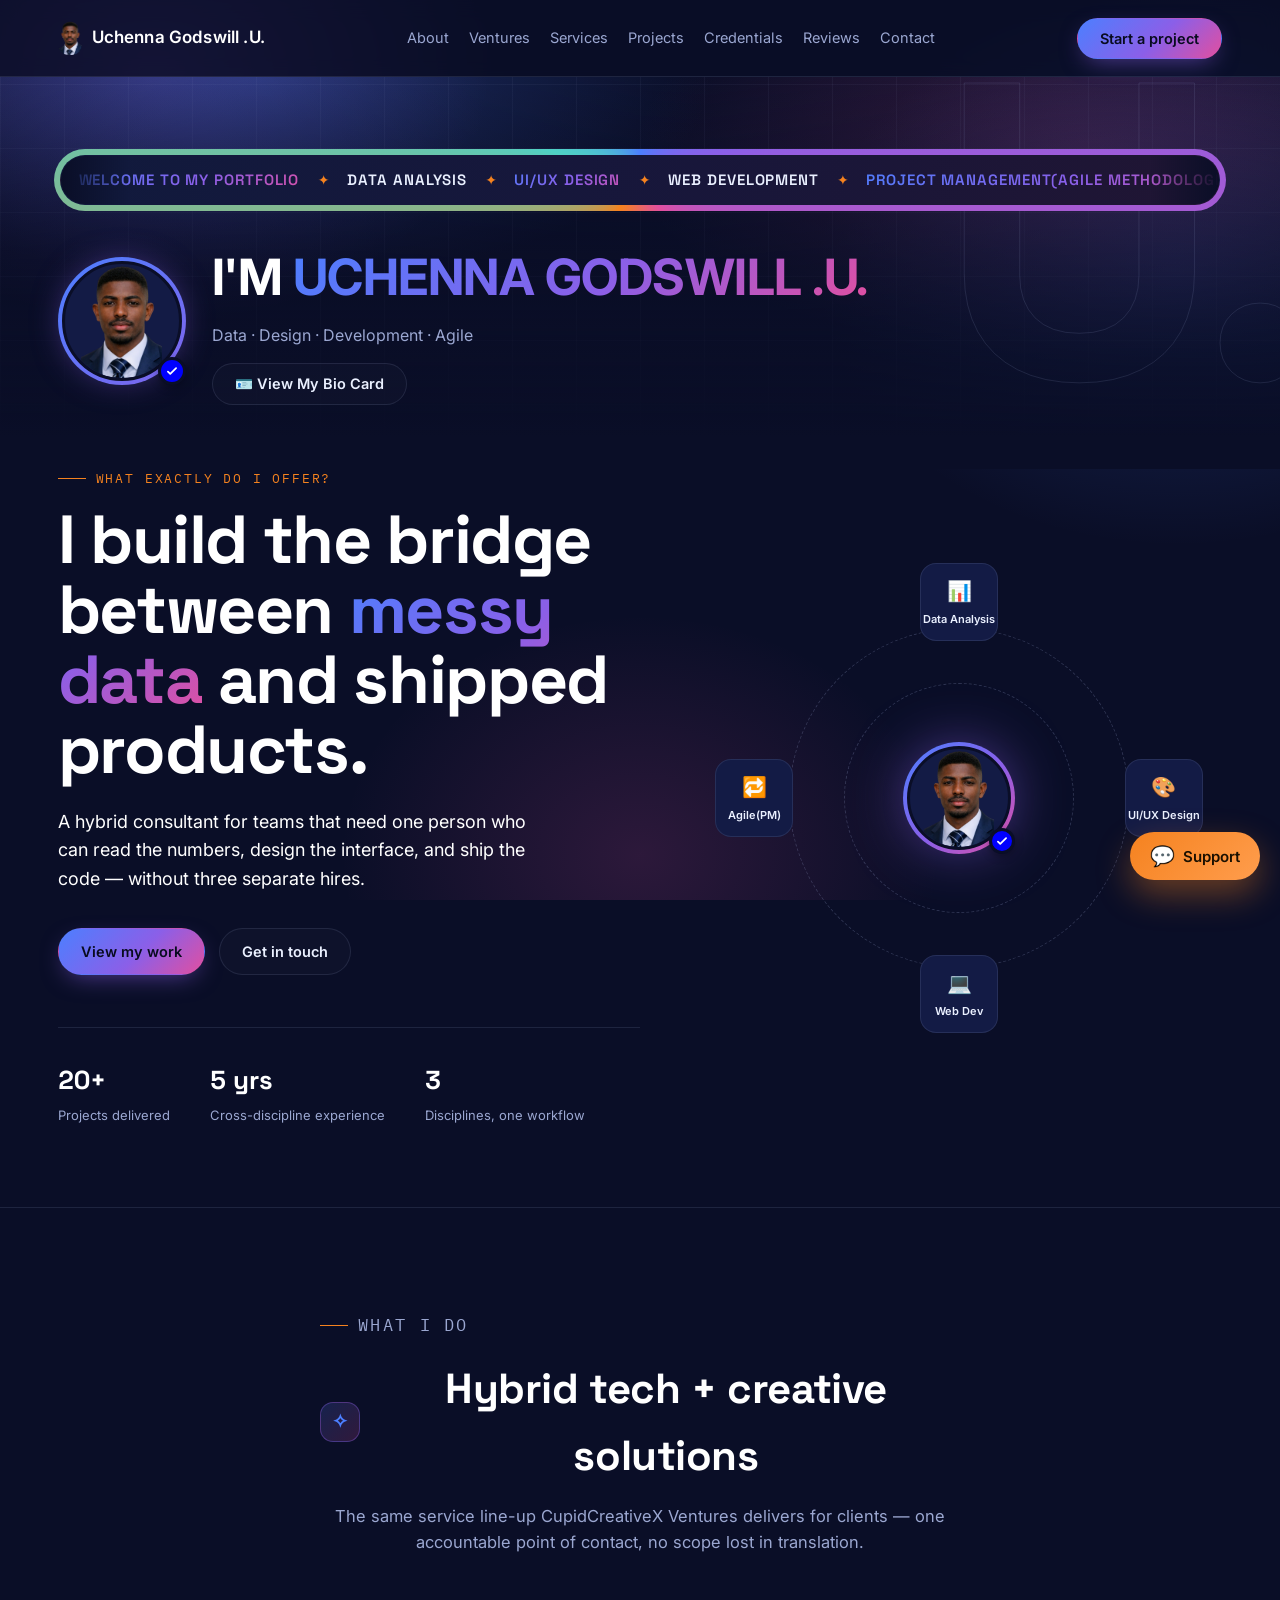
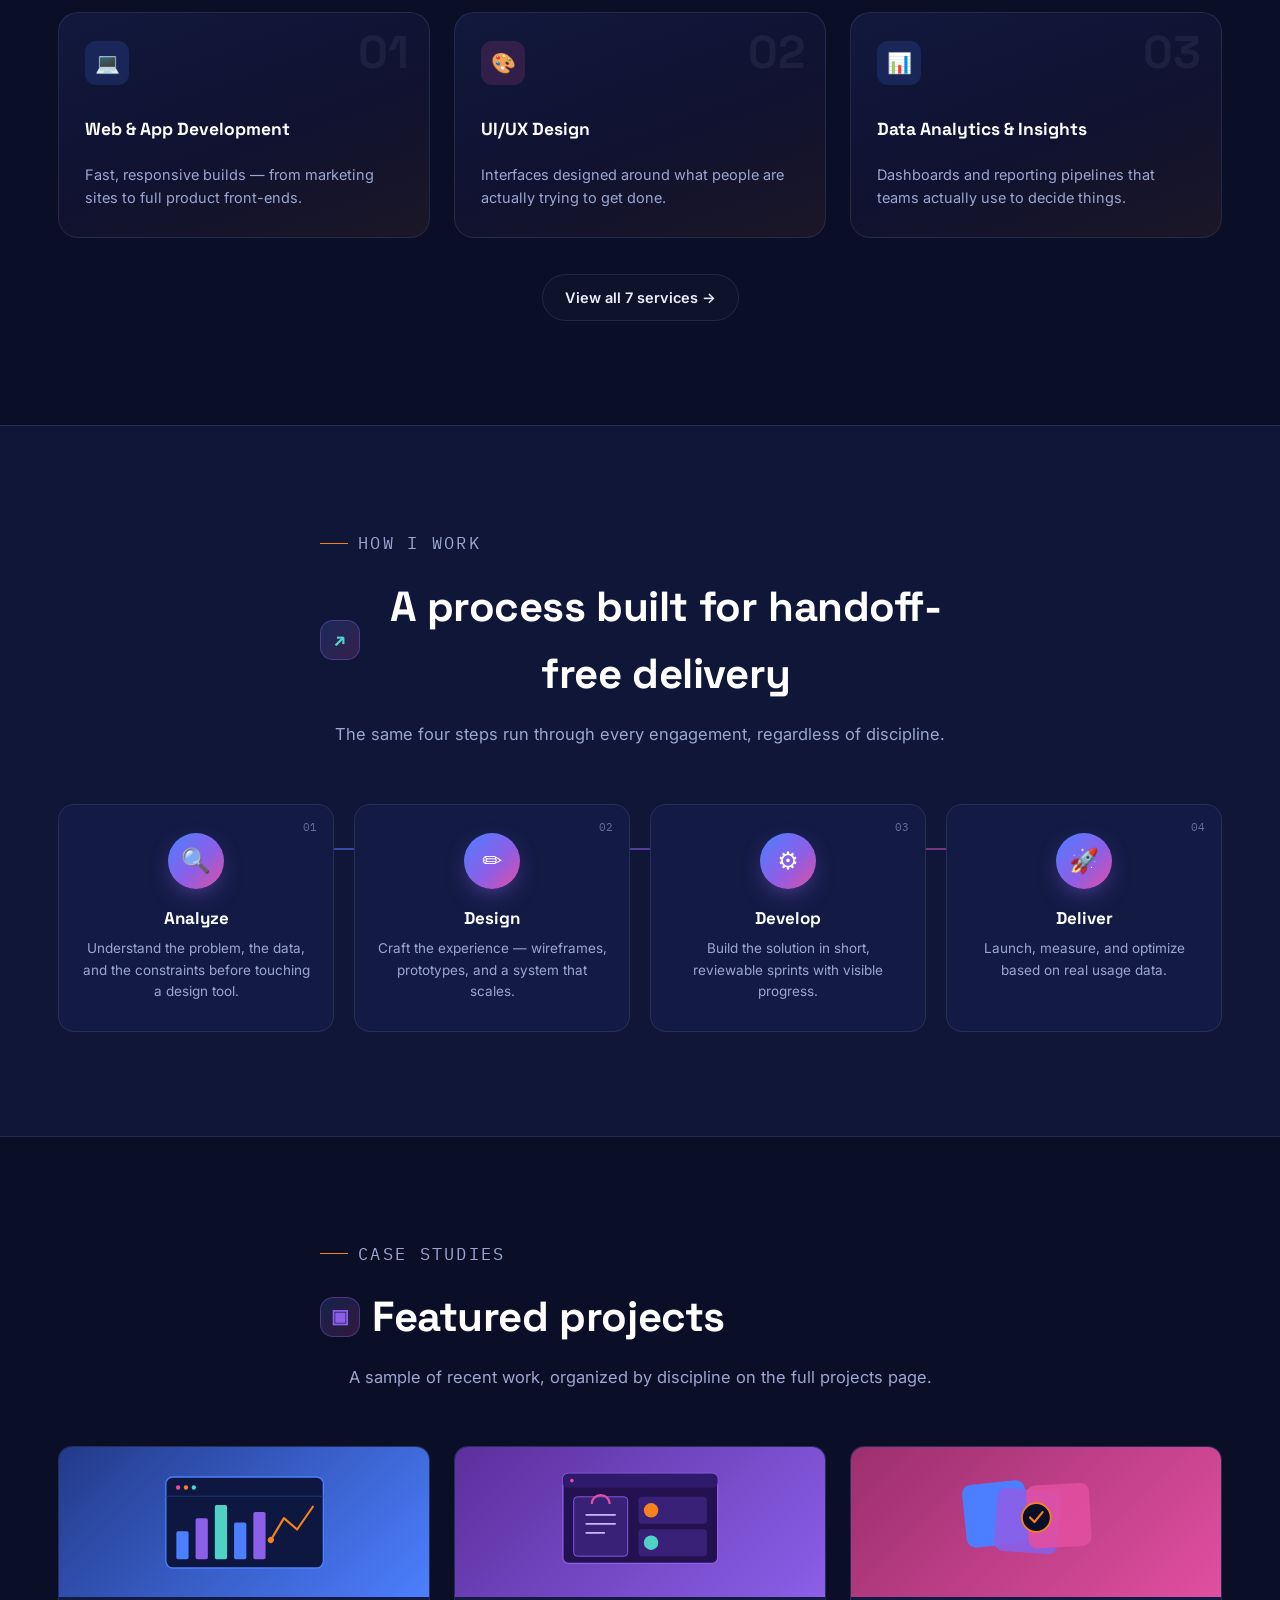
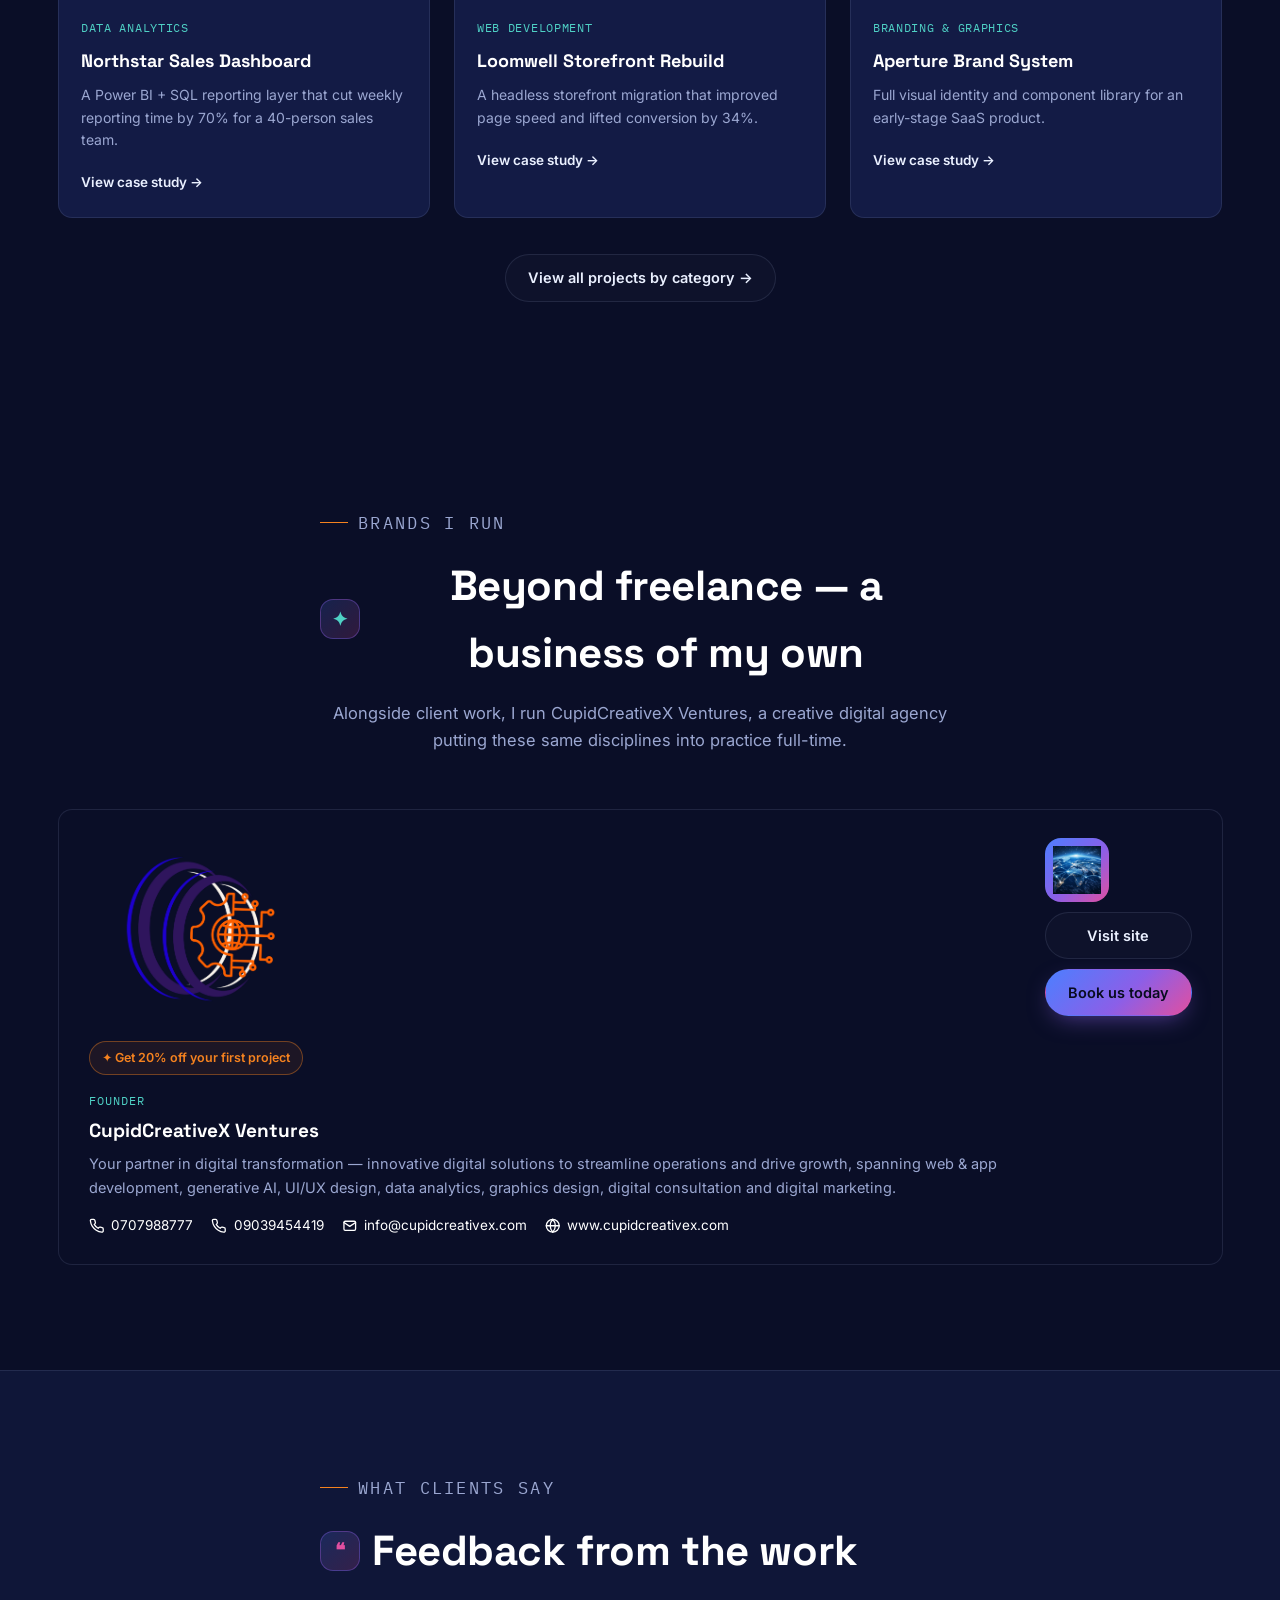
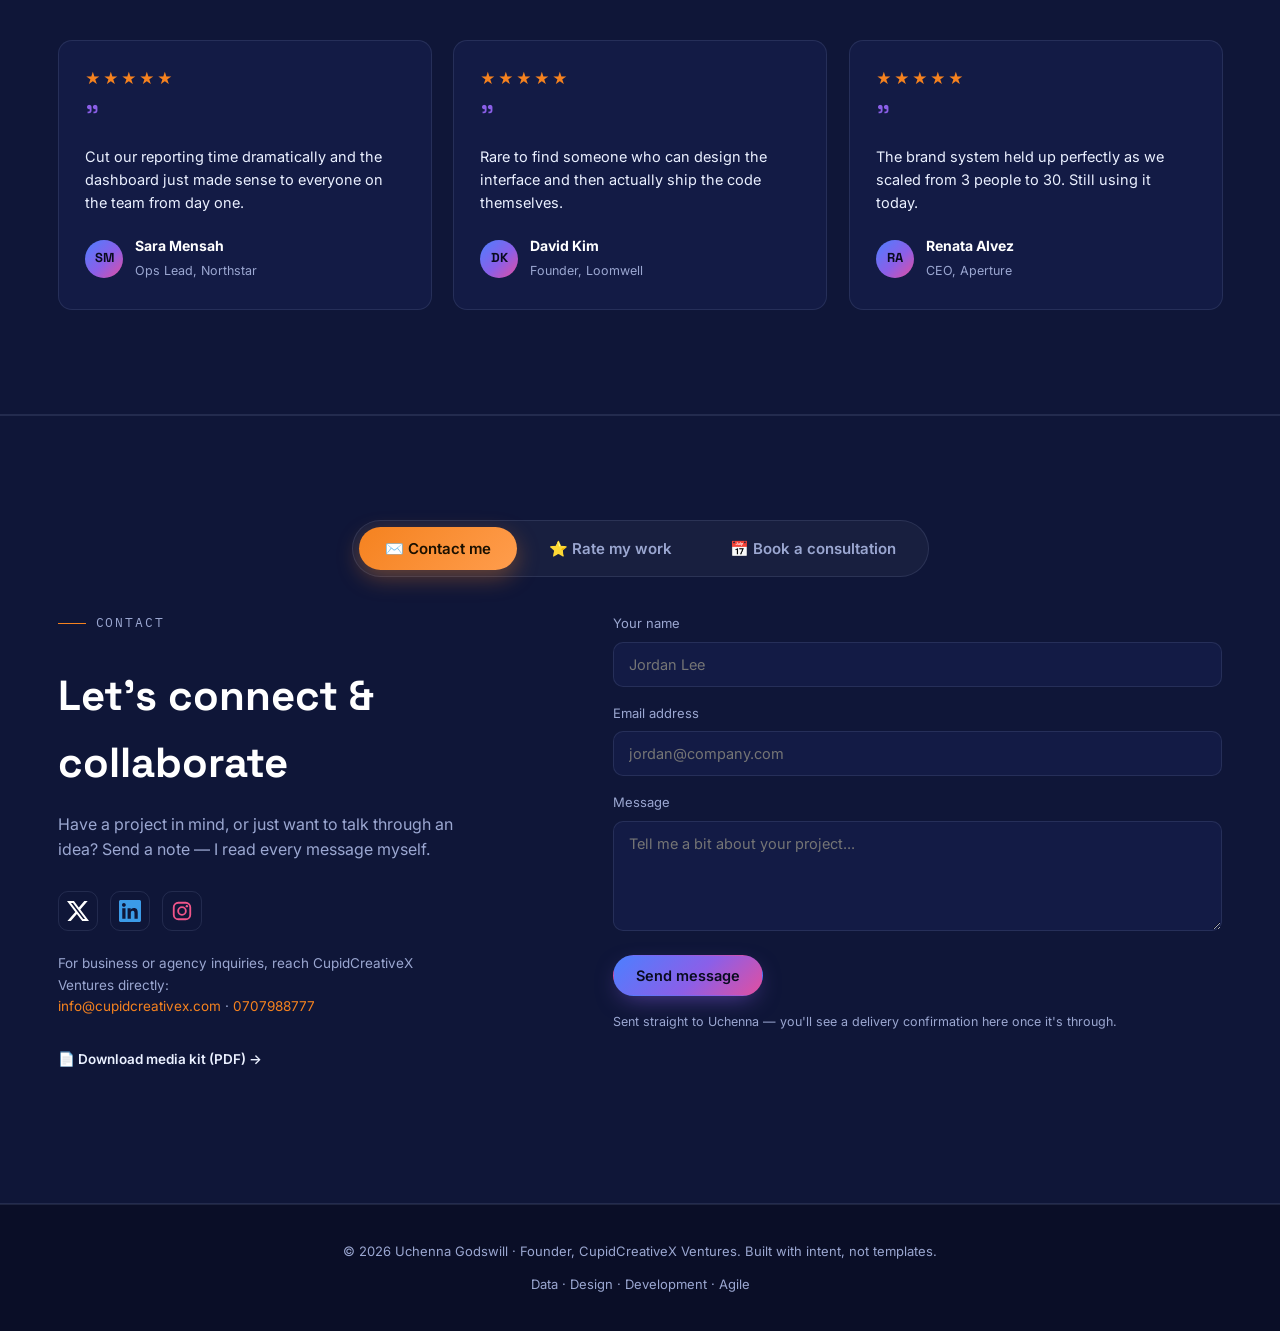
<file: index.html>
<!DOCTYPE html>

<html lang="en">
<head>
<meta charset="utf-8"/>
<meta content="width=device-width, initial-scale=1.0" name="viewport"/>
<title>Uchenna Godswill — Data · Design · Development · Agile</title>
<meta content="Uchenna Godswill — data analytics, design, development and agile delivery. Founder of CupidCreativeX." name="description"/>
<link href="assets/cupidcreativex-mark.png" rel="icon" type="image/png"/>
<link href="https://fonts.googleapis.com" rel="preconnect"/>
<link crossorigin="" href="https://fonts.gstatic.com" rel="preconnect"/>
<link href="https://fonts.googleapis.com/css2?family=Space+Grotesk:wght@400;500;600;700&amp;family=Inter:wght@400;500;600&amp;family=IBM+Plex+Mono:wght@400;500&amp;display=swap" rel="stylesheet"/>
<link href="styles.css?v=1793900002" rel="stylesheet"/>
</head>
<body data-pg="home">
<div class="bg-glow"></div>
<header>
<nav class="wrap">
<a aria-label="Go to homepage" class="logo" href="index.html"><img alt="" id="siteLogo" src="assets/cupidcreativex-mark.png"/><span id="siteName">Uchenna Godswill .U.</span></a>
<ul class="nav-links" id="navLinks">
<li><a data-edit="nav.1" href="about.html">About</a></li>
<li><a data-edit="nav.2" href="ventures.html">Ventures</a></li>
<li><a data-edit="nav.3" href="services.html">Services</a></li>
<li><a data-edit="nav.4" href="projects.html">Projects</a></li>
<li><a data-edit="nav.5" href="credentials.html">Credentials</a></li>
<li><a data-edit="nav.6" href="reviews.html">Reviews</a></li>
<li><a data-edit="nav.7" href="contact.html">Contact</a></li>
<li class="admin-only" hidden=""><a href="admin/dashboard.html">Dashboard</a></li>
</ul>
<div class="nav-cta">
<button aria-controls="navLinks" aria-label="Toggle menu" class="nav-toggle" id="navToggle">☰</button>
<button class="btn btn-primary" data-open-quiz="" type="button">Start a project</button>
</div>
</nav>
</header>
<section class="hero" data-sec="home.1">
<div class="hero-banner">
<div class="wrap">
<p class="sr-only" data-edit="home.1">Welcome to my portfolio</p>
<div class="marquee-fx"><div aria-hidden="true" class="marquee">
<div class="marquee-track">
<div class="marquee-group">
<span class="txt grad">Welcome to my portfolio</span><span class="dot">✦</span>
<span class="txt">Data Analysis</span><span class="dot">✦</span>
<span class="txt grad">UI/UX Design</span><span class="dot">✦</span>
<span class="txt">Web Development</span><span class="dot">✦</span>
<span class="txt grad">Project Management(Agile methodologies)</span><span class="dot">✦</span>
</div>
<div class="marquee-group">
<span class="txt">Welcome to my portfolio</span><span class="dot">✦</span>
<span class="txt grad">Data Analysis</span><span class="dot">✦</span>
<span class="txt">UI/UX Design</span><span class="dot">✦</span>
<span class="txt grad">Web Development</span><span class="dot">✦</span>
<span class="txt">Project Management(Agile methodologies)</span><span class="dot">✦</span>
</div>
</div>
</div></div>
<div class="hero-top">
<div class="avatar-frame">
<div class="avatar-inner">
<!-- EDIT ME: swap this for your real photo -> <img src="assets/your-photo.jpg" alt="Uchenna Godswill"> -->
<img alt="Uchenna Godswill" src="assets/cupidcreativex-mark.png"/>
</div>
<span aria-label="Verified profile" class="verify-badge" title="Verified">
<svg fill="none" viewbox="0 0 24 24"><path d="M5 13l4 4L19 7" stroke="#fff" stroke-linecap="round" stroke-linejoin="round" stroke-width="3"></path></svg>
</span>
</div>
<div>
<div class="hero-name">
<span>I'M <span class="name-full">UCHENNA GODSWILL .U.</span></span>
</div>
<p class="hero-role" data-edit="home.2">Data · Design · Development · Agile</p>
<button class="btn btn-ghost" data-edit="home.3" data-open-bio="" id="bioCardBtn" style="margin-top:14px;" type="button">🪪 View My Bio Card</button>
</div>
</div>
</div>
</div>
<div class="wrap hero-grid">
<div>
<p class="eyebrow" data-edit="home.4">What exactly do I offer?</p>
<h1 data-edit="home.5">I build the bridge between <span class="accent">messy data</span> and shipped products.</h1>
<p class="lead" data-edit="home.6">
<!-- EDIT ME: your real positioning statement -->
        A hybrid consultant for teams that need one person who can read the numbers,
        design the interface, and ship the code — without three separate hires.
      </p>
<div class="hero-actions">
<a class="btn btn-primary" data-edit="home.7" href="projects.html">View my work</a>
<a class="btn btn-ghost" data-edit="home.8" href="contact.html">Get in touch</a>
</div>
<div class="stat-row">
<div class="stat"><b>20+</b><span>Projects delivered</span></div>
<div class="stat"><b>5 yrs</b><span>Cross-discipline experience</span></div>
<div class="stat"><b>3</b><span>Disciplines, one workflow</span></div>
</div>
</div>
<div aria-hidden="true" class="orbit-wrap">
<div class="orbit-ring ring-2"></div>
<div class="orbit-ring ring-1"></div>
<svg class="orbit-bolt-svg" preserveaspectratio="none" viewbox="0 0 100 100">
<path class="orbit-bolt bolt-1" d="M60.6,60.6 L62.7,67.0 L69.8,69.8" fill="none" stroke="#4fd1c5" stroke-linecap="round" stroke-linejoin="round" stroke-width="1.4"></path>
<circle class="orbit-spark spark-1" cx="69.8" cy="69.8" fill="#4fd1c5" r="1.4"></circle>
<path class="orbit-bolt bolt-2" d="M39.4,60.6 L37.3,62.7 L30.2,69.8" fill="none" stroke="#8b5fe8" stroke-linecap="round" stroke-linejoin="round" stroke-width="1.4"></path>
<circle class="orbit-spark spark-2" cx="30.2" cy="69.8" fill="#8b5fe8" r="1.4"></circle>
<path class="orbit-bolt bolt-3" d="M39.4,39.4 L37.5,35.0 L30.2,30.2" fill="none" stroke="#4c7fff" stroke-linecap="round" stroke-linejoin="round" stroke-width="1.4"></path>
<circle class="orbit-spark spark-3" cx="30.2" cy="30.2" fill="#4c7fff" r="1.4"></circle>
<path class="orbit-bolt bolt-4" d="M60.6,39.4 L67.0,37.3 L69.8,30.2" fill="none" stroke="#e14fa0" stroke-linecap="round" stroke-linejoin="round" stroke-width="1.4"></path>
<circle class="orbit-spark spark-4" cx="69.8" cy="30.2" fill="#e14fa0" r="1.4"></circle>
</svg>
<div class="orbit-core">
<div class="orbit-core-inner">
<!-- EDIT ME: swap for your real photo -> <img src="assets/your-photo.jpg" alt="Uchenna Godswill"> -->
<img alt="Global network — Uchenna Godswill" src="assets/cupidcreativex-mark.png"/>
</div>
<span aria-label="Verified profile" class="verify-badge" title="Verified">
<svg fill="none" viewbox="0 0 24 24"><path d="M5 13l4 4L19 7" stroke="#fff" stroke-linecap="round" stroke-linejoin="round" stroke-width="3"></path></svg>
</span>
</div>
<div class="orbit-spin">
<div class="orbit-node n1"><span class="ic">📊</span>Data Analysis</div>
<div class="orbit-node n2"><span class="ic">🎨</span>UI/UX Design</div>
<div class="orbit-node n3"><span class="ic">💻</span>Web Dev</div>
<div class="orbit-node n4"><span class="ic">🔁</span>Agile(PM)</div>
</div>
</div>
</div>
</section>
<!-- ============ ABOUT ============ -->
<section data-sec="home.2" id="services">
<div class="wrap">
<div class="section-head">
<p class="eyebrow" data-edit="home.9">What I Do</p>
<h2 data-edit="home.10">Hybrid tech + creative solutions</h2>
<p data-edit="home.11">The same service line-up CupidCreativeX Ventures delivers for clients — one accountable point of contact, no scope lost in translation.</p>
</div>
<div class="grid-6" data-reveal-stagger="">
<div class="card">
<div class="card-ic ic-blue">💻</div>
<h3 data-edit="home.39">Web &amp; App Development</h3>
<p data-edit="home.40">Fast, responsive builds — from marketing sites to full product front-ends.</p>
</div>
<div class="card">
<div class="card-ic ic-magenta">🎨</div>
<h3 data-edit="home.41">UI/UX Design</h3>
<p data-edit="home.42">Interfaces designed around what people are actually trying to get done.</p>
</div>
<div class="card">
<div class="card-ic ic-blue">📊</div>
<h3 data-edit="home.43">Data Analytics &amp; Insights</h3>
<p data-edit="home.44">Dashboards and reporting pipelines that teams actually use to decide things.</p>
</div>
</div>
<div style="text-align:center; margin-top:36px;">
<a class="btn btn-ghost" data-edit="home.12" href="services.html">View all 7 services →</a>
</div>
</div>
</section>
<!-- ============ PROCESS ============ -->
<section class="section-alt" data-sec="home.3" id="process">
<div class="wrap">
<div class="section-head">
<p class="eyebrow" data-edit="home.13">How I Work</p>
<h2 data-edit="home.14">A process built for handoff-free delivery</h2>
<p data-edit="home.15">The same four steps run through every engagement, regardless of discipline.</p>
</div>
<div class="process-strip" data-reveal-stagger="">
<div class="process-item">
<span class="num">01</span>
<div class="process-icon process-icon-analyze"><span>🔍</span></div>
<h3 data-edit="home.16">Analyze</h3>
<p data-edit="home.17">Understand the problem, the data, and the constraints before touching a design tool.</p>
</div>
<div class="process-item">
<span class="num">02</span>
<div class="process-icon process-icon-design"><span>✏️</span></div>
<h3 data-edit="home.18">Design</h3>
<p data-edit="home.19">Craft the experience — wireframes, prototypes, and a system that scales.</p>
</div>
<div class="process-item">
<span class="num">03</span>
<div class="process-icon process-icon-develop"><span>⚙️</span></div>
<h3 data-edit="home.20">Develop</h3>
<p data-edit="home.21">Build the solution in short, reviewable sprints with visible progress.</p>
</div>
<div class="process-item">
<span class="num">04</span>
<div class="process-icon process-icon-deliver"><span>🚀</span></div>
<h3 data-edit="home.22">Deliver</h3>
<p data-edit="home.23">Launch, measure, and optimize based on real usage data.</p>
</div>
</div>
</div>
</section>
<!-- ============ PROJECTS ============ -->
<section data-sec="home.4" id="projects">
<div class="wrap">
<div class="section-head">
<p class="eyebrow" data-edit="home.24">Case Studies</p>
<h2 data-edit="home.25">Featured projects</h2>
<p data-edit="home.26">A sample of recent work, organized by discipline on the full projects page.</p>
</div>
<div class="project-grid" data-reveal-stagger="">
<div class="project-card" id="northstar-dashboard">
<div class="project-thumb thumb-1">
<svg fill="none" height="70%" viewbox="0 0 200 120" width="70%">
<rect fill="#0d1740" height="104" rx="8" stroke="#4c7fff" stroke-width="1.5" width="180" x="10" y="8"></rect>
<circle cx="24" cy="20" fill="#e14fa0" r="2.5"></circle>
<circle cx="33" cy="20" fill="#f5821f" r="2.5"></circle>
<circle cx="42" cy="20" fill="#4fd1c5" r="2.5"></circle>
<line stroke="#233a8a" stroke-width="1" x1="10" x2="190" y1="30" y2="30"></line>
<rect class="chart-bar" fill="#4c7fff" height="32" rx="2" style="animation-delay:0s" width="14" x="22" y="70"></rect>
<rect class="chart-bar" fill="#8b5fe8" height="47" rx="2" style="animation-delay:.15s" width="14" x="44" y="55"></rect>
<rect class="chart-bar" fill="#4fd1c5" height="62" rx="2" style="animation-delay:.3s" width="14" x="66" y="40"></rect>
<rect class="chart-bar" fill="#4c7fff" height="42" rx="2" style="animation-delay:.45s" width="14" x="88" y="60"></rect>
<rect class="chart-bar" fill="#8b5fe8" height="54" rx="2" style="animation-delay:.6s" width="14" x="110" y="48"></rect>
<polyline fill="none" points="130,80 145,55 160,68 178,42" stroke="#f5821f" stroke-linecap="round" stroke-linejoin="round" stroke-width="2.5"></polyline>
<circle class="chart-trend-dot" fill="#f5821f" r="3.5" style="offset-path:path('M130,80 L145,55 L160,68 L178,42')"></circle>
</svg>
</div>
<div class="project-body">
<span class="project-tag">Data Analytics</span>
<h3>Northstar Sales Dashboard</h3>
<p>A Power BI + SQL reporting layer that cut weekly reporting time by 70% for a 40-person sales team.</p>
<a class="project-link" data-open-project="" href="projects.html#northstar-dashboard">View case study →</a>
</div>
</div>
<div class="project-card" id="loomwell-storefront">
<div class="project-thumb thumb-2">
<svg fill="none" height="72%" viewbox="0 0 200 120" width="72%">
<rect fill="#241150" height="100" rx="6" stroke="#8b5fe8" stroke-width="1.5" width="172" x="14" y="6"></rect>
<rect fill="#2f1a6b" height="16" rx="6" width="172" x="14" y="6"></rect>
<circle cx="24" cy="14" fill="#e14fa0" r="2"></circle>
<rect fill="#3a2178" height="66" rx="4" stroke="#8b5fe8" stroke-width="1" width="60" x="26" y="32"></rect>
<path d="M40 52 h32 M40 62 h32 M40 72 h20" stroke="#c9b8ff" stroke-linecap="round" stroke-width="2"></path>
<path d="M46 40 a10 10 0 0 1 20 0" fill="none" stroke="#e14fa0" stroke-width="2.5"></path>
<rect fill="#3a2178" height="30" rx="4" width="76" x="98" y="32"></rect>
<rect fill="#3a2178" height="30" rx="4" width="76" x="98" y="68"></rect>
<circle cx="112" cy="47" fill="#f5821f" r="8"></circle>
<circle cx="112" cy="83" fill="#4fd1c5" r="8"></circle>
</svg>
</div>
<div class="project-body">
<span class="project-tag">Web Development</span>
<h3>Loomwell Storefront Rebuild</h3>
<p>A headless storefront migration that improved page speed and lifted conversion by 34%.</p>
<a class="project-link" data-open-project="" href="projects.html#loomwell-storefront">View case study →</a>
</div>
</div>
<div class="project-card" id="aperture-brand-system">
<div class="project-thumb thumb-3">
<svg fill="none" height="72%" viewbox="0 0 200 120" width="72%">
<rect fill="#4c7fff" height="70" rx="10" transform="rotate(-6 55 51)" width="70" x="20" y="16"></rect>
<rect fill="#8b5fe8" height="70" opacity="0.92" rx="10" transform="rotate(4 90 59)" width="70" x="55" y="24"></rect>
<rect fill="#e14fa0" height="70" opacity="0.9" rx="10" transform="rotate(-3 125 53)" width="70" x="90" y="18"></rect>
<circle cx="100" cy="55" fill="#0a0e27" r="16" stroke="#f5821f" stroke-width="2"></circle>
<path d="M93 55 l5 5 9 -11" fill="none" stroke="#f5821f" stroke-linecap="round" stroke-linejoin="round" stroke-width="2.4"></path>
</svg>
</div>
<div class="project-body">
<span class="project-tag">Branding &amp; Graphics</span>
<h3>Aperture Brand System</h3>
<p>Full visual identity and component library for an early-stage SaaS product.</p>
<a class="project-link" data-open-project="" href="projects.html#aperture-brand-system">View case study →</a>
</div>
</div>
</div>
<div style="text-align:center; margin-top:36px;">
<a class="btn btn-ghost" data-edit="home.27" href="projects.html">View all projects by category →</a>
</div>
</div>
</section><section data-sec="home.7" id="ventures">
<div class="wrap">
<div class="section-head">
<p class="eyebrow" data-edit="home.46">Brands I Run</p>
<h2 data-edit="home.47">Beyond freelance — a business of my own</h2>
<p data-edit="home.48">Alongside client work, I run CupidCreativeX Ventures, a creative digital agency putting these same disciplines into practice full-time.</p>
</div>
<div class="venture-card venture-card-split" data-reveal="">
<div>
<img alt="CupidCreativeX — Visually Transforming..." class="venture-full-logo" data-edit="home.49" src="assets/cupidcreativex-logo1.png"/>
<span class="venture-badge">✦ Get 20% off your first project</span>
<div class="venture-copy">
<span class="tag">Founder</span>
<h3 data-edit="home.50">CupidCreativeX Ventures</h3>
<p data-edit="home.51">Your partner in digital transformation — innovative digital solutions to streamline
          operations and drive growth, spanning web &amp; app development, generative AI, UI/UX design,
          data analytics, graphics design, digital consultation and digital marketing.</p>
</div>
<div class="venture-contact">
<a class="has-gi" href="tel:0707988777"><svg aria-hidden="true" class="gi" fill="none" stroke="currentColor" stroke-linecap="round" stroke-linejoin="round" stroke-width="2" viewbox="0 0 24 24"><path d="M22 16.92v3a2 2 0 0 1-2.18 2 19.79 19.79 0 0 1-8.63-3.07 19.5 19.5 0 0 1-6-6 19.79 19.79 0 0 1-3.07-8.67A2 2 0 0 1 4.11 2h3a2 2 0 0 1 2 1.72 12.84 12.84 0 0 0 .7 2.81 2 2 0 0 1-.45 2.11L8.09 9.91a16 16 0 0 0 6 6l1.27-1.27a2 2 0 0 1 2.11-.45 12.84 12.84 0 0 0 2.81.7A2 2 0 0 1 22 16.92z"></path></svg> 0707988777</a>
<a class="has-gi" href="tel:09039454419"><svg aria-hidden="true" class="gi" fill="none" stroke="currentColor" stroke-linecap="round" stroke-linejoin="round" stroke-width="2" viewbox="0 0 24 24"><path d="M22 16.92v3a2 2 0 0 1-2.18 2 19.79 19.79 0 0 1-8.63-3.07 19.5 19.5 0 0 1-6-6 19.79 19.79 0 0 1-3.07-8.67A2 2 0 0 1 4.11 2h3a2 2 0 0 1 2 1.72 12.84 12.84 0 0 0 .7 2.81 2 2 0 0 1-.45 2.11L8.09 9.91a16 16 0 0 0 6 6l1.27-1.27a2 2 0 0 1 2.11-.45 12.84 12.84 0 0 0 2.81.7A2 2 0 0 1 22 16.92z"></path></svg> 09039454419</a>
<a class="has-gi" href="mailto:info@cupidcreativex.com"><svg aria-hidden="true" class="gi" fill="none" stroke="currentColor" stroke-linecap="round" stroke-linejoin="round" stroke-width="2" viewbox="0 0 24 24"><rect height="14" rx="2" width="18" x="3" y="5"></rect><path d="m3 7 9 6 9-6"></path></svg> info@cupidcreativex.com</a>
<a class="has-gi" href="https://cupidcreativex.com" rel="noopener" target="_blank"><svg aria-hidden="true" class="gi" fill="none" stroke="currentColor" stroke-linecap="round" stroke-linejoin="round" stroke-width="2" viewbox="0 0 24 24"><circle cx="12" cy="12" r="10"></circle><path d="M2 12h20M12 2a15.3 15.3 0 0 1 4 10 15.3 15.3 0 0 1-4 10 15.3 15.3 0 0 1-4-10 15.3 15.3 0 0 1 4-10z"></path></svg> www.cupidcreativex.com</a>
</div>
</div>
<div style="display:flex; flex-direction:column; gap:10px;">
<div class="venture-logo"><img alt="CupidCreativeX icon logo" data-edit="home.52" src="assets/globe.png"/></div>
<a class="btn btn-ghost" data-edit="home.53" href="https://cupidcreativex.com" rel="noopener" target="_blank">Visit site</a>
<a class="btn btn-primary" data-edit="home.54" href="mailto:info@cupidcreativex.com">Book us today</a>
</div>
</div>
</div>
</section>
<!-- ============ CLIENTS & TESTIMONIALS ============ -->
<section class="section-alt" data-sec="home.5" id="testimonials">
<div class="wrap">
<div class="section-head">
<p class="eyebrow" data-edit="home.28">What Clients Say</p>
<h2 data-edit="home.29">Feedback from the work</h2>
</div>
<!-- EDIT ME: swap in real testimonials -->
<div class="testi-grid" data-reveal-stagger="">
<div class="testi-card">
<div class="testi-stars"><span class="filled">★★★★★</span></div>
<span class="quote-mark">"</span>
<p class="quote">Cut our reporting time dramatically and the dashboard just made sense to everyone on the team from day one.</p>
<div class="testi-person">
<div class="testi-avatar">SM</div>
<div><b>Sara Mensah</b><span>Ops Lead, Northstar</span></div>
</div>
</div>
<div class="testi-card">
<div class="testi-stars"><span class="filled">★★★★★</span></div>
<span class="quote-mark">"</span>
<p class="quote">Rare to find someone who can design the interface and then actually ship the code themselves.</p>
<div class="testi-person">
<div class="testi-avatar">DK</div>
<div><b>David Kim</b><span>Founder, Loomwell</span></div>
</div>
</div>
<div class="testi-card">
<div class="testi-stars"><span class="filled">★★★★★</span></div>
<span class="quote-mark">"</span>
<p class="quote">The brand system held up perfectly as we scaled from 3 people to 30. Still using it today.</p>
<div class="testi-person">
<div class="testi-avatar">RA</div>
<div><b>Renata Alvez</b><span>CEO, Aperture</span></div>
</div>
</div>
</div>
</div>
</section>
<!-- ============ RATE US & TESTIMONIAL ============ -->
<section class="section-alt switch-wrap" data-sec="home.6" id="connect"><div class="wrap">
<div class="switch-tabs" role="tablist"><button class="on" data-tab="contact" role="tab" type="button">✉️ Contact<span class="sw-l"> me</span></button><button data-tab="rate-us" role="tab" type="button">⭐ Rate<span class="sw-l"> my work</span></button>
<button data-tab="book" role="tab" type="button">📅 Book<span class="sw-l"> a consultation</span></button></div>
<div class="switch-pane" data-pane="contact" id="contact"><div class="contact-grid">
<div class="contact-info" data-reveal="">
<p class="eyebrow" data-edit="home.30">Contact</p>
<h2 data-edit="home.31">Let's connect &amp; collaborate</h2>
<p data-edit="home.32">Have a project in mind, or just want to talk through an idea? Send a note — I read every message myself.</p>
<div class="social-row">
<a aria-label="Twitter / X" data-n="x" href="#" style="--bc:#000000"><svg aria-hidden="true" viewbox="0 0 24 24"><path d="M18.901 1.153h3.68l-8.04 9.19L24 22.846h-7.406l-5.8-7.584-6.638 7.584H.474l8.6-9.83L0 1.154h7.594l5.243 6.932ZM17.61 20.644h2.039L6.486 3.24H4.298Z"></path></svg></a>
<a aria-label="LinkedIn" data-n="linkedin" href="#" style="--bc:#0A66C2"><svg aria-hidden="true" viewbox="0 0 24 24"><path d="M20.447 20.452h-3.554v-5.569c0-1.328-.027-3.037-1.852-3.037-1.853 0-2.136 1.445-2.136 2.939v5.667H9.351V9h3.414v1.561h.046c.477-.9 1.637-1.85 3.37-1.85 3.601 0 4.267 2.37 4.267 5.455v6.286zM5.337 7.433c-1.144 0-2.063-.926-2.063-2.065 0-1.138.92-2.063 2.063-2.063 1.14 0 2.064.925 2.064 2.063 0 1.139-.925 2.065-2.064 2.065zm1.782 13.019H3.555V9h3.564v11.452zM22.225 0H1.771C.792 0 0 .774 0 1.729v20.542C0 23.227.792 24 1.771 24h20.451C23.2 24 24 23.227 24 22.271V1.729C24 .774 23.2 0 22.222 0h.003z"></path></svg></a>
<a aria-label="Instagram" data-n="instagram" href="#" style="--bc:#E1306C"><svg aria-hidden="true" viewbox="0 0 24 24"><rect fill="none" height="18" rx="5" stroke="currentColor" stroke-width="2" width="18" x="3" y="3"></rect><circle cx="12" cy="12" fill="none" r="4.2" stroke="currentColor" stroke-width="2"></circle><circle cx="17.3" cy="6.7" r="1.3"></circle></svg></a>
</div>
<p data-edit="home.33" style="margin-top:22px; font-size:13.5px; color:var(--ink-dim);">
        For business or agency inquiries, reach CupidCreativeX Ventures directly:<br/>
<a href="mailto:info@cupidcreativex.com" style="color:var(--orange);">info@cupidcreativex.com</a> ·
        <a href="tel:0707988777" style="color:var(--orange);">0707988777</a>
</p>
<!-- EDIT ME: point this at your actual media kit / one-pager PDF -->
<p data-edit="home.34" style="margin-top:14px;">
<a class="project-link" href="#">📄 Download media kit (PDF) →</a>
</p>
</div>
<form data-reveal="" id="contactForm">
<div class="field">
<label for="name">Your name</label>
<input id="name" placeholder="Jordan Lee" required="" type="text"/>
</div>
<div class="field">
<label for="email">Email address</label>
<input id="email" placeholder="jordan@company.com" required="" type="email"/>
</div>
<div class="field">
<label for="message">Message</label>
<textarea id="message" placeholder="Tell me a bit about your project..." required=""></textarea>
</div>
<button class="btn btn-primary" id="contactSubmitBtn" style="align-self:flex-start;" type="submit">Send message</button>
<p class="form-note" id="contactStatus">Sent straight to Uchenna — you'll see a delivery confirmation here once it's through.</p>
</form>
</div></div>
<div class="switch-pane" data-pane="rate-us" hidden="" id="rate-us"><div class="contact-grid">
<div class="contact-info" data-reveal="">
<p class="eyebrow" data-edit="home.35">Rate My Work</p>
<h2 data-edit="home.36">How did I do?</h2>
<p data-edit="home.37">Worked with me on a project? I'd love to hear how it went — your rating and testimonial help other clients know what to expect.</p>
<div class="stat-row" style="margin-top:28px; padding-top:0; border-top:none;">
<!-- EDIT ME: swap in your real aggregate numbers once you have reviews coming in -->
<div class="stat"><b>4.9★</b><span>Average rating</span></div>
<div class="stat"><b>12+</b><span>Client reviews</span></div>
</div>
</div>
<div data-reveal="">
<form id="rateForm">
<div class="rate-stars" id="rateStars">
<button aria-label="1 star" class="rate-star" data-value="1" type="button">★</button>
<button aria-label="2 stars" class="rate-star" data-value="2" type="button">★</button>
<button aria-label="3 stars" class="rate-star" data-value="3" type="button">★</button>
<button aria-label="4 stars" class="rate-star" data-value="4" type="button">★</button>
<button aria-label="5 stars" class="rate-star" data-value="5" type="button">★</button>
</div>
<p class="form-note" id="rateHint" style="margin-bottom:18px;">Tap a star to rate your experience.</p>
<div class="field">
<label for="rateName">Your name</label>
<input id="rateName" placeholder="Jordan Lee" required="" type="text"/>
</div>
<div class="field">
<label for="rateRole">Role / Company (optional)</label>
<input id="rateRole" placeholder="Founder, Acme Co." type="text"/>
</div>
<div class="field">
<label for="rateMsg">Your testimonial</label>
<textarea id="rateMsg" placeholder="Tell others what it was like working together..." required=""></textarea>
</div>
<button class="btn btn-primary" style="width:100%; justify-content:center;" type="submit">Submit review</button>
<p class="form-note" style="margin-top:10px;">Opens your email app with your review pre-filled — hit send and it goes straight to me.</p>
</form>
<div class="rate-success" id="rateSuccess">
<div class="check">✓</div>
<h3 data-edit="home.38">Thank you!</h3>
<p class="book-sub" id="rateStatus">Your review means a lot — I'll get it added to the site.</p>
</div>
</div>
</div></div><div class="switch-pane" data-pane="book" hidden="" id="book"><div class="book-card"><div id="bookForm">
<div class="avatar-frame">
<div class="avatar-inner">
<svg fill="none" stroke="#9ba7d1" stroke-width="1.4" viewbox="0 0 24 24">
<circle cx="12" cy="8" r="4"></circle>
<path d="M4 20c0-4.4 3.6-7 8-7s8 2.6 8 7"></path>
</svg>
</div>
</div>
<h3 id="bookTitle">Book a 1:1 consultation</h3>
<p class="book-sub" data-edit="home.45">30 minutes with me, no charge — let's talk through your project before anything is scoped.</p>
<form id="consultForm">
<div class="field">
<label for="bName">Your name</label>
<input id="bName" placeholder="Jordan Lee" required="" type="text"/>
</div>
<div class="field">
<label for="bEmail">Email address</label>
<input id="bEmail" placeholder="jordan@company.com" required="" type="email"/>
</div>
<div class="field">
<label for="bDate">Preferred date &amp; time</label>
<input id="bDate" required="" type="datetime-local"/>
</div>
<div class="field">
<label for="bMsg">What's on your mind?</label>
<textarea id="bMsg" placeholder="A quick line about your project..."></textarea>
</div>
<button class="btn btn-primary" id="bookSubmitBtn" style="width:100%; justify-content:center; margin-top:4px;" type="submit">
          Request consultation
        </button>
<p class="form-note" style="margin-top:10px;">Sent straight to Uchenna — you'll see a delivery confirmation below once it's through.</p>
</form>
</div><div class="book-success" id="bookSuccess">
<div class="check">✓</div>
<h3>Request sent!</h3>
<p class="book-sub" id="bookStatus">Thanks — I'll get back to you shortly to confirm the time.</p>
<button class="btn btn-ghost" id="bookAgain" style="width:100%; justify-content:center;">Book another slot</button>
</div></div></div></div></section>
<footer>
<div class="wrap">
<p>© 2026 Uchenna Godswill · Founder, CupidCreativeX Ventures. Built with intent, not templates.</p>
<p>Data · Design · Development · Agile</p>
</div>
</footer>
<!-- ============ BIO CARD MODAL ============ -->
<div aria-labelledby="bioName" aria-modal="true" class="bio-overlay" id="bioOverlay" role="dialog">
<div class="bio-modal bio2">
<button aria-label="Close bio card" class="book-close" id="bioClose">✕</button>
<div class="bio-cover"></div>
<div class="bio-head2">
<div class="avatar-frame bio-avatar"><div class="avatar-inner"><img alt="Uchenna Godswill" src="assets/cupidcreativex-mark.png"/></div></div>
<div class="bio-id"><h3 id="bioName">Uchenna Godswill</h3><p class="bio-title" data-edit="bio.1">Founder, CupidCreativeX Ventures</p><span class="bio-badge"><i class="pulse"></i> Available for new projects</span></div>
</div>
<div class="bio-actions">
<a class="btn btn-primary has-gi" data-edit="bio.2" href="mailto:uchennagodswill9@gmail.com"><svg aria-hidden="true" class="gi" fill="none" stroke="currentColor" stroke-linecap="round" stroke-linejoin="round" stroke-width="2" viewbox="0 0 24 24"><rect height="14" rx="2" width="18" x="3" y="5"></rect><path d="m3 7 9 6 9-6"></path></svg> Email</a>
<a class="btn btn-ghost has-gi" data-edit="bio.3" href="tel:+2349039454419"><svg aria-hidden="true" class="gi" fill="none" stroke="currentColor" stroke-linecap="round" stroke-linejoin="round" stroke-width="2" viewbox="0 0 24 24"><path d="M22 16.92v3a2 2 0 0 1-2.18 2 19.79 19.79 0 0 1-8.63-3.07 19.5 19.5 0 0 1-6-6 19.79 19.79 0 0 1-3.07-8.67A2 2 0 0 1 4.11 2h3a2 2 0 0 1 2 1.72 12.84 12.84 0 0 0 .7 2.81 2 2 0 0 1-.45 2.11L8.09 9.91a16 16 0 0 0 6 6l1.27-1.27a2 2 0 0 1 2.11-.45 12.84 12.84 0 0 0 2.81.7A2 2 0 0 1 22 16.92z"></path></svg> Call</a>
<a class="btn btn-ghost has-gi" data-edit="bio.4" href="https://wa.me/2349039454419" rel="noopener" target="_blank"><svg aria-hidden="true" class="gi gi-fill" viewbox="0 0 24 24"><path d="M17.472 14.382c-.297-.149-1.758-.867-2.03-.967-.273-.099-.471-.148-.67.15-.197.297-.767.966-.94 1.164-.173.199-.347.223-.644.075-.297-.15-1.255-.463-2.39-1.475-.883-.788-1.48-1.761-1.653-2.059-.173-.297-.018-.458.13-.606.134-.133.298-.347.446-.52.149-.174.198-.298.298-.497.099-.198.05-.371-.025-.52-.075-.149-.669-1.612-.916-2.207-.242-.579-.487-.5-.669-.51-.173-.008-.371-.01-.57-.01-.198 0-.52.074-.792.372-.272.297-1.04 1.016-1.04 2.479 0 1.462 1.065 2.875 1.213 3.074.149.198 2.096 3.2 5.077 4.487.709.306 1.262.489 1.694.625.712.227 1.36.195 1.871.118.571-.085 1.758-.719 2.006-1.413.248-.694.248-1.289.173-1.413-.074-.124-.272-.198-.57-.347m-5.421 7.403h-.004a9.87 9.87 0 01-5.031-1.378l-.361-.214-3.741.982.998-3.648-.235-.374a9.86 9.86 0 01-1.51-5.26c.001-5.45 4.436-9.884 9.888-9.884 2.64 0 5.122 1.03 6.988 2.898a9.825 9.825 0 012.893 6.994c-.003 5.45-4.437 9.884-9.885 9.884m8.413-18.297A11.815 11.815 0 0012.05 0C5.495 0 .16 5.335.157 11.892c0 2.096.547 4.142 1.588 5.945L.057 24l6.305-1.654a11.882 11.882 0 005.683 1.448h.005c6.554 0 11.89-5.335 11.893-11.893a11.821 11.821 0 00-3.48-8.413Z"></path></svg> WhatsApp</a>
<button class="btn btn-ghost" data-cv-open="" data-edit="bio.5" type="button">📄 View CV</button>
</div>
<div class="bio-stats"><div><b>5+</b><span>Years experience</span></div><div><b>7</b><span>Core services</span></div><div><b>2026</b><span>Leading full-SDLC teams</span></div></div>
<div class="bio-tabs" role="tablist"><button class="on" data-bt="about" role="tab">Overview</button><button data-bt="exp" role="tab">Experience</button><button data-bt="skills" role="tab">Skills</button><button data-bt="connect" role="tab">Connect</button></div>
<div class="bio-body">
<div class="bio-pane" data-bp="about"><p data-edit="bio.6">I’m a detail‑driven Web Developer and Data Analyst who transforms raw data into clear, actionable insights that help businesses grow, optimize operations, and improve customer experiences. My work spans sales performance analysis, onboarding optimization, A/B testing, dashboard automation, SEO integration, Database management, customer support and time-attendance analytics — all focused on delivering measurable results.</p><p data-edit="bio.7">I specialize in building automated BI dashboards, scalable SEO-integrated and responsive web applications, uncovering trends that guide strategic decisions, and partnering with stakeholders to solve real business problems. Whether it’s improving retention, boosting sales, or streamlining reporting workflows, I bring a mix of technical skill and business insight that helps teams act faster and smarter.</p><p data-edit="bio.8">My toolkit includes Power BI, Tableau, SQL, Python, and advanced Excel — supported by strong communication, problem‑solving, and analytical thinking. I’m passionate about continuous learning and using data to create meaningful impact.

If you’re looking for a data analyst who blends technical expertise with strategic thinking and consistently delivers results, let’s connect.</p>
<div class="bio-facts2"><div><span>📍 Location</span><b><!-- EDIT ME -->Nigeria</b></div><div><span>💼 Currently</span><b>ICT Personnel, Seahorse Lubricant Industries Ltd</b></div>
<div><span>✉️ Email</span><b><a href="mailto:uchennagodswill9@gmail.com">uchennagodswill9@gmail.com</a></b></div><div><span>📞 Phone</span><b><a href="tel:+2349039454419">+2349039454419</a></b></div></div></div>
<div class="bio-pane" data-bp="exp" hidden=""><div class="bio-timeline">
<div class="tl-item"><b>2020</b><span>Started the Journey in the world of designing, stunning visual creations, UI design, UX Researching &amp; Designing, CMS designs</span></div>
<div class="tl-item"><b>2021</b><span>Decided to find out what actually works behind the visual aspects. Moved into Web Dev (HTML, CSS, JavaScript, WordPress) then into PHP, plugin &amp; theme development, RESTful APIs development and integration, SEO keyword writing and integration...</span></div>
<div class="tl-item"><b>2022</b><span>Added full-stack development to close the design-to-code gap.</span></div>
<div class="tl-item"><b>2023 &amp; 2024</b><span>Delivered my highest number of projects in web development.</span></div>
<div class="tl-item"><b>2025</b><span>Got a job as an organization's IT support personnel &amp; systems analyst — the role of bridging a business organization and their IT needs sparked the zeal into Data Analysis &amp; Project Management.</span></div>
<div class="tl-item"><b>2026</b><span>Now leading teams all the way through the SDLC — analyzing, planning, designing, developing, testing and delivering — with data-driven processes and decisions at every step. The journey continues...</span></div>
</div>
</div>
<div class="bio-pane" data-bp="skills" hidden=""><h4 data-edit="bio.9">Core values &amp; tools</h4><div class="pill-row">
<span class="pill">Data-first thinking</span>
<span class="pill">Systems over one-offs</span>
<span class="pill">Python Analytics</span>
<span class="pill">Business Intelligence (Ms Excel, Power BI, Tableau)</span>
<span class="pill">Stakeholder Collaboration</span>
<span class="pill">Predictive Analytics</span>
<span class="pill">SQL</span>
<span class="pill">Web Dev(HTML,CSS,JS,REACT,PHP,WordPress)</span>
<span class="pill">Agile project management practices</span>
</div><h4 data-edit="bio.10">Core expertise</h4><div class="bio-tags">
<span>💻 Web &amp; App Development</span>
<span>🤖 Generative AI Services</span>
<span>🎨 UI/UX Design</span>
<span>📊 Data Analytics &amp; Insights</span>
<span>🖌️ Graphics Design</span>
<span>🧭 Digital Consultation</span>
<span>📣 Digital Marketing</span>
</div></div>
<div class="bio-pane" data-bp="connect" hidden=""><h4 data-edit="bio.11">Find me online</h4><div class="social-row"><a aria-label="Twitter / X" data-n="x" href="#" style="--bc:#000000"><svg aria-hidden="true" viewbox="0 0 24 24"><path d="M18.901 1.153h3.68l-8.04 9.19L24 22.846h-7.406l-5.8-7.584-6.638 7.584H.474l8.6-9.83L0 1.154h7.594l5.243 6.932ZM17.61 20.644h2.039L6.486 3.24H4.298Z"></path></svg></a><a aria-label="LinkedIn" data-n="linkedin" href="#" style="--bc:#0A66C2"><svg aria-hidden="true" viewbox="0 0 24 24"><path d="M20.447 20.452h-3.554v-5.569c0-1.328-.027-3.037-1.852-3.037-1.853 0-2.136 1.445-2.136 2.939v5.667H9.351V9h3.414v1.561h.046c.477-.9 1.637-1.85 3.37-1.85 3.601 0 4.267 2.37 4.267 5.455v6.286zM5.337 7.433c-1.144 0-2.063-.926-2.063-2.065 0-1.138.92-2.063 2.063-2.063 1.14 0 2.064.925 2.064 2.063 0 1.139-.925 2.065-2.064 2.065zm1.782 13.019H3.555V9h3.564v11.452zM22.225 0H1.771C.792 0 0 .774 0 1.729v20.542C0 23.227.792 24 1.771 24h20.451C23.2 24 24 23.227 24 22.271V1.729C24 .774 23.2 0 22.222 0h.003z"></path></svg></a><a aria-label="Instagram" data-n="instagram" href="#" style="--bc:#E1306C"><svg aria-hidden="true" viewbox="0 0 24 24"><rect fill="none" height="18" rx="5" stroke="currentColor" stroke-width="2" width="18" x="3" y="3"></rect><circle cx="12" cy="12" fill="none" r="4.2" stroke="currentColor" stroke-width="2"></circle><circle cx="17.3" cy="6.7" r="1.3"></circle></svg></a></div>
<p class="bio-cta-line" data-edit="bio.12">Have a project in mind?</p><div class="bio-actions"><button class="btn btn-primary" data-edit="bio.13" data-open-quiz="" type="button">Start a project</button><a class="btn btn-ghost" data-edit="bio.14" href="contact.html">Contact page</a></div></div>
</div>
</div>
</div>
<!-- ============ PROJECT DETAIL MODAL ============ -->
<div aria-labelledby="projTitle" aria-modal="true" class="project-overlay" id="projectOverlay" role="dialog">
<div class="project-modal">
<button aria-label="Close project details" class="book-close" id="projectClose">✕</button>
<div class="proj-carousel">
<div class="proj-slides" id="projSlides"></div>
<button aria-label="Previous image" class="proj-arrow proj-prev" id="projPrev" type="button">‹</button>
<button aria-label="Next image" class="proj-arrow proj-next" id="projNext" type="button">›</button>
<div class="proj-dots" id="projDots"></div>
</div>
<div class="proj-body">
<span class="project-tag" id="projTag"></span>
<h3 id="projTitle"></h3>
<div class="proj-meta">
<span>🏢 Client: <b id="projClient"></b></span>
<span>⏱️ Duration: <b id="projDuration"></b></span>
</div>
<p class="proj-desc" id="projOverview"></p>
<div class="proj-section">
<h4>Client Request</h4>
<p id="projRequest"></p>
</div>
<div class="proj-section">
<h4>Challenge</h4>
<p id="projChallenge"></p>
</div>
<div class="proj-section">
<h4>Solution</h4>
<p id="projSolution"></p>
</div>
<div class="proj-section">
<h4>Results</h4>
<p id="projResults"></p>
</div>
<div class="proj-section">
<h4>Tools &amp; Technologies</h4>
<div class="proj-tools" id="projTools"></div>
</div>
<div style="margin-top:26px;">
<button class="btn btn-primary" data-open-quiz="" id="projCTA" type="button">Start a similar project</button>
</div>
</div>
</div>
</div>
<!-- ============ PROJECT QUIZ ============ -->
<div aria-labelledby="quizTitle" aria-modal="true" class="quiz-overlay" id="quizOverlay" role="dialog">
<div class="quiz-modal">
<button aria-label="Close quiz" class="book-close" id="quizClose">✕</button>
<p class="quiz-step-label" id="quizStepLabel">Step 1 of 5</p>
<div class="quiz-progress"><div class="quiz-progress-bar" id="quizProgressBar"></div></div>
<h3 id="quizTitle">Which service(s) do you need?</h3>
<p class="quiz-sub" id="quizSub">Select everything that applies — I'll tailor the next questions to your picks.</p>
<div id="quizBody"></div>
<div class="quiz-nav">
<button class="btn btn-ghost" id="quizBack" type="button">← Back</button>
<button class="btn btn-primary" id="quizNext" type="button">Next →</button>
</div>
<div class="quiz-success" id="quizSuccess">
<div class="check">✓</div>
<h3>Request sent!</h3>
<p class="quiz-sub" id="quizStatus">Your email app should have opened with everything filled in — just hit send and I'll be in touch.</p>
<p style="font-weight:600; margin:16px 0 10px;">Do you have more enquiries?</p>
<div class="quiz-followup">
<button class="btn btn-ghost" id="quizMoreYes">Yes, book a consultation</button>
<button class="btn btn-ghost" id="quizMoreNo">No, I'm all set</button>
</div>
</div>
</div>
</div>
<!-- ============ CONSULTATION BOOKING ============ -->
<script src="fx.js?v=1793804528"></script>
<script src="config.js?v=1793804528"></script>
<script src="script.js?v=1793804528"></script>
<script src="cms.js?v=1793900002"></script>
<script src="support.js?v=1793804528"></script>
</body>
</html>
</file>
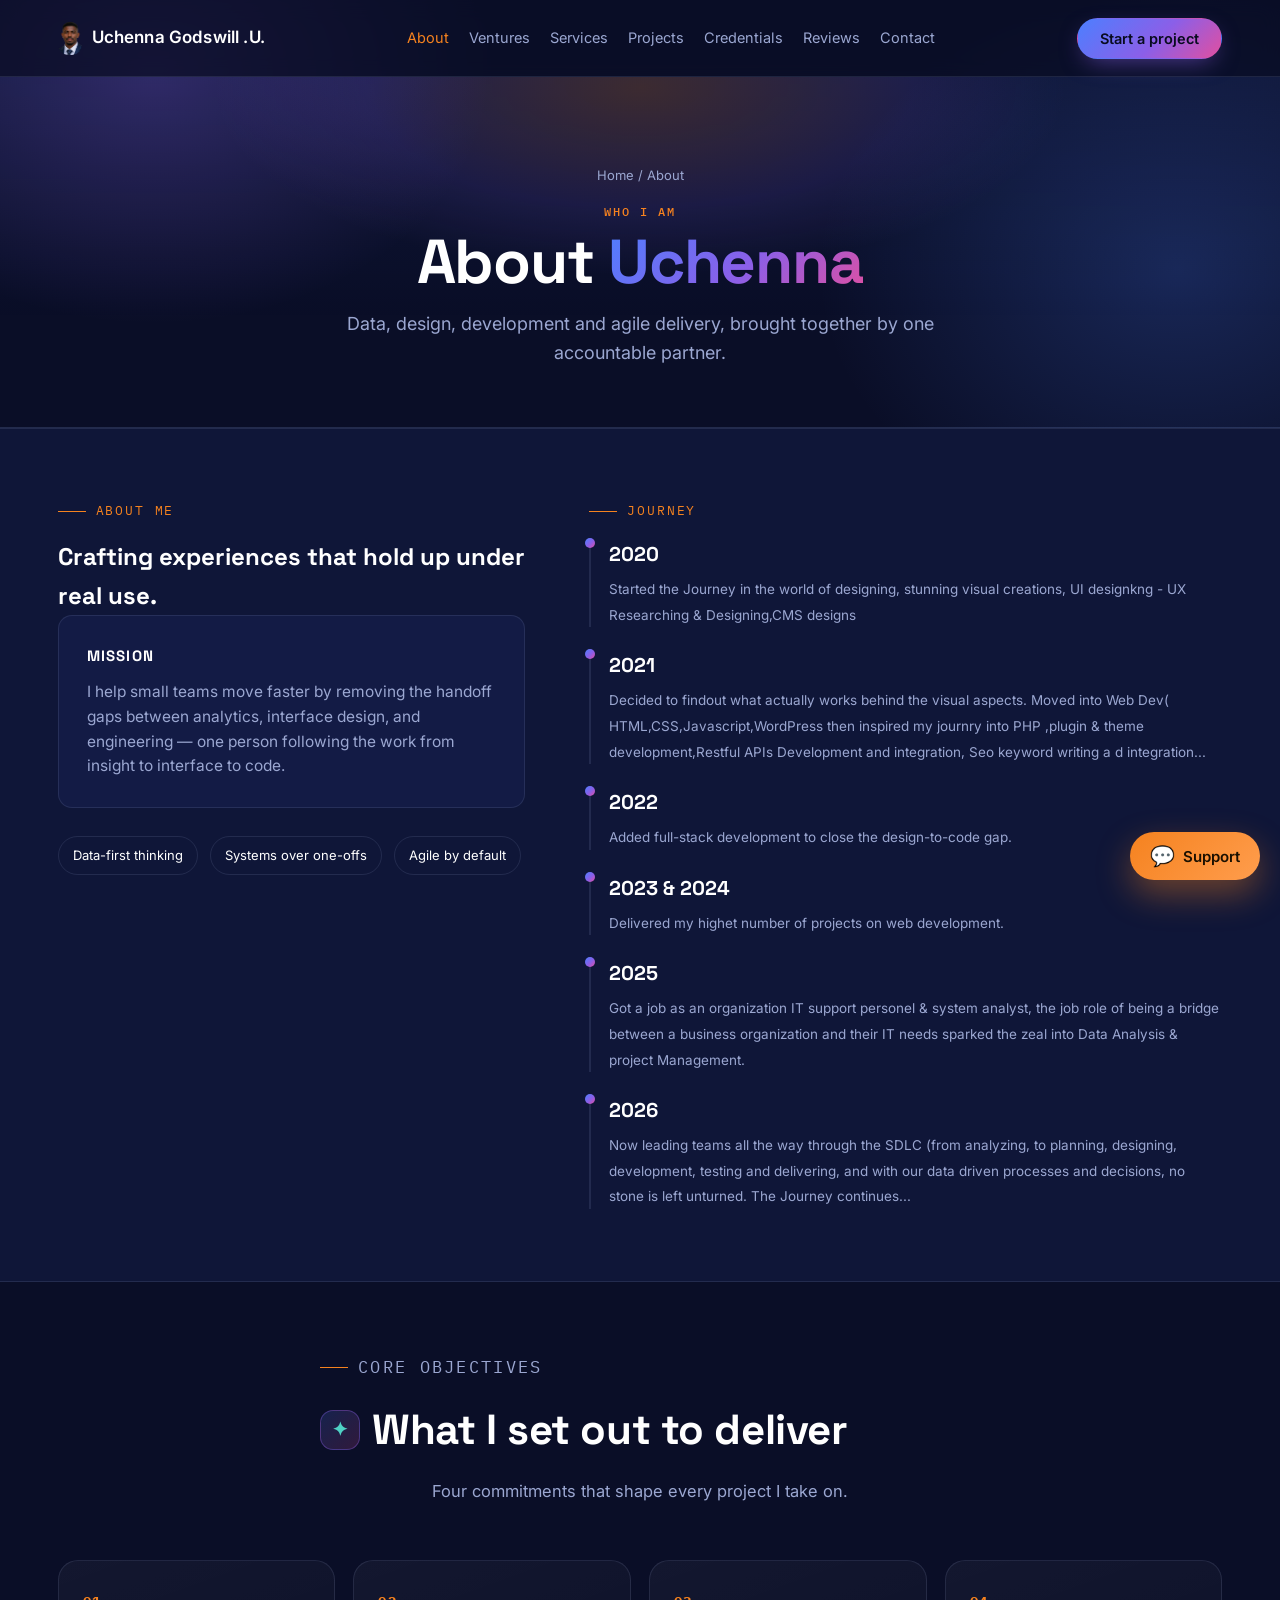
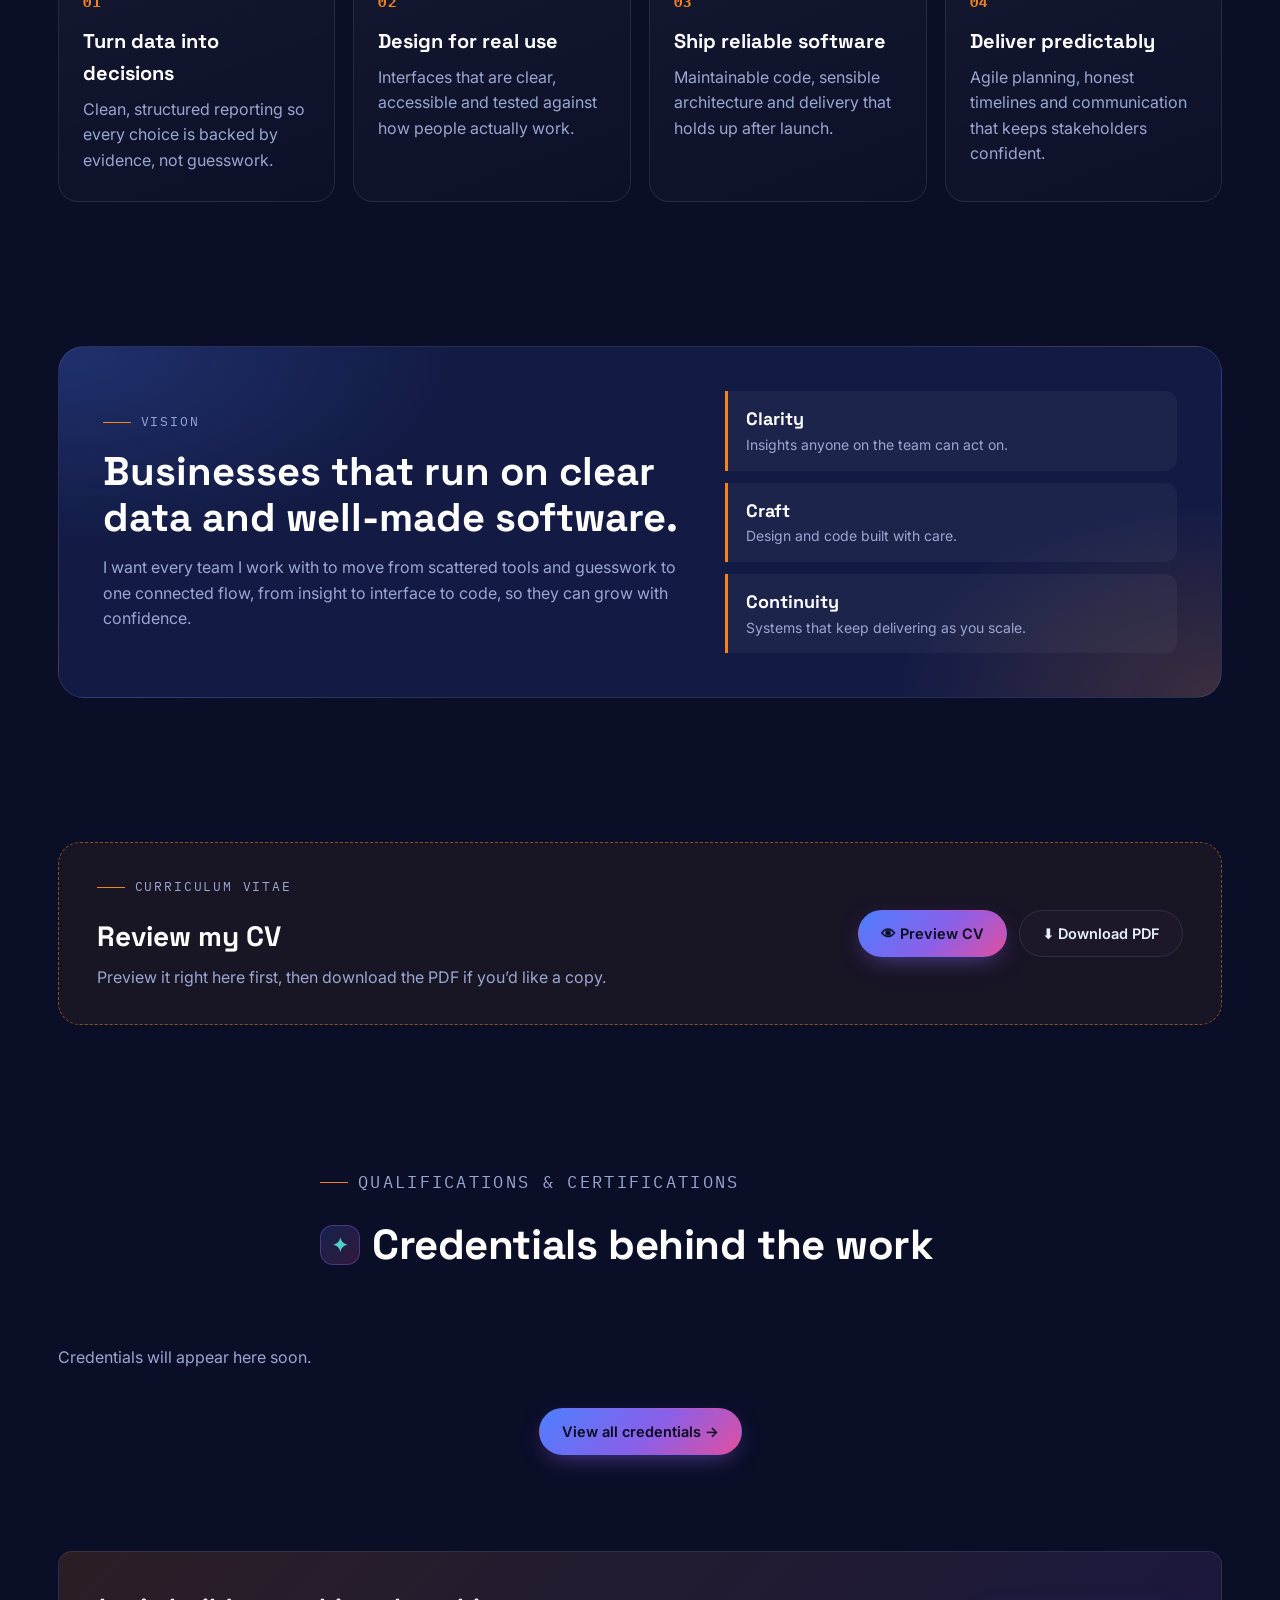
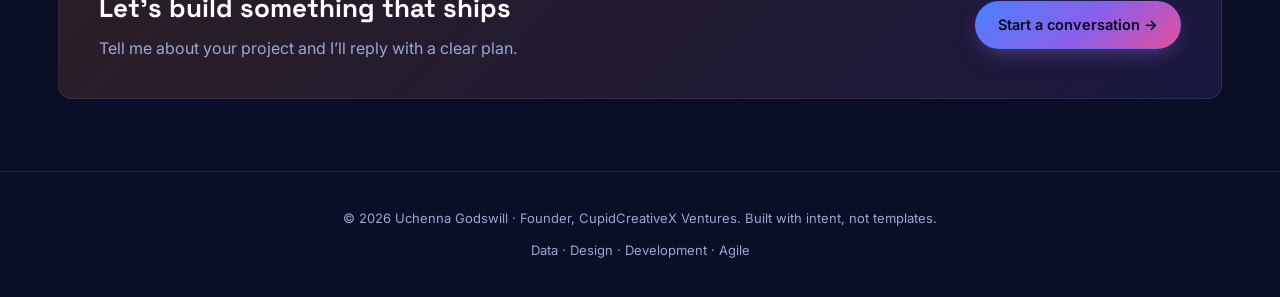
<file: about.html>
<!DOCTYPE html>

<html lang="en">
<head>
<meta charset="utf-8"/>
<meta content="width=device-width, initial-scale=1.0" name="viewport"/>
<title>About — Uchenna Godswill</title>
<meta content="Uchenna Godswill — data analytics, design, development and agile delivery. Founder of CupidCreativeX." name="description"/>
<link href="assets/cupidcreativex-mark.png" rel="icon" type="image/png"/>
<link href="https://fonts.googleapis.com" rel="preconnect"/>
<link crossorigin="" href="https://fonts.gstatic.com" rel="preconnect"/>
<link href="https://fonts.googleapis.com/css2?family=Space+Grotesk:wght@400;500;600;700&amp;family=Inter:wght@400;500;600&amp;family=IBM+Plex+Mono:wght@400;500&amp;display=swap" rel="stylesheet"/>
<link href="styles.css?v=1793900002" rel="stylesheet"/>
</head>
<body class="sub" data-pg="about">
<div class="bg-glow"></div>
<header>
<nav class="wrap">
<a aria-label="Go to homepage" class="logo" href="index.html"><img alt="" id="siteLogo" src="assets/cupidcreativex-mark.png"/><span id="siteName">Uchenna Godswill .U.</span></a>
<ul class="nav-links" id="navLinks">
<li><a class="active" data-edit="nav.1" href="about.html">About</a></li>
<li><a data-edit="nav.2" href="ventures.html">Ventures</a></li>
<li><a data-edit="nav.3" href="services.html">Services</a></li>
<li><a data-edit="nav.4" href="projects.html">Projects</a></li>
<li><a data-edit="nav.5" href="credentials.html">Credentials</a></li>
<li><a data-edit="nav.6" href="reviews.html">Reviews</a></li>
<li><a data-edit="nav.7" href="contact.html">Contact</a></li>
<li class="admin-only" hidden=""><a href="admin/dashboard.html">Dashboard</a></li>
</ul>
<div class="nav-cta">
<button aria-controls="navLinks" aria-label="Toggle menu" class="nav-toggle" id="navToggle">☰</button>
<button class="btn btn-primary" data-open-quiz="" type="button">Start a project</button>
</div>
</nav>
</header>
<section class="pg-hero" data-sec="about.1"><div class="wrap"><p class="breadcrumb" data-edit="about.1"><a href="index.html">Home</a> / About</p>
<p class="pg-eyebrow" data-edit="about.2">Who I am</p><h1 data-edit="about.3">About <span class="accent">Uchenna</span></h1><p class="lead" data-edit="about.4">Data, design, development and agile delivery, brought together by one accountable partner.</p></div></section>
<section class="section-alt" data-sec="about.2" id="about">
<div class="wrap about-grid">
<div data-reveal="">
<p class="eyebrow" data-edit="about.5">About Me</p>
<h2 data-edit="about.6">Crafting experiences that hold up under real use.</h2>
<div class="mission-card">
<h3 data-edit="about.7">Mission</h3>
<!-- EDIT ME -->
<p data-edit="about.8">I help small teams move faster by removing the handoff gaps between analytics,
        interface design, and engineering — one person following the work from insight to interface to code.</p>
</div>
<div class="pill-row">
<span class="pill">Data-first thinking</span>
<span class="pill">Systems over one-offs</span>
<span class="pill">Agile by default</span>
</div>
</div>
<div data-reveal="">
<p class="eyebrow" data-edit="about.9">Journey</p>
<div class="timeline" data-reveal-stagger="">
<!-- EDIT ME: your real career milestones -->
<div class="tl-item"><b>2020</b><span>Started the Journey in the world of designing, stunning visual creations, UI designkng - UX Researching &amp; Designing,CMS designs</span></div>
<div class="tl-item"><b>2021</b><span>Decided to findout what actually works behind the visual aspects. Moved into Web Dev( HTML,CSS,Javascript,WordPress then inspired my journry into PHP ,plugin &amp; theme development,Restful APIs Development and integration, Seo keyword writing a d integration...</span></div>
<div class="tl-item"><b>2022</b><span>Added full-stack development to close the design-to-code gap.</span></div>
<div class="tl-item"><b>2023 &amp; 2024</b><span>Delivered  my highet number of projects on web development.</span></div>
<div class="tl-item"><b>2025</b><span>Got a job as an organization IT support personel &amp; system analyst, the job role of being a bridge between a business organization and their IT needs sparked the zeal into Data Analysis &amp; project Management.</span></div>
<div class="tl-item"><b>2026</b><span>Now leading teams all the way through the SDLC (from analyzing, to planning, designing, development, testing and delivering, and with our data driven processes and decisions, no stone is left unturned. The Journey continues...</span></div>
</div>
</div>
</div>
</section>
<!-- ============ VENTURES ============ -->
<section class="obj-sec" data-sec="about.3"><div class="wrap"><div class="section-head" data-reveal=""><p class="eyebrow" data-edit="about.10">Core objectives</p><h2 data-edit="about.11">What I set out to deliver</h2><p data-edit="about.12"><!-- EDIT ME -->Four commitments that shape every project I take on.</p></div>
<div class="obj-grid"><div class="obj-card"><span class="obj-n">01</span><h3 data-edit="about.13">Turn data into decisions</h3><p data-edit="about.14">Clean, structured reporting so every choice is backed by evidence, not guesswork.</p></div><div class="obj-card"><span class="obj-n">02</span><h3 data-edit="about.15">Design for real use</h3><p data-edit="about.16">Interfaces that are clear, accessible and tested against how people actually work.</p></div><div class="obj-card"><span class="obj-n">03</span><h3 data-edit="about.17">Ship reliable software</h3><p data-edit="about.18">Maintainable code, sensible architecture and delivery that holds up after launch.</p></div><div class="obj-card"><span class="obj-n">04</span><h3 data-edit="about.19">Deliver predictably</h3><p data-edit="about.20">Agile planning, honest timelines and communication that keeps stakeholders confident.</p></div></div></div></section>
<section class="vision-sec" data-sec="about.4"><div class="wrap"><div class="vision-card"><div><p class="eyebrow" data-edit="about.21">Vision</p><h2 data-edit="about.22">Businesses that run on clear data and well-made software.</h2>
<p data-edit="about.23"><!-- EDIT ME -->I want every team I work with to move from scattered tools and guesswork to one connected flow, from insight to interface to code, so they can grow with confidence.</p></div>
<ul class="vision-pillars"><li><b>Clarity</b><span>Insights anyone on the team can act on.</span></li><li><b>Craft</b><span>Design and code built with care.</span></li><li><b>Continuity</b><span>Systems that keep delivering as you scale.</span></li></ul></div></div></section>
<section class="cv-sec" data-sec="about.5"><div class="wrap"><div class="cv-box"><div><p class="eyebrow" data-edit="about.24">Curriculum Vitae</p><h2 data-edit="about.25">Review my CV</h2><p data-edit="about.26">Preview it right here first, then download the PDF if you’d like a copy.</p></div>
<div class="cv-actions"><button class="btn btn-primary" data-cv-open="" data-edit="about.27" type="button">👁 Preview CV</button><a class="btn btn-ghost" data-edit="about.28" download="" href="assets/cv.pdf">⬇ Download PDF</a></div></div></div></section>
<section class="cred-prev" data-sec="about.6"><div class="wrap"><div class="section-head" data-reveal=""><p class="eyebrow" data-edit="about.29">Qualifications &amp; certifications</p><h2 data-edit="about.30">Credentials behind the work</h2></div>
<div class="cred-grid" id="credPreview"><p class="muted-note">Credentials will appear here soon.</p></div><p data-edit="about.31" style="text-align:center;margin-top:28px"><a class="btn btn-primary" data-edit="about.32" href="credentials.html">View all credentials →</a></p></div></section>
<section class="pg-cta" data-sec="about.7"><div class="wrap"><div><h2 data-edit="about.33">Let’s build something that ships</h2><p data-edit="about.34">Tell me about your project and I’ll reply with a clear plan.</p></div>
<a class="btn btn-primary" data-edit="about.35" href="contact.html">Start a conversation →</a></div></section>
<footer>
<div class="wrap">
<p>© 2026 Uchenna Godswill · Founder, CupidCreativeX Ventures. Built with intent, not templates.</p>
<p>Data · Design · Development · Agile</p>
</div>
</footer>
<!-- ============ BIO CARD MODAL ============ -->
<div aria-labelledby="bioName" aria-modal="true" class="bio-overlay" id="bioOverlay" role="dialog">
<div class="bio-modal bio2">
<button aria-label="Close bio card" class="book-close" id="bioClose">✕</button>
<div class="bio-cover"></div>
<div class="bio-head2">
<div class="avatar-frame bio-avatar"><div class="avatar-inner"><img alt="Uchenna Godswill" src="assets/cupidcreativex-mark.png"/></div></div>
<div class="bio-id"><h3 id="bioName">Uchenna Godswill</h3><p class="bio-title" data-edit="bio.1">Founder, CupidCreativeX Ventures</p><span class="bio-badge"><i class="pulse"></i> Available for new projects</span></div>
</div>
<div class="bio-actions">
<a class="btn btn-primary has-gi" data-edit="bio.2" href="mailto:uchennagodswill9@gmail.com"><svg aria-hidden="true" class="gi" fill="none" stroke="currentColor" stroke-linecap="round" stroke-linejoin="round" stroke-width="2" viewbox="0 0 24 24"><rect height="14" rx="2" width="18" x="3" y="5"></rect><path d="m3 7 9 6 9-6"></path></svg> Email</a>
<a class="btn btn-ghost has-gi" data-edit="bio.3" href="tel:+2349039454419"><svg aria-hidden="true" class="gi" fill="none" stroke="currentColor" stroke-linecap="round" stroke-linejoin="round" stroke-width="2" viewbox="0 0 24 24"><path d="M22 16.92v3a2 2 0 0 1-2.18 2 19.79 19.79 0 0 1-8.63-3.07 19.5 19.5 0 0 1-6-6 19.79 19.79 0 0 1-3.07-8.67A2 2 0 0 1 4.11 2h3a2 2 0 0 1 2 1.72 12.84 12.84 0 0 0 .7 2.81 2 2 0 0 1-.45 2.11L8.09 9.91a16 16 0 0 0 6 6l1.27-1.27a2 2 0 0 1 2.11-.45 12.84 12.84 0 0 0 2.81.7A2 2 0 0 1 22 16.92z"></path></svg> Call</a>
<a class="btn btn-ghost has-gi" data-edit="bio.4" href="https://wa.me/2349039454419" rel="noopener" target="_blank"><svg aria-hidden="true" class="gi gi-fill" viewbox="0 0 24 24"><path d="M17.472 14.382c-.297-.149-1.758-.867-2.03-.967-.273-.099-.471-.148-.67.15-.197.297-.767.966-.94 1.164-.173.199-.347.223-.644.075-.297-.15-1.255-.463-2.39-1.475-.883-.788-1.48-1.761-1.653-2.059-.173-.297-.018-.458.13-.606.134-.133.298-.347.446-.52.149-.174.198-.298.298-.497.099-.198.05-.371-.025-.52-.075-.149-.669-1.612-.916-2.207-.242-.579-.487-.5-.669-.51-.173-.008-.371-.01-.57-.01-.198 0-.52.074-.792.372-.272.297-1.04 1.016-1.04 2.479 0 1.462 1.065 2.875 1.213 3.074.149.198 2.096 3.2 5.077 4.487.709.306 1.262.489 1.694.625.712.227 1.36.195 1.871.118.571-.085 1.758-.719 2.006-1.413.248-.694.248-1.289.173-1.413-.074-.124-.272-.198-.57-.347m-5.421 7.403h-.004a9.87 9.87 0 01-5.031-1.378l-.361-.214-3.741.982.998-3.648-.235-.374a9.86 9.86 0 01-1.51-5.26c.001-5.45 4.436-9.884 9.888-9.884 2.64 0 5.122 1.03 6.988 2.898a9.825 9.825 0 012.893 6.994c-.003 5.45-4.437 9.884-9.885 9.884m8.413-18.297A11.815 11.815 0 0012.05 0C5.495 0 .16 5.335.157 11.892c0 2.096.547 4.142 1.588 5.945L.057 24l6.305-1.654a11.882 11.882 0 005.683 1.448h.005c6.554 0 11.89-5.335 11.893-11.893a11.821 11.821 0 00-3.48-8.413Z"></path></svg> WhatsApp</a>
<button class="btn btn-ghost" data-cv-open="" data-edit="bio.5" type="button">📄 View CV</button>
</div>
<div class="bio-stats"><div><b>5+</b><span>Years experience</span></div><div><b>7</b><span>Core services</span></div><div><b>2026</b><span>Leading full-SDLC teams</span></div></div>
<div class="bio-tabs" role="tablist"><button class="on" data-bt="about" role="tab">Overview</button><button data-bt="exp" role="tab">Experience</button><button data-bt="skills" role="tab">Skills</button><button data-bt="connect" role="tab">Connect</button></div>
<div class="bio-body">
<div class="bio-pane" data-bp="about"><p data-edit="bio.6">I’m a detail‑driven Web Developer and Data Analyst who transforms raw data into clear, actionable insights that help businesses grow, optimize operations, and improve customer experiences. My work spans sales performance analysis, onboarding optimization, A/B testing, dashboard automation, SEO integration, Database management, customer support and time-attendance analytics — all focused on delivering measurable results.</p><p data-edit="bio.7">I specialize in building automated BI dashboards, scalable SEO-integrated and responsive web applications, uncovering trends that guide strategic decisions, and partnering with stakeholders to solve real business problems. Whether it’s improving retention, boosting sales, or streamlining reporting workflows, I bring a mix of technical skill and business insight that helps teams act faster and smarter.</p><p data-edit="bio.8">My toolkit includes Power BI, Tableau, SQL, Python, and advanced Excel — supported by strong communication, problem‑solving, and analytical thinking. I’m passionate about continuous learning and using data to create meaningful impact.

If you’re looking for a data analyst who blends technical expertise with strategic thinking and consistently delivers results, let’s connect.</p>
<div class="bio-facts2"><div><span>📍 Location</span><b><!-- EDIT ME -->Nigeria</b></div><div><span>💼 Currently</span><b>ICT Personnel, Seahorse Lubricant Industries Ltd</b></div>
<div><span>✉️ Email</span><b><a href="mailto:uchennagodswill9@gmail.com">uchennagodswill9@gmail.com</a></b></div><div><span>📞 Phone</span><b><a href="tel:+2349039454419">+2349039454419</a></b></div></div></div>
<div class="bio-pane" data-bp="exp" hidden=""><div class="bio-timeline">
<div class="tl-item"><b>2020</b><span>Started the Journey in the world of designing, stunning visual creations, UI design, UX Researching &amp; Designing, CMS designs</span></div>
<div class="tl-item"><b>2021</b><span>Decided to find out what actually works behind the visual aspects. Moved into Web Dev (HTML, CSS, JavaScript, WordPress) then into PHP, plugin &amp; theme development, RESTful APIs development and integration, SEO keyword writing and integration...</span></div>
<div class="tl-item"><b>2022</b><span>Added full-stack development to close the design-to-code gap.</span></div>
<div class="tl-item"><b>2023 &amp; 2024</b><span>Delivered my highest number of projects in web development.</span></div>
<div class="tl-item"><b>2025</b><span>Got a job as an organization's IT support personnel &amp; systems analyst — the role of bridging a business organization and their IT needs sparked the zeal into Data Analysis &amp; Project Management.</span></div>
<div class="tl-item"><b>2026</b><span>Now leading teams all the way through the SDLC — analyzing, planning, designing, developing, testing and delivering — with data-driven processes and decisions at every step. The journey continues...</span></div>
</div>
</div>
<div class="bio-pane" data-bp="skills" hidden=""><h4 data-edit="bio.9">Core values &amp; tools</h4><div class="pill-row">
<span class="pill">Data-first thinking</span>
<span class="pill">Systems over one-offs</span>
<span class="pill">Python Analytics</span>
<span class="pill">Business Intelligence (Ms Excel, Power BI, Tableau)</span>
<span class="pill">Stakeholder Collaboration</span>
<span class="pill">Predictive Analytics</span>
<span class="pill">SQL</span>
<span class="pill">Web Dev(HTML,CSS,JS,REACT,PHP,WordPress)</span>
<span class="pill">Agile project management practices</span>
</div><h4 data-edit="bio.10">Core expertise</h4><div class="bio-tags">
<span>💻 Web &amp; App Development</span>
<span>🤖 Generative AI Services</span>
<span>🎨 UI/UX Design</span>
<span>📊 Data Analytics &amp; Insights</span>
<span>🖌️ Graphics Design</span>
<span>🧭 Digital Consultation</span>
<span>📣 Digital Marketing</span>
</div></div>
<div class="bio-pane" data-bp="connect" hidden=""><h4 data-edit="bio.11">Find me online</h4><div class="social-row"><a aria-label="Twitter / X" data-n="x" href="#" style="--bc:#000000"><svg aria-hidden="true" viewbox="0 0 24 24"><path d="M18.901 1.153h3.68l-8.04 9.19L24 22.846h-7.406l-5.8-7.584-6.638 7.584H.474l8.6-9.83L0 1.154h7.594l5.243 6.932ZM17.61 20.644h2.039L6.486 3.24H4.298Z"></path></svg></a><a aria-label="LinkedIn" data-n="linkedin" href="#" style="--bc:#0A66C2"><svg aria-hidden="true" viewbox="0 0 24 24"><path d="M20.447 20.452h-3.554v-5.569c0-1.328-.027-3.037-1.852-3.037-1.853 0-2.136 1.445-2.136 2.939v5.667H9.351V9h3.414v1.561h.046c.477-.9 1.637-1.85 3.37-1.85 3.601 0 4.267 2.37 4.267 5.455v6.286zM5.337 7.433c-1.144 0-2.063-.926-2.063-2.065 0-1.138.92-2.063 2.063-2.063 1.14 0 2.064.925 2.064 2.063 0 1.139-.925 2.065-2.064 2.065zm1.782 13.019H3.555V9h3.564v11.452zM22.225 0H1.771C.792 0 0 .774 0 1.729v20.542C0 23.227.792 24 1.771 24h20.451C23.2 24 24 23.227 24 22.271V1.729C24 .774 23.2 0 22.222 0h.003z"></path></svg></a><a aria-label="Instagram" data-n="instagram" href="#" style="--bc:#E1306C"><svg aria-hidden="true" viewbox="0 0 24 24"><rect fill="none" height="18" rx="5" stroke="currentColor" stroke-width="2" width="18" x="3" y="3"></rect><circle cx="12" cy="12" fill="none" r="4.2" stroke="currentColor" stroke-width="2"></circle><circle cx="17.3" cy="6.7" r="1.3"></circle></svg></a></div>
<p class="bio-cta-line" data-edit="bio.12">Have a project in mind?</p><div class="bio-actions"><button class="btn btn-primary" data-edit="bio.13" data-open-quiz="" type="button">Start a project</button><a class="btn btn-ghost" data-edit="bio.14" href="contact.html">Contact page</a></div></div>
</div>
</div>
</div>
<!-- ============ PROJECT DETAIL MODAL ============ -->
<div aria-labelledby="projTitle" aria-modal="true" class="project-overlay" id="projectOverlay" role="dialog">
<div class="project-modal">
<button aria-label="Close project details" class="book-close" id="projectClose">✕</button>
<div class="proj-carousel">
<div class="proj-slides" id="projSlides"></div>
<button aria-label="Previous image" class="proj-arrow proj-prev" id="projPrev" type="button">‹</button>
<button aria-label="Next image" class="proj-arrow proj-next" id="projNext" type="button">›</button>
<div class="proj-dots" id="projDots"></div>
</div>
<div class="proj-body">
<span class="project-tag" id="projTag"></span>
<h3 id="projTitle"></h3>
<div class="proj-meta">
<span>🏢 Client: <b id="projClient"></b></span>
<span>⏱️ Duration: <b id="projDuration"></b></span>
</div>
<p class="proj-desc" id="projOverview"></p>
<div class="proj-section">
<h4>Client Request</h4>
<p id="projRequest"></p>
</div>
<div class="proj-section">
<h4>Challenge</h4>
<p id="projChallenge"></p>
</div>
<div class="proj-section">
<h4>Solution</h4>
<p id="projSolution"></p>
</div>
<div class="proj-section">
<h4>Results</h4>
<p id="projResults"></p>
</div>
<div class="proj-section">
<h4>Tools &amp; Technologies</h4>
<div class="proj-tools" id="projTools"></div>
</div>
<div style="margin-top:26px;">
<button class="btn btn-primary" data-open-quiz="" id="projCTA" type="button">Start a similar project</button>
</div>
</div>
</div>
</div>
<!-- ============ PROJECT QUIZ ============ -->
<div aria-labelledby="quizTitle" aria-modal="true" class="quiz-overlay" id="quizOverlay" role="dialog">
<div class="quiz-modal">
<button aria-label="Close quiz" class="book-close" id="quizClose">✕</button>
<p class="quiz-step-label" id="quizStepLabel">Step 1 of 5</p>
<div class="quiz-progress"><div class="quiz-progress-bar" id="quizProgressBar"></div></div>
<h3 id="quizTitle">Which service(s) do you need?</h3>
<p class="quiz-sub" id="quizSub">Select everything that applies — I'll tailor the next questions to your picks.</p>
<div id="quizBody"></div>
<div class="quiz-nav">
<button class="btn btn-ghost" id="quizBack" type="button">← Back</button>
<button class="btn btn-primary" id="quizNext" type="button">Next →</button>
</div>
<div class="quiz-success" id="quizSuccess">
<div class="check">✓</div>
<h3>Request sent!</h3>
<p class="quiz-sub" id="quizStatus">Your email app should have opened with everything filled in — just hit send and I'll be in touch.</p>
<p style="font-weight:600; margin:16px 0 10px;">Do you have more enquiries?</p>
<div class="quiz-followup">
<button class="btn btn-ghost" id="quizMoreYes">Yes, book a consultation</button>
<button class="btn btn-ghost" id="quizMoreNo">No, I'm all set</button>
</div>
</div>
</div>
</div>
<!-- ============ CONSULTATION BOOKING ============ -->
<script src="fx.js?v=1793804528"></script>
<script src="config.js?v=1793804528"></script>
<script src="script.js?v=1793804528"></script>
<script src="cms.js?v=1793900002"></script>
<script src="support.js?v=1793804528"></script>
</body>
</html>
</file>
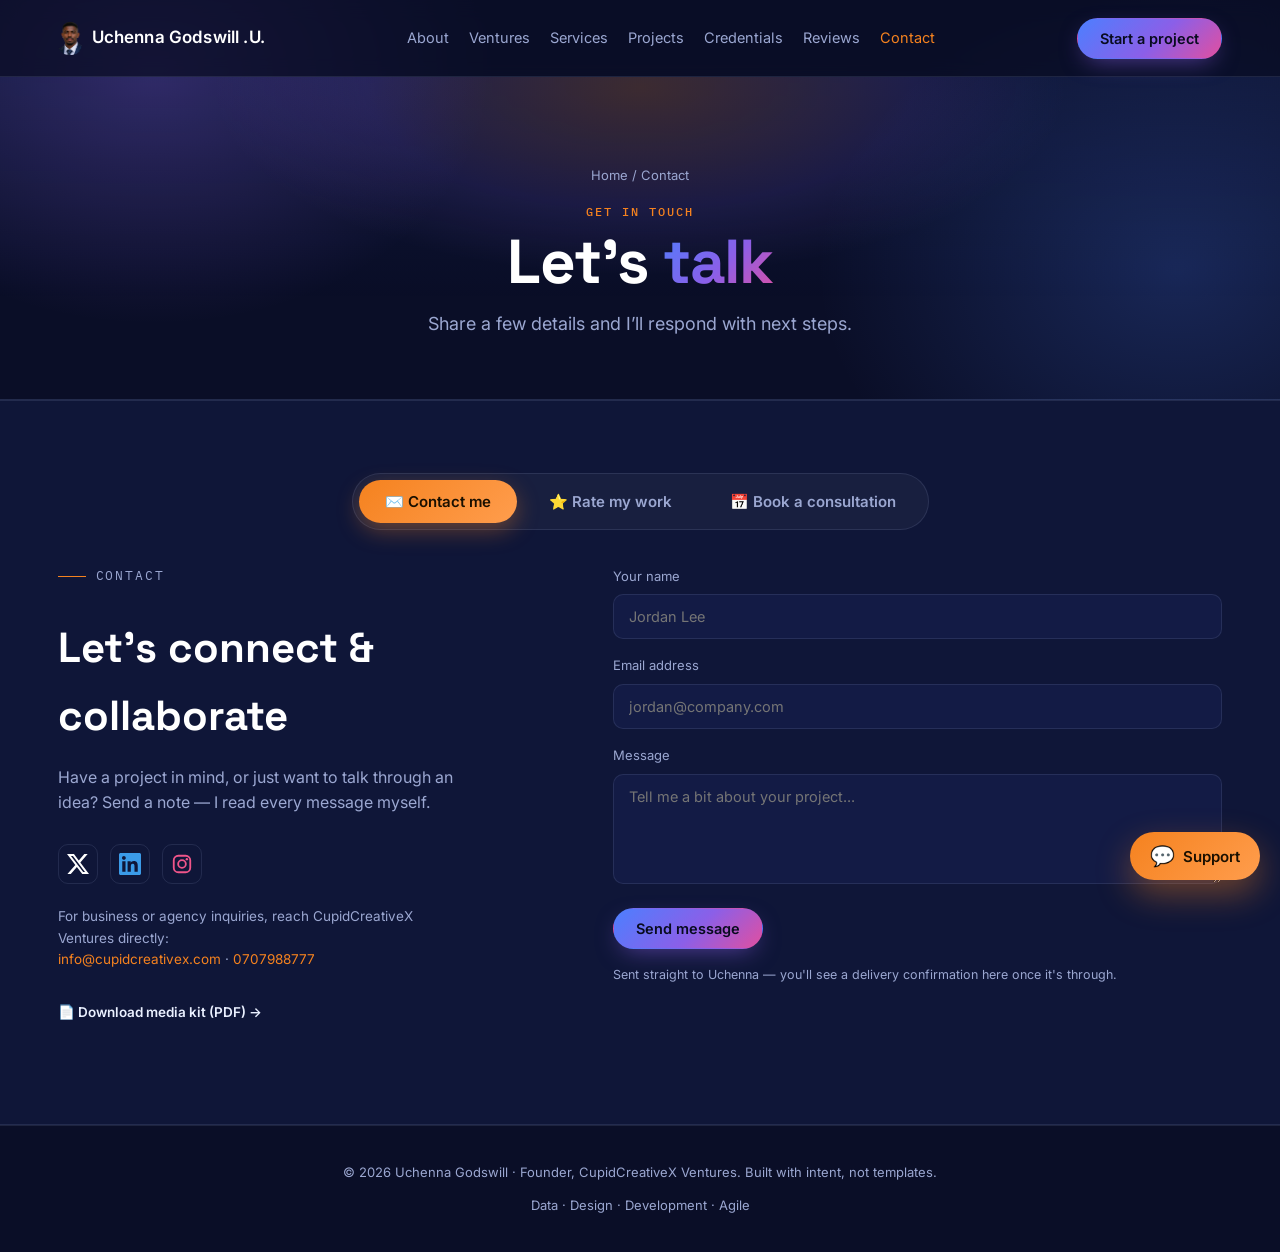
<file: contact.html>
<!DOCTYPE html>

<html lang="en">
<head>
<meta charset="utf-8"/>
<meta content="width=device-width, initial-scale=1.0" name="viewport"/>
<title>Contact — Uchenna Godswill</title>
<meta content="Uchenna Godswill — data analytics, design, development and agile delivery. Founder of CupidCreativeX." name="description"/>
<link href="assets/cupidcreativex-mark.png" rel="icon" type="image/png"/>
<link href="https://fonts.googleapis.com" rel="preconnect"/>
<link crossorigin="" href="https://fonts.gstatic.com" rel="preconnect"/>
<link href="https://fonts.googleapis.com/css2?family=Space+Grotesk:wght@400;500;600;700&amp;family=Inter:wght@400;500;600&amp;family=IBM+Plex+Mono:wght@400;500&amp;display=swap" rel="stylesheet"/>
<link href="styles.css?v=1793900002" rel="stylesheet"/>
</head>
<body class="sub" data-pg="contact">
<div class="bg-glow"></div>
<header>
<nav class="wrap">
<a aria-label="Go to homepage" class="logo" href="index.html"><img alt="" id="siteLogo" src="assets/cupidcreativex-mark.png"/><span id="siteName">Uchenna Godswill .U.</span></a>
<ul class="nav-links" id="navLinks">
<li><a data-edit="nav.1" href="about.html">About</a></li>
<li><a data-edit="nav.2" href="ventures.html">Ventures</a></li>
<li><a data-edit="nav.3" href="services.html">Services</a></li>
<li><a data-edit="nav.4" href="projects.html">Projects</a></li>
<li><a data-edit="nav.5" href="credentials.html">Credentials</a></li>
<li><a data-edit="nav.6" href="reviews.html">Reviews</a></li>
<li><a class="active" data-edit="nav.7" href="contact.html">Contact</a></li>
<li class="admin-only" hidden=""><a href="admin/dashboard.html">Dashboard</a></li>
</ul>
<div class="nav-cta">
<button aria-controls="navLinks" aria-label="Toggle menu" class="nav-toggle" id="navToggle">☰</button>
<button class="btn btn-primary" data-open-quiz="" type="button">Start a project</button>
</div>
</nav>
</header>
<section class="pg-hero" data-sec="contact.1"><div class="wrap"><p class="breadcrumb" data-edit="contact.1"><a href="index.html">Home</a> / Contact</p>
<p class="pg-eyebrow" data-edit="contact.2">Get in touch</p><h1 data-edit="contact.3">Let’s <span class="accent">talk</span></h1><p class="lead" data-edit="contact.4">Share a few details and I’ll respond with next steps.</p></div></section>
<section class="section-alt switch-wrap" data-sec="contact.2" id="connect"><div class="wrap">
<div class="switch-tabs" role="tablist"><button class="on" data-tab="contact" role="tab" type="button">✉️ Contact<span class="sw-l"> me</span></button><button data-tab="rate-us" role="tab" type="button">⭐ Rate<span class="sw-l"> my work</span></button>
<button data-tab="book" role="tab" type="button">📅 Book<span class="sw-l"> a consultation</span></button></div>
<div class="switch-pane" data-pane="contact" id="contact"><div class="contact-grid">
<div class="contact-info" data-reveal="">
<p class="eyebrow" data-edit="contact.5">Contact</p>
<h2 data-edit="contact.6">Let's connect &amp; collaborate</h2>
<p data-edit="contact.7">Have a project in mind, or just want to talk through an idea? Send a note — I read every message myself.</p>
<div class="social-row">
<a aria-label="Twitter / X" data-n="x" href="#" style="--bc:#000000"><svg aria-hidden="true" viewbox="0 0 24 24"><path d="M18.901 1.153h3.68l-8.04 9.19L24 22.846h-7.406l-5.8-7.584-6.638 7.584H.474l8.6-9.83L0 1.154h7.594l5.243 6.932ZM17.61 20.644h2.039L6.486 3.24H4.298Z"></path></svg></a>
<a aria-label="LinkedIn" data-n="linkedin" href="#" style="--bc:#0A66C2"><svg aria-hidden="true" viewbox="0 0 24 24"><path d="M20.447 20.452h-3.554v-5.569c0-1.328-.027-3.037-1.852-3.037-1.853 0-2.136 1.445-2.136 2.939v5.667H9.351V9h3.414v1.561h.046c.477-.9 1.637-1.85 3.37-1.85 3.601 0 4.267 2.37 4.267 5.455v6.286zM5.337 7.433c-1.144 0-2.063-.926-2.063-2.065 0-1.138.92-2.063 2.063-2.063 1.14 0 2.064.925 2.064 2.063 0 1.139-.925 2.065-2.064 2.065zm1.782 13.019H3.555V9h3.564v11.452zM22.225 0H1.771C.792 0 0 .774 0 1.729v20.542C0 23.227.792 24 1.771 24h20.451C23.2 24 24 23.227 24 22.271V1.729C24 .774 23.2 0 22.222 0h.003z"></path></svg></a>
<a aria-label="Instagram" data-n="instagram" href="#" style="--bc:#E1306C"><svg aria-hidden="true" viewbox="0 0 24 24"><rect fill="none" height="18" rx="5" stroke="currentColor" stroke-width="2" width="18" x="3" y="3"></rect><circle cx="12" cy="12" fill="none" r="4.2" stroke="currentColor" stroke-width="2"></circle><circle cx="17.3" cy="6.7" r="1.3"></circle></svg></a>
</div>
<p data-edit="contact.8" style="margin-top:22px; font-size:13.5px; color:var(--ink-dim);">
        For business or agency inquiries, reach CupidCreativeX Ventures directly:<br/>
<a href="mailto:info@cupidcreativex.com" style="color:var(--orange);">info@cupidcreativex.com</a> ·
        <a href="tel:0707988777" style="color:var(--orange);">0707988777</a>
</p>
<!-- EDIT ME: point this at your actual media kit / one-pager PDF -->
<p data-edit="contact.9" style="margin-top:14px;">
<a class="project-link" href="#">📄 Download media kit (PDF) →</a>
</p>
</div>
<form data-reveal="" id="contactForm">
<div class="field">
<label for="name">Your name</label>
<input id="name" placeholder="Jordan Lee" required="" type="text"/>
</div>
<div class="field">
<label for="email">Email address</label>
<input id="email" placeholder="jordan@company.com" required="" type="email"/>
</div>
<div class="field">
<label for="message">Message</label>
<textarea id="message" placeholder="Tell me a bit about your project..." required=""></textarea>
</div>
<button class="btn btn-primary" id="contactSubmitBtn" style="align-self:flex-start;" type="submit">Send message</button>
<p class="form-note" id="contactStatus">Sent straight to Uchenna — you'll see a delivery confirmation here once it's through.</p>
</form>
</div></div>
<div class="switch-pane" data-pane="rate-us" hidden="" id="rate-us"><div class="contact-grid">
<div class="contact-info" data-reveal="">
<p class="eyebrow" data-edit="contact.10">Rate My Work</p>
<h2 data-edit="contact.11">How did I do?</h2>
<p data-edit="contact.12">Worked with me on a project? I'd love to hear how it went — your rating and testimonial help other clients know what to expect.</p>
<div class="stat-row" style="margin-top:28px; padding-top:0; border-top:none;">
<!-- EDIT ME: swap in your real aggregate numbers once you have reviews coming in -->
<div class="stat"><b>4.9★</b><span>Average rating</span></div>
<div class="stat"><b>12+</b><span>Client reviews</span></div>
</div>
</div>
<div data-reveal="">
<form id="rateForm">
<div class="rate-stars" id="rateStars">
<button aria-label="1 star" class="rate-star" data-value="1" type="button">★</button>
<button aria-label="2 stars" class="rate-star" data-value="2" type="button">★</button>
<button aria-label="3 stars" class="rate-star" data-value="3" type="button">★</button>
<button aria-label="4 stars" class="rate-star" data-value="4" type="button">★</button>
<button aria-label="5 stars" class="rate-star" data-value="5" type="button">★</button>
</div>
<p class="form-note" id="rateHint" style="margin-bottom:18px;">Tap a star to rate your experience.</p>
<div class="field">
<label for="rateName">Your name</label>
<input id="rateName" placeholder="Jordan Lee" required="" type="text"/>
</div>
<div class="field">
<label for="rateRole">Role / Company (optional)</label>
<input id="rateRole" placeholder="Founder, Acme Co." type="text"/>
</div>
<div class="field">
<label for="rateMsg">Your testimonial</label>
<textarea id="rateMsg" placeholder="Tell others what it was like working together..." required=""></textarea>
</div>
<button class="btn btn-primary" style="width:100%; justify-content:center;" type="submit">Submit review</button>
<p class="form-note" style="margin-top:10px;">Opens your email app with your review pre-filled — hit send and it goes straight to me.</p>
</form>
<div class="rate-success" id="rateSuccess">
<div class="check">✓</div>
<h3 data-edit="contact.13">Thank you!</h3>
<p class="book-sub" id="rateStatus">Your review means a lot — I'll get it added to the site.</p>
</div>
</div>
</div></div><div class="switch-pane" data-pane="book" hidden="" id="book"><div class="book-card"><div id="bookForm">
<div class="avatar-frame">
<div class="avatar-inner">
<svg fill="none" stroke="#9ba7d1" stroke-width="1.4" viewbox="0 0 24 24">
<circle cx="12" cy="8" r="4"></circle>
<path d="M4 20c0-4.4 3.6-7 8-7s8 2.6 8 7"></path>
</svg>
</div>
</div>
<h3 id="bookTitle">Book a 1:1 consultation</h3>
<p class="book-sub" data-edit="contact.14">30 minutes with me, no charge — let's talk through your project before anything is scoped.</p>
<form id="consultForm">
<div class="field">
<label for="bName">Your name</label>
<input id="bName" placeholder="Jordan Lee" required="" type="text"/>
</div>
<div class="field">
<label for="bEmail">Email address</label>
<input id="bEmail" placeholder="jordan@company.com" required="" type="email"/>
</div>
<div class="field">
<label for="bDate">Preferred date &amp; time</label>
<input id="bDate" required="" type="datetime-local"/>
</div>
<div class="field">
<label for="bMsg">What's on your mind?</label>
<textarea id="bMsg" placeholder="A quick line about your project..."></textarea>
</div>
<button class="btn btn-primary" id="bookSubmitBtn" style="width:100%; justify-content:center; margin-top:4px;" type="submit">
          Request consultation
        </button>
<p class="form-note" style="margin-top:10px;">Sent straight to Uchenna — you'll see a delivery confirmation below once it's through.</p>
</form>
</div><div class="book-success" id="bookSuccess">
<div class="check">✓</div>
<h3>Request sent!</h3>
<p class="book-sub" id="bookStatus">Thanks — I'll get back to you shortly to confirm the time.</p>
<button class="btn btn-ghost" id="bookAgain" style="width:100%; justify-content:center;">Book another slot</button>
</div></div></div></div></section>
<footer>
<div class="wrap">
<p>© 2026 Uchenna Godswill · Founder, CupidCreativeX Ventures. Built with intent, not templates.</p>
<p>Data · Design · Development · Agile</p>
</div>
</footer>
<!-- ============ BIO CARD MODAL ============ -->
<div aria-labelledby="bioName" aria-modal="true" class="bio-overlay" id="bioOverlay" role="dialog">
<div class="bio-modal bio2">
<button aria-label="Close bio card" class="book-close" id="bioClose">✕</button>
<div class="bio-cover"></div>
<div class="bio-head2">
<div class="avatar-frame bio-avatar"><div class="avatar-inner"><img alt="Uchenna Godswill" src="assets/cupidcreativex-mark.png"/></div></div>
<div class="bio-id"><h3 id="bioName">Uchenna Godswill</h3><p class="bio-title" data-edit="bio.1">Founder, CupidCreativeX Ventures</p><span class="bio-badge"><i class="pulse"></i> Available for new projects</span></div>
</div>
<div class="bio-actions">
<a class="btn btn-primary has-gi" data-edit="bio.2" href="mailto:uchennagodswill9@gmail.com"><svg aria-hidden="true" class="gi" fill="none" stroke="currentColor" stroke-linecap="round" stroke-linejoin="round" stroke-width="2" viewbox="0 0 24 24"><rect height="14" rx="2" width="18" x="3" y="5"></rect><path d="m3 7 9 6 9-6"></path></svg> Email</a>
<a class="btn btn-ghost has-gi" data-edit="bio.3" href="tel:+2349039454419"><svg aria-hidden="true" class="gi" fill="none" stroke="currentColor" stroke-linecap="round" stroke-linejoin="round" stroke-width="2" viewbox="0 0 24 24"><path d="M22 16.92v3a2 2 0 0 1-2.18 2 19.79 19.79 0 0 1-8.63-3.07 19.5 19.5 0 0 1-6-6 19.79 19.79 0 0 1-3.07-8.67A2 2 0 0 1 4.11 2h3a2 2 0 0 1 2 1.72 12.84 12.84 0 0 0 .7 2.81 2 2 0 0 1-.45 2.11L8.09 9.91a16 16 0 0 0 6 6l1.27-1.27a2 2 0 0 1 2.11-.45 12.84 12.84 0 0 0 2.81.7A2 2 0 0 1 22 16.92z"></path></svg> Call</a>
<a class="btn btn-ghost has-gi" data-edit="bio.4" href="https://wa.me/2349039454419" rel="noopener" target="_blank"><svg aria-hidden="true" class="gi gi-fill" viewbox="0 0 24 24"><path d="M17.472 14.382c-.297-.149-1.758-.867-2.03-.967-.273-.099-.471-.148-.67.15-.197.297-.767.966-.94 1.164-.173.199-.347.223-.644.075-.297-.15-1.255-.463-2.39-1.475-.883-.788-1.48-1.761-1.653-2.059-.173-.297-.018-.458.13-.606.134-.133.298-.347.446-.52.149-.174.198-.298.298-.497.099-.198.05-.371-.025-.52-.075-.149-.669-1.612-.916-2.207-.242-.579-.487-.5-.669-.51-.173-.008-.371-.01-.57-.01-.198 0-.52.074-.792.372-.272.297-1.04 1.016-1.04 2.479 0 1.462 1.065 2.875 1.213 3.074.149.198 2.096 3.2 5.077 4.487.709.306 1.262.489 1.694.625.712.227 1.36.195 1.871.118.571-.085 1.758-.719 2.006-1.413.248-.694.248-1.289.173-1.413-.074-.124-.272-.198-.57-.347m-5.421 7.403h-.004a9.87 9.87 0 01-5.031-1.378l-.361-.214-3.741.982.998-3.648-.235-.374a9.86 9.86 0 01-1.51-5.26c.001-5.45 4.436-9.884 9.888-9.884 2.64 0 5.122 1.03 6.988 2.898a9.825 9.825 0 012.893 6.994c-.003 5.45-4.437 9.884-9.885 9.884m8.413-18.297A11.815 11.815 0 0012.05 0C5.495 0 .16 5.335.157 11.892c0 2.096.547 4.142 1.588 5.945L.057 24l6.305-1.654a11.882 11.882 0 005.683 1.448h.005c6.554 0 11.89-5.335 11.893-11.893a11.821 11.821 0 00-3.48-8.413Z"></path></svg> WhatsApp</a>
<button class="btn btn-ghost" data-cv-open="" data-edit="bio.5" type="button">📄 View CV</button>
</div>
<div class="bio-stats"><div><b>5+</b><span>Years experience</span></div><div><b>7</b><span>Core services</span></div><div><b>2026</b><span>Leading full-SDLC teams</span></div></div>
<div class="bio-tabs" role="tablist"><button class="on" data-bt="about" role="tab">Overview</button><button data-bt="exp" role="tab">Experience</button><button data-bt="skills" role="tab">Skills</button><button data-bt="connect" role="tab">Connect</button></div>
<div class="bio-body">
<div class="bio-pane" data-bp="about"><p data-edit="bio.6">I’m a detail‑driven Web Developer and Data Analyst who transforms raw data into clear, actionable insights that help businesses grow, optimize operations, and improve customer experiences. My work spans sales performance analysis, onboarding optimization, A/B testing, dashboard automation, SEO integration, Database management, customer support and time-attendance analytics — all focused on delivering measurable results.</p><p data-edit="bio.7">I specialize in building automated BI dashboards, scalable SEO-integrated and responsive web applications, uncovering trends that guide strategic decisions, and partnering with stakeholders to solve real business problems. Whether it’s improving retention, boosting sales, or streamlining reporting workflows, I bring a mix of technical skill and business insight that helps teams act faster and smarter.</p><p data-edit="bio.8">My toolkit includes Power BI, Tableau, SQL, Python, and advanced Excel — supported by strong communication, problem‑solving, and analytical thinking. I’m passionate about continuous learning and using data to create meaningful impact.

If you’re looking for a data analyst who blends technical expertise with strategic thinking and consistently delivers results, let’s connect.</p>
<div class="bio-facts2"><div><span>📍 Location</span><b><!-- EDIT ME -->Nigeria</b></div><div><span>💼 Currently</span><b>ICT Personnel, Seahorse Lubricant Industries Ltd</b></div>
<div><span>✉️ Email</span><b><a href="mailto:uchennagodswill9@gmail.com">uchennagodswill9@gmail.com</a></b></div><div><span>📞 Phone</span><b><a href="tel:+2349039454419">+2349039454419</a></b></div></div></div>
<div class="bio-pane" data-bp="exp" hidden=""><div class="bio-timeline">
<div class="tl-item"><b>2020</b><span>Started the Journey in the world of designing, stunning visual creations, UI design, UX Researching &amp; Designing, CMS designs</span></div>
<div class="tl-item"><b>2021</b><span>Decided to find out what actually works behind the visual aspects. Moved into Web Dev (HTML, CSS, JavaScript, WordPress) then into PHP, plugin &amp; theme development, RESTful APIs development and integration, SEO keyword writing and integration...</span></div>
<div class="tl-item"><b>2022</b><span>Added full-stack development to close the design-to-code gap.</span></div>
<div class="tl-item"><b>2023 &amp; 2024</b><span>Delivered my highest number of projects in web development.</span></div>
<div class="tl-item"><b>2025</b><span>Got a job as an organization's IT support personnel &amp; systems analyst — the role of bridging a business organization and their IT needs sparked the zeal into Data Analysis &amp; Project Management.</span></div>
<div class="tl-item"><b>2026</b><span>Now leading teams all the way through the SDLC — analyzing, planning, designing, developing, testing and delivering — with data-driven processes and decisions at every step. The journey continues...</span></div>
</div>
</div>
<div class="bio-pane" data-bp="skills" hidden=""><h4 data-edit="bio.9">Core values &amp; tools</h4><div class="pill-row">
<span class="pill">Data-first thinking</span>
<span class="pill">Systems over one-offs</span>
<span class="pill">Python Analytics</span>
<span class="pill">Business Intelligence (Ms Excel, Power BI, Tableau)</span>
<span class="pill">Stakeholder Collaboration</span>
<span class="pill">Predictive Analytics</span>
<span class="pill">SQL</span>
<span class="pill">Web Dev(HTML,CSS,JS,REACT,PHP,WordPress)</span>
<span class="pill">Agile project management practices</span>
</div><h4 data-edit="bio.10">Core expertise</h4><div class="bio-tags">
<span>💻 Web &amp; App Development</span>
<span>🤖 Generative AI Services</span>
<span>🎨 UI/UX Design</span>
<span>📊 Data Analytics &amp; Insights</span>
<span>🖌️ Graphics Design</span>
<span>🧭 Digital Consultation</span>
<span>📣 Digital Marketing</span>
</div></div>
<div class="bio-pane" data-bp="connect" hidden=""><h4 data-edit="bio.11">Find me online</h4><div class="social-row"><a aria-label="Twitter / X" data-n="x" href="#" style="--bc:#000000"><svg aria-hidden="true" viewbox="0 0 24 24"><path d="M18.901 1.153h3.68l-8.04 9.19L24 22.846h-7.406l-5.8-7.584-6.638 7.584H.474l8.6-9.83L0 1.154h7.594l5.243 6.932ZM17.61 20.644h2.039L6.486 3.24H4.298Z"></path></svg></a><a aria-label="LinkedIn" data-n="linkedin" href="#" style="--bc:#0A66C2"><svg aria-hidden="true" viewbox="0 0 24 24"><path d="M20.447 20.452h-3.554v-5.569c0-1.328-.027-3.037-1.852-3.037-1.853 0-2.136 1.445-2.136 2.939v5.667H9.351V9h3.414v1.561h.046c.477-.9 1.637-1.85 3.37-1.85 3.601 0 4.267 2.37 4.267 5.455v6.286zM5.337 7.433c-1.144 0-2.063-.926-2.063-2.065 0-1.138.92-2.063 2.063-2.063 1.14 0 2.064.925 2.064 2.063 0 1.139-.925 2.065-2.064 2.065zm1.782 13.019H3.555V9h3.564v11.452zM22.225 0H1.771C.792 0 0 .774 0 1.729v20.542C0 23.227.792 24 1.771 24h20.451C23.2 24 24 23.227 24 22.271V1.729C24 .774 23.2 0 22.222 0h.003z"></path></svg></a><a aria-label="Instagram" data-n="instagram" href="#" style="--bc:#E1306C"><svg aria-hidden="true" viewbox="0 0 24 24"><rect fill="none" height="18" rx="5" stroke="currentColor" stroke-width="2" width="18" x="3" y="3"></rect><circle cx="12" cy="12" fill="none" r="4.2" stroke="currentColor" stroke-width="2"></circle><circle cx="17.3" cy="6.7" r="1.3"></circle></svg></a></div>
<p class="bio-cta-line" data-edit="bio.12">Have a project in mind?</p><div class="bio-actions"><button class="btn btn-primary" data-edit="bio.13" data-open-quiz="" type="button">Start a project</button><a class="btn btn-ghost" data-edit="bio.14" href="contact.html">Contact page</a></div></div>
</div>
</div>
</div>
<!-- ============ PROJECT DETAIL MODAL ============ -->
<div aria-labelledby="projTitle" aria-modal="true" class="project-overlay" id="projectOverlay" role="dialog">
<div class="project-modal">
<button aria-label="Close project details" class="book-close" id="projectClose">✕</button>
<div class="proj-carousel">
<div class="proj-slides" id="projSlides"></div>
<button aria-label="Previous image" class="proj-arrow proj-prev" id="projPrev" type="button">‹</button>
<button aria-label="Next image" class="proj-arrow proj-next" id="projNext" type="button">›</button>
<div class="proj-dots" id="projDots"></div>
</div>
<div class="proj-body">
<span class="project-tag" id="projTag"></span>
<h3 id="projTitle"></h3>
<div class="proj-meta">
<span>🏢 Client: <b id="projClient"></b></span>
<span>⏱️ Duration: <b id="projDuration"></b></span>
</div>
<p class="proj-desc" id="projOverview"></p>
<div class="proj-section">
<h4>Client Request</h4>
<p id="projRequest"></p>
</div>
<div class="proj-section">
<h4>Challenge</h4>
<p id="projChallenge"></p>
</div>
<div class="proj-section">
<h4>Solution</h4>
<p id="projSolution"></p>
</div>
<div class="proj-section">
<h4>Results</h4>
<p id="projResults"></p>
</div>
<div class="proj-section">
<h4>Tools &amp; Technologies</h4>
<div class="proj-tools" id="projTools"></div>
</div>
<div style="margin-top:26px;">
<button class="btn btn-primary" data-open-quiz="" id="projCTA" type="button">Start a similar project</button>
</div>
</div>
</div>
</div>
<!-- ============ PROJECT QUIZ ============ -->
<div aria-labelledby="quizTitle" aria-modal="true" class="quiz-overlay" id="quizOverlay" role="dialog">
<div class="quiz-modal">
<button aria-label="Close quiz" class="book-close" id="quizClose">✕</button>
<p class="quiz-step-label" id="quizStepLabel">Step 1 of 5</p>
<div class="quiz-progress"><div class="quiz-progress-bar" id="quizProgressBar"></div></div>
<h3 id="quizTitle">Which service(s) do you need?</h3>
<p class="quiz-sub" id="quizSub">Select everything that applies — I'll tailor the next questions to your picks.</p>
<div id="quizBody"></div>
<div class="quiz-nav">
<button class="btn btn-ghost" id="quizBack" type="button">← Back</button>
<button class="btn btn-primary" id="quizNext" type="button">Next →</button>
</div>
<div class="quiz-success" id="quizSuccess">
<div class="check">✓</div>
<h3>Request sent!</h3>
<p class="quiz-sub" id="quizStatus">Your email app should have opened with everything filled in — just hit send and I'll be in touch.</p>
<p style="font-weight:600; margin:16px 0 10px;">Do you have more enquiries?</p>
<div class="quiz-followup">
<button class="btn btn-ghost" id="quizMoreYes">Yes, book a consultation</button>
<button class="btn btn-ghost" id="quizMoreNo">No, I'm all set</button>
</div>
</div>
</div>
</div>
<!-- ============ CONSULTATION BOOKING ============ -->
<script src="fx.js?v=1793804528"></script>
<script src="config.js?v=1793804528"></script>
<script src="script.js?v=1793804528"></script>
<script src="cms.js?v=1793900002"></script>
<script src="support.js?v=1793804528"></script>
</body>
</html>
</file>
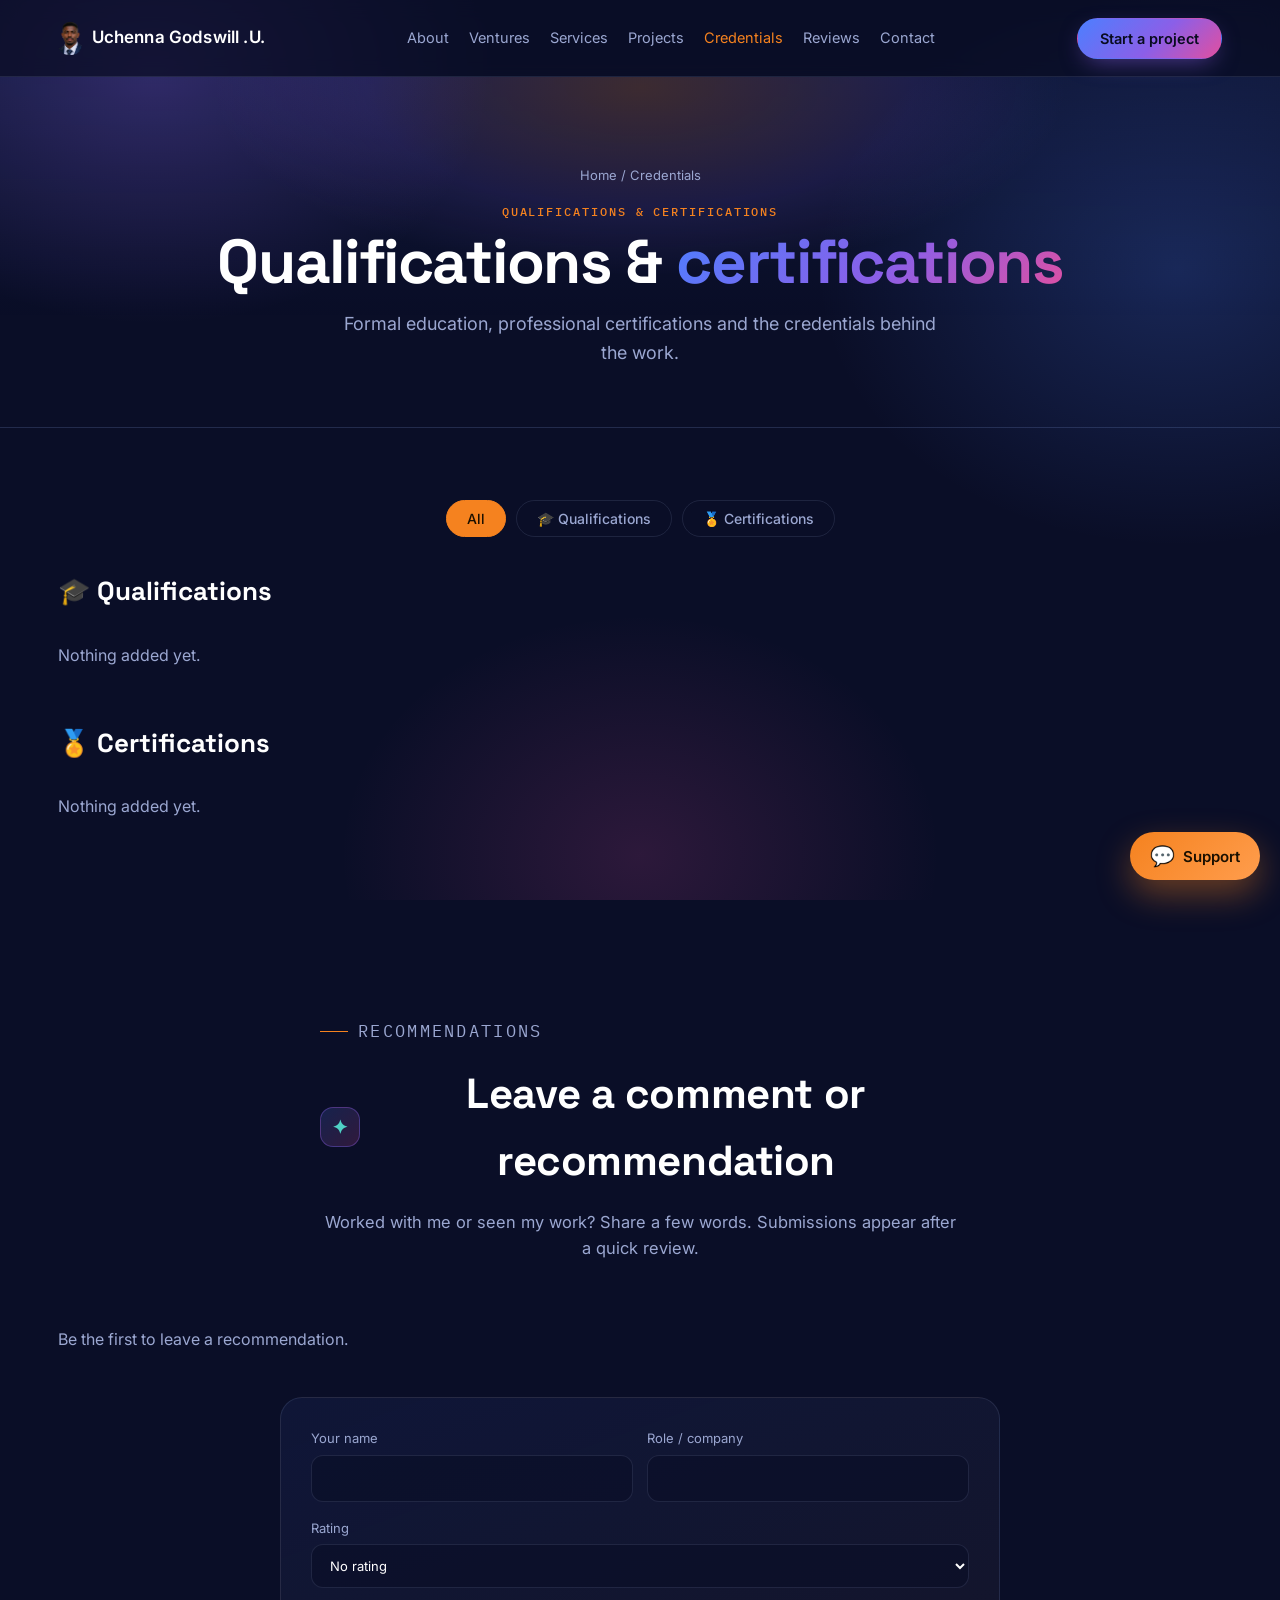
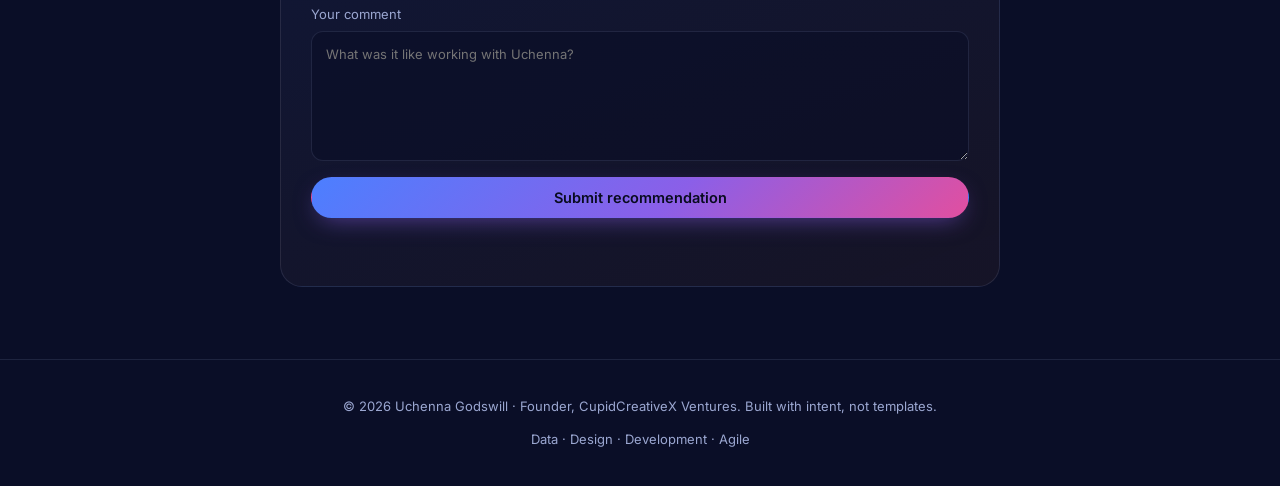
<file: credentials.html>
<!DOCTYPE html>

<html lang="en">
<head>
<meta charset="utf-8"/>
<meta content="width=device-width, initial-scale=1.0" name="viewport"/>
<title>Credentials — Uchenna Godswill</title>
<meta content="Uchenna Godswill — data analytics, design, development and agile delivery. Founder of CupidCreativeX." name="description"/>
<link href="assets/cupidcreativex-mark.png" rel="icon" type="image/png"/>
<link href="https://fonts.googleapis.com" rel="preconnect"/>
<link crossorigin="" href="https://fonts.gstatic.com" rel="preconnect"/>
<link href="https://fonts.googleapis.com/css2?family=Space+Grotesk:wght@400;500;600;700&amp;family=Inter:wght@400;500;600&amp;family=IBM+Plex+Mono:wght@400;500&amp;display=swap" rel="stylesheet"/>
<link href="styles.css?v=1793900002" rel="stylesheet"/>
</head>
<body class="sub" data-pg="credentials">
<div class="bg-glow"></div>
<header>
<nav class="wrap">
<a aria-label="Go to homepage" class="logo" href="index.html"><img alt="" id="siteLogo" src="assets/cupidcreativex-mark.png"/><span id="siteName">Uchenna Godswill .U.</span></a>
<ul class="nav-links" id="navLinks">
<li><a data-edit="nav.1" href="about.html">About</a></li>
<li><a data-edit="nav.2" href="ventures.html">Ventures</a></li>
<li><a data-edit="nav.3" href="services.html">Services</a></li>
<li><a data-edit="nav.4" href="projects.html">Projects</a></li>
<li><a class="active" data-edit="nav.5" href="credentials.html">Credentials</a></li>
<li><a data-edit="nav.6" href="reviews.html">Reviews</a></li>
<li><a data-edit="nav.7" href="contact.html">Contact</a></li>
<li class="admin-only" hidden=""><a href="admin/dashboard.html">Dashboard</a></li>
</ul>
<div class="nav-cta">
<button aria-controls="navLinks" aria-label="Toggle menu" class="nav-toggle" id="navToggle">☰</button>
<button class="btn btn-primary" data-open-quiz="" type="button">Start a project</button>
</div>
</nav>
</header><section class="pg-hero" data-sec="credentials.1"><div class="wrap"><p class="breadcrumb" data-edit="credentials.1"><a href="index.html">Home</a> / Credentials</p>
<p class="pg-eyebrow" data-edit="credentials.2">Qualifications &amp; certifications</p><h1 data-edit="credentials.3">Qualifications &amp; <span class="accent">certifications</span></h1><p class="lead" data-edit="credentials.4">Formal education, professional certifications and the credentials behind the work.</p></div></section>
<section class="cred-main" data-sec="credentials.2"><div class="wrap">
<div class="cred-filters"><button class="cred-filter active" data-f="all">All</button><button class="cred-filter" data-f="qualification">🎓 Qualifications</button><button class="cred-filter" data-f="certification">🏅 Certifications</button></div>
<div class="cred-sec" data-sec="qualification"><h2 class="cred-h" data-edit="credentials.5">🎓 Qualifications</h2><div class="cred-grid" data-cred="qualification"><p class="muted-note" data-edit="credentials.6">Loading…</p></div></div>
<div class="cred-sec" data-sec="certification"><h2 class="cred-h" data-edit="credentials.7">🏅 Certifications</h2><div class="cred-grid" data-cred="certification"><p class="muted-note" data-edit="credentials.8">Loading…</p></div></div>
</div></section>
<section class="rec-sec" data-sec="credentials.3"><div class="wrap"><div class="section-head" data-reveal=""><p class="eyebrow" data-edit="credentials.9">Recommendations</p><h2 data-edit="credentials.10">Leave a comment or recommendation</h2><p data-edit="credentials.11">Worked with me or seen my work? Share a few words. Submissions appear after a quick review.</p></div>
<div class="rec-list" id="recList"></div>
<form autocomplete="off" class="rec-box" id="recForm"><div class="rec-row"><label>Your name<input maxlength="80" name="name" required=""/></label><label>Role / company<input maxlength="80" name="role"/></label></div>
<label>Rating<select name="rating"><option value="">No rating</option><option value="5">★★★★★ Excellent</option><option value="4">★★★★ Very good</option><option value="3">★★★ Good</option></select></label>
<label>Your comment<textarea maxlength="2000" minlength="10" name="message" placeholder="What was it like working with Uchenna?" required="" rows="5"></textarea></label>
<input aria-hidden="true" autocomplete="off" name="website" style="position:absolute;left:-9999px" tabindex="-1"/>
<button class="btn btn-primary" type="submit">Submit recommendation</button><p id="recMsg" role="status"></p></form></div></section>
<footer>
<div class="wrap">
<p>© 2026 Uchenna Godswill · Founder, CupidCreativeX Ventures. Built with intent, not templates.</p>
<p>Data · Design · Development · Agile</p>
</div>
</footer>
<!-- ============ BIO CARD MODAL ============ -->
<div aria-labelledby="bioName" aria-modal="true" class="bio-overlay" id="bioOverlay" role="dialog">
<div class="bio-modal bio2">
<button aria-label="Close bio card" class="book-close" id="bioClose">✕</button>
<div class="bio-cover"></div>
<div class="bio-head2">
<div class="avatar-frame bio-avatar"><div class="avatar-inner"><img alt="Uchenna Godswill" src="assets/cupidcreativex-mark.png"/></div></div>
<div class="bio-id"><h3 id="bioName">Uchenna Godswill</h3><p class="bio-title" data-edit="bio.1">Founder, CupidCreativeX Ventures</p><span class="bio-badge"><i class="pulse"></i> Available for new projects</span></div>
</div>
<div class="bio-actions">
<a class="btn btn-primary has-gi" data-edit="bio.2" href="mailto:uchennagodswill9@gmail.com"><svg aria-hidden="true" class="gi" fill="none" stroke="currentColor" stroke-linecap="round" stroke-linejoin="round" stroke-width="2" viewbox="0 0 24 24"><rect height="14" rx="2" width="18" x="3" y="5"></rect><path d="m3 7 9 6 9-6"></path></svg> Email</a>
<a class="btn btn-ghost has-gi" data-edit="bio.3" href="tel:+2349039454419"><svg aria-hidden="true" class="gi" fill="none" stroke="currentColor" stroke-linecap="round" stroke-linejoin="round" stroke-width="2" viewbox="0 0 24 24"><path d="M22 16.92v3a2 2 0 0 1-2.18 2 19.79 19.79 0 0 1-8.63-3.07 19.5 19.5 0 0 1-6-6 19.79 19.79 0 0 1-3.07-8.67A2 2 0 0 1 4.11 2h3a2 2 0 0 1 2 1.72 12.84 12.84 0 0 0 .7 2.81 2 2 0 0 1-.45 2.11L8.09 9.91a16 16 0 0 0 6 6l1.27-1.27a2 2 0 0 1 2.11-.45 12.84 12.84 0 0 0 2.81.7A2 2 0 0 1 22 16.92z"></path></svg> Call</a>
<a class="btn btn-ghost has-gi" data-edit="bio.4" href="https://wa.me/2349039454419" rel="noopener" target="_blank"><svg aria-hidden="true" class="gi gi-fill" viewbox="0 0 24 24"><path d="M17.472 14.382c-.297-.149-1.758-.867-2.03-.967-.273-.099-.471-.148-.67.15-.197.297-.767.966-.94 1.164-.173.199-.347.223-.644.075-.297-.15-1.255-.463-2.39-1.475-.883-.788-1.48-1.761-1.653-2.059-.173-.297-.018-.458.13-.606.134-.133.298-.347.446-.52.149-.174.198-.298.298-.497.099-.198.05-.371-.025-.52-.075-.149-.669-1.612-.916-2.207-.242-.579-.487-.5-.669-.51-.173-.008-.371-.01-.57-.01-.198 0-.52.074-.792.372-.272.297-1.04 1.016-1.04 2.479 0 1.462 1.065 2.875 1.213 3.074.149.198 2.096 3.2 5.077 4.487.709.306 1.262.489 1.694.625.712.227 1.36.195 1.871.118.571-.085 1.758-.719 2.006-1.413.248-.694.248-1.289.173-1.413-.074-.124-.272-.198-.57-.347m-5.421 7.403h-.004a9.87 9.87 0 01-5.031-1.378l-.361-.214-3.741.982.998-3.648-.235-.374a9.86 9.86 0 01-1.51-5.26c.001-5.45 4.436-9.884 9.888-9.884 2.64 0 5.122 1.03 6.988 2.898a9.825 9.825 0 012.893 6.994c-.003 5.45-4.437 9.884-9.885 9.884m8.413-18.297A11.815 11.815 0 0012.05 0C5.495 0 .16 5.335.157 11.892c0 2.096.547 4.142 1.588 5.945L.057 24l6.305-1.654a11.882 11.882 0 005.683 1.448h.005c6.554 0 11.89-5.335 11.893-11.893a11.821 11.821 0 00-3.48-8.413Z"></path></svg> WhatsApp</a>
<button class="btn btn-ghost" data-cv-open="" data-edit="bio.5" type="button">📄 View CV</button>
</div>
<div class="bio-stats"><div><b>5+</b><span>Years experience</span></div><div><b>7</b><span>Core services</span></div><div><b>2026</b><span>Leading full-SDLC teams</span></div></div>
<div class="bio-tabs" role="tablist"><button class="on" data-bt="about" role="tab">Overview</button><button data-bt="exp" role="tab">Experience</button><button data-bt="skills" role="tab">Skills</button><button data-bt="connect" role="tab">Connect</button></div>
<div class="bio-body">
<div class="bio-pane" data-bp="about"><p data-edit="bio.6">I’m a detail‑driven Web Developer and Data Analyst who transforms raw data into clear, actionable insights that help businesses grow, optimize operations, and improve customer experiences. My work spans sales performance analysis, onboarding optimization, A/B testing, dashboard automation, SEO integration, Database management, customer support and time-attendance analytics — all focused on delivering measurable results.</p><p data-edit="bio.7">I specialize in building automated BI dashboards, scalable SEO-integrated and responsive web applications, uncovering trends that guide strategic decisions, and partnering with stakeholders to solve real business problems. Whether it’s improving retention, boosting sales, or streamlining reporting workflows, I bring a mix of technical skill and business insight that helps teams act faster and smarter.</p><p data-edit="bio.8">My toolkit includes Power BI, Tableau, SQL, Python, and advanced Excel — supported by strong communication, problem‑solving, and analytical thinking. I’m passionate about continuous learning and using data to create meaningful impact.

If you’re looking for a data analyst who blends technical expertise with strategic thinking and consistently delivers results, let’s connect.</p>
<div class="bio-facts2"><div><span>📍 Location</span><b><!-- EDIT ME -->Nigeria</b></div><div><span>💼 Currently</span><b>ICT Personnel, Seahorse Lubricant Industries Ltd</b></div>
<div><span>✉️ Email</span><b><a href="mailto:uchennagodswill9@gmail.com">uchennagodswill9@gmail.com</a></b></div><div><span>📞 Phone</span><b><a href="tel:+2349039454419">+2349039454419</a></b></div></div></div>
<div class="bio-pane" data-bp="exp" hidden=""><div class="bio-timeline">
<div class="tl-item"><b>2020</b><span>Started the Journey in the world of designing, stunning visual creations, UI design, UX Researching &amp; Designing, CMS designs</span></div>
<div class="tl-item"><b>2021</b><span>Decided to find out what actually works behind the visual aspects. Moved into Web Dev (HTML, CSS, JavaScript, WordPress) then into PHP, plugin &amp; theme development, RESTful APIs development and integration, SEO keyword writing and integration...</span></div>
<div class="tl-item"><b>2022</b><span>Added full-stack development to close the design-to-code gap.</span></div>
<div class="tl-item"><b>2023 &amp; 2024</b><span>Delivered my highest number of projects in web development.</span></div>
<div class="tl-item"><b>2025</b><span>Got a job as an organization's IT support personnel &amp; systems analyst — the role of bridging a business organization and their IT needs sparked the zeal into Data Analysis &amp; Project Management.</span></div>
<div class="tl-item"><b>2026</b><span>Now leading teams all the way through the SDLC — analyzing, planning, designing, developing, testing and delivering — with data-driven processes and decisions at every step. The journey continues...</span></div>
</div>
</div>
<div class="bio-pane" data-bp="skills" hidden=""><h4 data-edit="bio.9">Core values &amp; tools</h4><div class="pill-row">
<span class="pill">Data-first thinking</span>
<span class="pill">Systems over one-offs</span>
<span class="pill">Python Analytics</span>
<span class="pill">Business Intelligence (Ms Excel, Power BI, Tableau)</span>
<span class="pill">Stakeholder Collaboration</span>
<span class="pill">Predictive Analytics</span>
<span class="pill">SQL</span>
<span class="pill">Web Dev(HTML,CSS,JS,REACT,PHP,WordPress)</span>
<span class="pill">Agile project management practices</span>
</div><h4 data-edit="bio.10">Core expertise</h4><div class="bio-tags">
<span>💻 Web &amp; App Development</span>
<span>🤖 Generative AI Services</span>
<span>🎨 UI/UX Design</span>
<span>📊 Data Analytics &amp; Insights</span>
<span>🖌️ Graphics Design</span>
<span>🧭 Digital Consultation</span>
<span>📣 Digital Marketing</span>
</div></div>
<div class="bio-pane" data-bp="connect" hidden=""><h4 data-edit="bio.11">Find me online</h4><div class="social-row"><a aria-label="Twitter / X" data-n="x" href="#" style="--bc:#000000"><svg aria-hidden="true" viewbox="0 0 24 24"><path d="M18.901 1.153h3.68l-8.04 9.19L24 22.846h-7.406l-5.8-7.584-6.638 7.584H.474l8.6-9.83L0 1.154h7.594l5.243 6.932ZM17.61 20.644h2.039L6.486 3.24H4.298Z"></path></svg></a><a aria-label="LinkedIn" data-n="linkedin" href="#" style="--bc:#0A66C2"><svg aria-hidden="true" viewbox="0 0 24 24"><path d="M20.447 20.452h-3.554v-5.569c0-1.328-.027-3.037-1.852-3.037-1.853 0-2.136 1.445-2.136 2.939v5.667H9.351V9h3.414v1.561h.046c.477-.9 1.637-1.85 3.37-1.85 3.601 0 4.267 2.37 4.267 5.455v6.286zM5.337 7.433c-1.144 0-2.063-.926-2.063-2.065 0-1.138.92-2.063 2.063-2.063 1.14 0 2.064.925 2.064 2.063 0 1.139-.925 2.065-2.064 2.065zm1.782 13.019H3.555V9h3.564v11.452zM22.225 0H1.771C.792 0 0 .774 0 1.729v20.542C0 23.227.792 24 1.771 24h20.451C23.2 24 24 23.227 24 22.271V1.729C24 .774 23.2 0 22.222 0h.003z"></path></svg></a><a aria-label="Instagram" data-n="instagram" href="#" style="--bc:#E1306C"><svg aria-hidden="true" viewbox="0 0 24 24"><rect fill="none" height="18" rx="5" stroke="currentColor" stroke-width="2" width="18" x="3" y="3"></rect><circle cx="12" cy="12" fill="none" r="4.2" stroke="currentColor" stroke-width="2"></circle><circle cx="17.3" cy="6.7" r="1.3"></circle></svg></a></div>
<p class="bio-cta-line" data-edit="bio.12">Have a project in mind?</p><div class="bio-actions"><button class="btn btn-primary" data-edit="bio.13" data-open-quiz="" type="button">Start a project</button><a class="btn btn-ghost" data-edit="bio.14" href="contact.html">Contact page</a></div></div>
</div>
</div>
</div>
<!-- ============ PROJECT DETAIL MODAL ============ -->
<div aria-labelledby="projTitle" aria-modal="true" class="project-overlay" id="projectOverlay" role="dialog">
<div class="project-modal">
<button aria-label="Close project details" class="book-close" id="projectClose">✕</button>
<div class="proj-carousel">
<div class="proj-slides" id="projSlides"></div>
<button aria-label="Previous image" class="proj-arrow proj-prev" id="projPrev" type="button">‹</button>
<button aria-label="Next image" class="proj-arrow proj-next" id="projNext" type="button">›</button>
<div class="proj-dots" id="projDots"></div>
</div>
<div class="proj-body">
<span class="project-tag" id="projTag"></span>
<h3 id="projTitle"></h3>
<div class="proj-meta">
<span>🏢 Client: <b id="projClient"></b></span>
<span>⏱️ Duration: <b id="projDuration"></b></span>
</div>
<p class="proj-desc" id="projOverview"></p>
<div class="proj-section">
<h4>Client Request</h4>
<p id="projRequest"></p>
</div>
<div class="proj-section">
<h4>Challenge</h4>
<p id="projChallenge"></p>
</div>
<div class="proj-section">
<h4>Solution</h4>
<p id="projSolution"></p>
</div>
<div class="proj-section">
<h4>Results</h4>
<p id="projResults"></p>
</div>
<div class="proj-section">
<h4>Tools &amp; Technologies</h4>
<div class="proj-tools" id="projTools"></div>
</div>
<div style="margin-top:26px;">
<button class="btn btn-primary" data-open-quiz="" id="projCTA" type="button">Start a similar project</button>
</div>
</div>
</div>
</div>
<!-- ============ PROJECT QUIZ ============ -->
<div aria-labelledby="quizTitle" aria-modal="true" class="quiz-overlay" id="quizOverlay" role="dialog">
<div class="quiz-modal">
<button aria-label="Close quiz" class="book-close" id="quizClose">✕</button>
<p class="quiz-step-label" id="quizStepLabel">Step 1 of 5</p>
<div class="quiz-progress"><div class="quiz-progress-bar" id="quizProgressBar"></div></div>
<h3 id="quizTitle">Which service(s) do you need?</h3>
<p class="quiz-sub" id="quizSub">Select everything that applies — I'll tailor the next questions to your picks.</p>
<div id="quizBody"></div>
<div class="quiz-nav">
<button class="btn btn-ghost" id="quizBack" type="button">← Back</button>
<button class="btn btn-primary" id="quizNext" type="button">Next →</button>
</div>
<div class="quiz-success" id="quizSuccess">
<div class="check">✓</div>
<h3>Request sent!</h3>
<p class="quiz-sub" id="quizStatus">Your email app should have opened with everything filled in — just hit send and I'll be in touch.</p>
<p style="font-weight:600; margin:16px 0 10px;">Do you have more enquiries?</p>
<div class="quiz-followup">
<button class="btn btn-ghost" id="quizMoreYes">Yes, book a consultation</button>
<button class="btn btn-ghost" id="quizMoreNo">No, I'm all set</button>
</div>
</div>
</div>
</div>
<!-- ============ CONSULTATION BOOKING ============ -->
<script src="fx.js?v=1793804528"></script>
<script src="config.js?v=1793804528"></script>
<script src="script.js?v=1793804528"></script>
<script src="cms.js?v=1793900002"></script>
<script src="support.js?v=1793804528"></script>
</body>
</html>
</file>
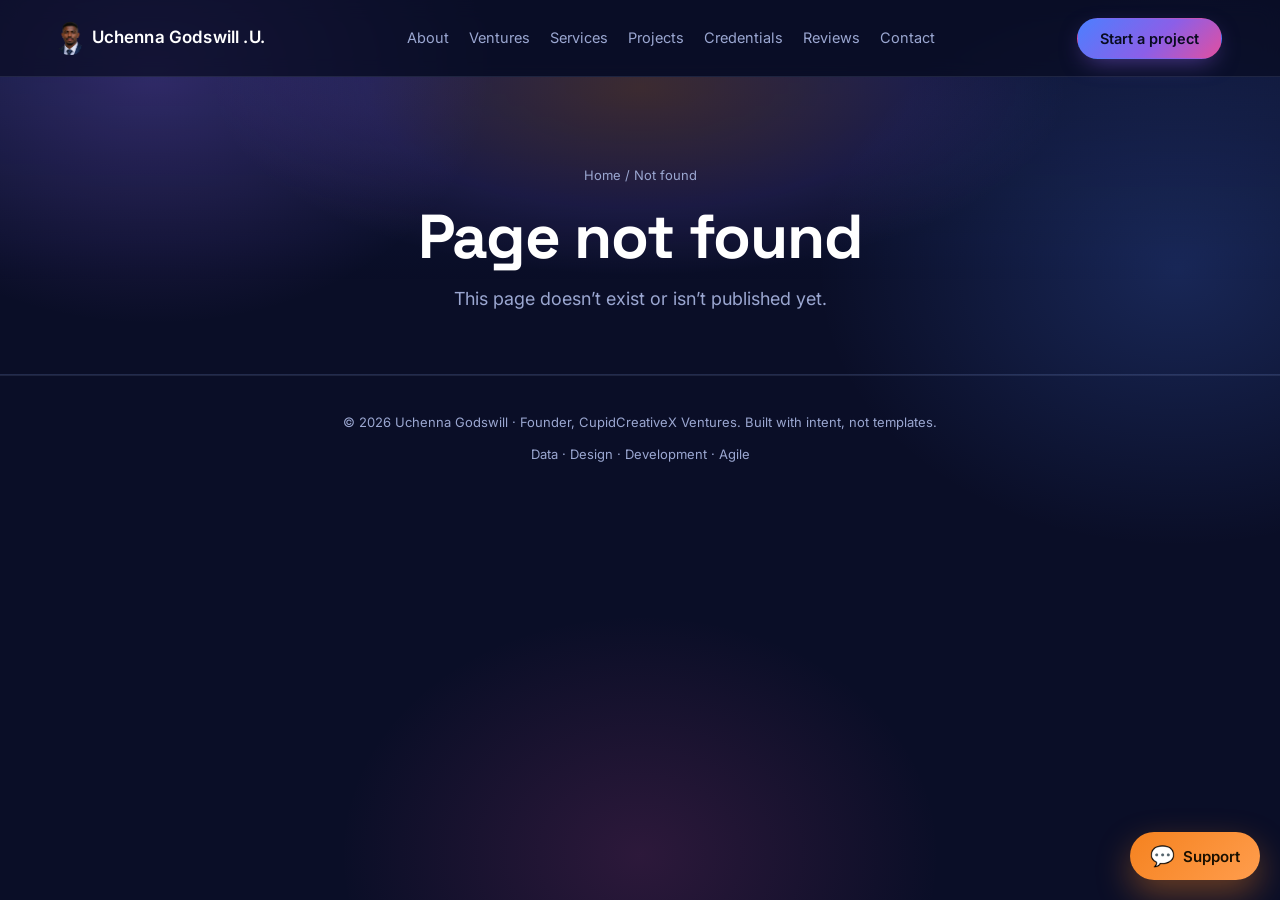
<file: page.html>
<!DOCTYPE html>

<html lang="en">
<head>
<meta charset="utf-8"/>
<meta content="width=device-width, initial-scale=1.0" name="viewport"/>
<title>Page</title>
<meta content="Uchenna Godswill — data analytics, design, development and agile delivery. Founder of CupidCreativeX." name="description"/>
<link href="assets/cupidcreativex-mark.png" rel="icon" type="image/png"/>
<link href="https://fonts.googleapis.com" rel="preconnect"/>
<link crossorigin="" href="https://fonts.gstatic.com" rel="preconnect"/>
<link href="https://fonts.googleapis.com/css2?family=Space+Grotesk:wght@400;500;600;700&amp;family=Inter:wght@400;500;600&amp;family=IBM+Plex+Mono:wght@400;500&amp;display=swap" rel="stylesheet"/>
<link href="styles.css?v=1793900002" rel="stylesheet"/>
</head>
<body class="sub" data-pg="dyn">
<div class="bg-glow"></div>
<header>
<nav class="wrap">
<a aria-label="Go to homepage" class="logo" href="index.html"><img alt="" id="siteLogo" src="assets/cupidcreativex-mark.png"/><span id="siteName">Uchenna Godswill .U.</span></a>
<ul class="nav-links" id="navLinks">
<li><a data-edit="nav.1" href="about.html">About</a></li>
<li><a data-edit="nav.2" href="ventures.html">Ventures</a></li>
<li><a data-edit="nav.3" href="services.html">Services</a></li>
<li><a data-edit="nav.4" href="projects.html">Projects</a></li>
<li><a data-edit="nav.5" href="credentials.html">Credentials</a></li>
<li><a data-edit="nav.6" href="reviews.html">Reviews</a></li>
<li><a data-edit="nav.7" href="contact.html">Contact</a></li>
<li class="admin-only" hidden=""><a href="admin/dashboard.html">Dashboard</a></li>
</ul>
<div class="nav-cta">
<button aria-controls="navLinks" aria-label="Toggle menu" class="nav-toggle" id="navToggle">☰</button>
<button class="btn btn-primary" data-open-quiz="" type="button">Start a project</button>
</div>
</nav>
</header>
<div id="dynTop"></div>
<footer>
<div class="wrap">
<p>© 2026 Uchenna Godswill · Founder, CupidCreativeX Ventures. Built with intent, not templates.</p>
<p>Data · Design · Development · Agile</p>
</div>
</footer>
<!-- ============ BIO CARD MODAL ============ -->
<div aria-labelledby="bioName" aria-modal="true" class="bio-overlay" id="bioOverlay" role="dialog">
<div class="bio-modal bio2">
<button aria-label="Close bio card" class="book-close" id="bioClose">✕</button>
<div class="bio-cover"></div>
<div class="bio-head2">
<div class="avatar-frame bio-avatar"><div class="avatar-inner"><img alt="Uchenna Godswill" src="assets/cupidcreativex-mark.png"/></div></div>
<div class="bio-id"><h3 id="bioName">Uchenna Godswill</h3><p class="bio-title" data-edit="bio.1">Founder, CupidCreativeX Ventures</p><span class="bio-badge"><i class="pulse"></i> Available for new projects</span></div>
</div>
<div class="bio-actions">
<a class="btn btn-primary has-gi" data-edit="bio.2" href="mailto:uchennagodswill9@gmail.com"><svg aria-hidden="true" class="gi" fill="none" stroke="currentColor" stroke-linecap="round" stroke-linejoin="round" stroke-width="2" viewbox="0 0 24 24"><rect height="14" rx="2" width="18" x="3" y="5"></rect><path d="m3 7 9 6 9-6"></path></svg> Email</a>
<a class="btn btn-ghost has-gi" data-edit="bio.3" href="tel:+2349039454419"><svg aria-hidden="true" class="gi" fill="none" stroke="currentColor" stroke-linecap="round" stroke-linejoin="round" stroke-width="2" viewbox="0 0 24 24"><path d="M22 16.92v3a2 2 0 0 1-2.18 2 19.79 19.79 0 0 1-8.63-3.07 19.5 19.5 0 0 1-6-6 19.79 19.79 0 0 1-3.07-8.67A2 2 0 0 1 4.11 2h3a2 2 0 0 1 2 1.72 12.84 12.84 0 0 0 .7 2.81 2 2 0 0 1-.45 2.11L8.09 9.91a16 16 0 0 0 6 6l1.27-1.27a2 2 0 0 1 2.11-.45 12.84 12.84 0 0 0 2.81.7A2 2 0 0 1 22 16.92z"></path></svg> Call</a>
<a class="btn btn-ghost has-gi" data-edit="bio.4" href="https://wa.me/2349039454419" rel="noopener" target="_blank"><svg aria-hidden="true" class="gi gi-fill" viewbox="0 0 24 24"><path d="M17.472 14.382c-.297-.149-1.758-.867-2.03-.967-.273-.099-.471-.148-.67.15-.197.297-.767.966-.94 1.164-.173.199-.347.223-.644.075-.297-.15-1.255-.463-2.39-1.475-.883-.788-1.48-1.761-1.653-2.059-.173-.297-.018-.458.13-.606.134-.133.298-.347.446-.52.149-.174.198-.298.298-.497.099-.198.05-.371-.025-.52-.075-.149-.669-1.612-.916-2.207-.242-.579-.487-.5-.669-.51-.173-.008-.371-.01-.57-.01-.198 0-.52.074-.792.372-.272.297-1.04 1.016-1.04 2.479 0 1.462 1.065 2.875 1.213 3.074.149.198 2.096 3.2 5.077 4.487.709.306 1.262.489 1.694.625.712.227 1.36.195 1.871.118.571-.085 1.758-.719 2.006-1.413.248-.694.248-1.289.173-1.413-.074-.124-.272-.198-.57-.347m-5.421 7.403h-.004a9.87 9.87 0 01-5.031-1.378l-.361-.214-3.741.982.998-3.648-.235-.374a9.86 9.86 0 01-1.51-5.26c.001-5.45 4.436-9.884 9.888-9.884 2.64 0 5.122 1.03 6.988 2.898a9.825 9.825 0 012.893 6.994c-.003 5.45-4.437 9.884-9.885 9.884m8.413-18.297A11.815 11.815 0 0012.05 0C5.495 0 .16 5.335.157 11.892c0 2.096.547 4.142 1.588 5.945L.057 24l6.305-1.654a11.882 11.882 0 005.683 1.448h.005c6.554 0 11.89-5.335 11.893-11.893a11.821 11.821 0 00-3.48-8.413Z"></path></svg> WhatsApp</a>
<button class="btn btn-ghost" data-cv-open="" data-edit="bio.5" type="button">📄 View CV</button>
</div>
<div class="bio-stats"><div><b>5+</b><span>Years experience</span></div><div><b>7</b><span>Core services</span></div><div><b>2026</b><span>Leading full-SDLC teams</span></div></div>
<div class="bio-tabs" role="tablist"><button class="on" data-bt="about" role="tab">Overview</button><button data-bt="exp" role="tab">Experience</button><button data-bt="skills" role="tab">Skills</button><button data-bt="connect" role="tab">Connect</button></div>
<div class="bio-body">
<div class="bio-pane" data-bp="about"><p data-edit="bio.6">I’m a detail‑driven Web Developer and Data Analyst who transforms raw data into clear, actionable insights that help businesses grow, optimize operations, and improve customer experiences. My work spans sales performance analysis, onboarding optimization, A/B testing, dashboard automation, SEO integration, Database management, customer support and time-attendance analytics — all focused on delivering measurable results.</p><p data-edit="bio.7">I specialize in building automated BI dashboards, scalable SEO-integrated and responsive web applications, uncovering trends that guide strategic decisions, and partnering with stakeholders to solve real business problems. Whether it’s improving retention, boosting sales, or streamlining reporting workflows, I bring a mix of technical skill and business insight that helps teams act faster and smarter.</p><p data-edit="bio.8">My toolkit includes Power BI, Tableau, SQL, Python, and advanced Excel — supported by strong communication, problem‑solving, and analytical thinking. I’m passionate about continuous learning and using data to create meaningful impact.

If you’re looking for a data analyst who blends technical expertise with strategic thinking and consistently delivers results, let’s connect.</p>
<div class="bio-facts2"><div><span>📍 Location</span><b><!-- EDIT ME -->Nigeria</b></div><div><span>💼 Currently</span><b>ICT Personnel, Seahorse Lubricant Industries Ltd</b></div>
<div><span>✉️ Email</span><b><a href="mailto:uchennagodswill9@gmail.com">uchennagodswill9@gmail.com</a></b></div><div><span>📞 Phone</span><b><a href="tel:+2349039454419">+2349039454419</a></b></div></div></div>
<div class="bio-pane" data-bp="exp" hidden=""><div class="bio-timeline">
<div class="tl-item"><b>2020</b><span>Started the Journey in the world of designing, stunning visual creations, UI design, UX Researching &amp; Designing, CMS designs</span></div>
<div class="tl-item"><b>2021</b><span>Decided to find out what actually works behind the visual aspects. Moved into Web Dev (HTML, CSS, JavaScript, WordPress) then into PHP, plugin &amp; theme development, RESTful APIs development and integration, SEO keyword writing and integration...</span></div>
<div class="tl-item"><b>2022</b><span>Added full-stack development to close the design-to-code gap.</span></div>
<div class="tl-item"><b>2023 &amp; 2024</b><span>Delivered my highest number of projects in web development.</span></div>
<div class="tl-item"><b>2025</b><span>Got a job as an organization's IT support personnel &amp; systems analyst — the role of bridging a business organization and their IT needs sparked the zeal into Data Analysis &amp; Project Management.</span></div>
<div class="tl-item"><b>2026</b><span>Now leading teams all the way through the SDLC — analyzing, planning, designing, developing, testing and delivering — with data-driven processes and decisions at every step. The journey continues...</span></div>
</div>
</div>
<div class="bio-pane" data-bp="skills" hidden=""><h4 data-edit="bio.9">Core values &amp; tools</h4><div class="pill-row">
<span class="pill">Data-first thinking</span>
<span class="pill">Systems over one-offs</span>
<span class="pill">Python Analytics</span>
<span class="pill">Business Intelligence (Ms Excel, Power BI, Tableau)</span>
<span class="pill">Stakeholder Collaboration</span>
<span class="pill">Predictive Analytics</span>
<span class="pill">SQL</span>
<span class="pill">Web Dev(HTML,CSS,JS,REACT,PHP,WordPress)</span>
<span class="pill">Agile project management practices</span>
</div><h4 data-edit="bio.10">Core expertise</h4><div class="bio-tags">
<span>💻 Web &amp; App Development</span>
<span>🤖 Generative AI Services</span>
<span>🎨 UI/UX Design</span>
<span>📊 Data Analytics &amp; Insights</span>
<span>🖌️ Graphics Design</span>
<span>🧭 Digital Consultation</span>
<span>📣 Digital Marketing</span>
</div></div>
<div class="bio-pane" data-bp="connect" hidden=""><h4 data-edit="bio.11">Find me online</h4><div class="social-row"><a aria-label="Twitter / X" data-n="x" href="#" style="--bc:#000000"><svg aria-hidden="true" viewbox="0 0 24 24"><path d="M18.901 1.153h3.68l-8.04 9.19L24 22.846h-7.406l-5.8-7.584-6.638 7.584H.474l8.6-9.83L0 1.154h7.594l5.243 6.932ZM17.61 20.644h2.039L6.486 3.24H4.298Z"></path></svg></a><a aria-label="LinkedIn" data-n="linkedin" href="#" style="--bc:#0A66C2"><svg aria-hidden="true" viewbox="0 0 24 24"><path d="M20.447 20.452h-3.554v-5.569c0-1.328-.027-3.037-1.852-3.037-1.853 0-2.136 1.445-2.136 2.939v5.667H9.351V9h3.414v1.561h.046c.477-.9 1.637-1.85 3.37-1.85 3.601 0 4.267 2.37 4.267 5.455v6.286zM5.337 7.433c-1.144 0-2.063-.926-2.063-2.065 0-1.138.92-2.063 2.063-2.063 1.14 0 2.064.925 2.064 2.063 0 1.139-.925 2.065-2.064 2.065zm1.782 13.019H3.555V9h3.564v11.452zM22.225 0H1.771C.792 0 0 .774 0 1.729v20.542C0 23.227.792 24 1.771 24h20.451C23.2 24 24 23.227 24 22.271V1.729C24 .774 23.2 0 22.222 0h.003z"></path></svg></a><a aria-label="Instagram" data-n="instagram" href="#" style="--bc:#E1306C"><svg aria-hidden="true" viewbox="0 0 24 24"><rect fill="none" height="18" rx="5" stroke="currentColor" stroke-width="2" width="18" x="3" y="3"></rect><circle cx="12" cy="12" fill="none" r="4.2" stroke="currentColor" stroke-width="2"></circle><circle cx="17.3" cy="6.7" r="1.3"></circle></svg></a></div>
<p class="bio-cta-line" data-edit="bio.12">Have a project in mind?</p><div class="bio-actions"><button class="btn btn-primary" data-edit="bio.13" data-open-quiz="" type="button">Start a project</button><a class="btn btn-ghost" data-edit="bio.14" href="contact.html">Contact page</a></div></div>
</div>
</div>
</div>
<!-- ============ PROJECT DETAIL MODAL ============ -->
<div aria-labelledby="projTitle" aria-modal="true" class="project-overlay" id="projectOverlay" role="dialog">
<div class="project-modal">
<button aria-label="Close project details" class="book-close" id="projectClose">✕</button>
<div class="proj-carousel">
<div class="proj-slides" id="projSlides"></div>
<button aria-label="Previous image" class="proj-arrow proj-prev" id="projPrev" type="button">‹</button>
<button aria-label="Next image" class="proj-arrow proj-next" id="projNext" type="button">›</button>
<div class="proj-dots" id="projDots"></div>
</div>
<div class="proj-body">
<span class="project-tag" id="projTag"></span>
<h3 id="projTitle"></h3>
<div class="proj-meta">
<span>🏢 Client: <b id="projClient"></b></span>
<span>⏱️ Duration: <b id="projDuration"></b></span>
</div>
<p class="proj-desc" id="projOverview"></p>
<div class="proj-section">
<h4>Client Request</h4>
<p id="projRequest"></p>
</div>
<div class="proj-section">
<h4>Challenge</h4>
<p id="projChallenge"></p>
</div>
<div class="proj-section">
<h4>Solution</h4>
<p id="projSolution"></p>
</div>
<div class="proj-section">
<h4>Results</h4>
<p id="projResults"></p>
</div>
<div class="proj-section">
<h4>Tools &amp; Technologies</h4>
<div class="proj-tools" id="projTools"></div>
</div>
<div style="margin-top:26px;">
<button class="btn btn-primary" data-open-quiz="" id="projCTA" type="button">Start a similar project</button>
</div>
</div>
</div>
</div>
<!-- ============ PROJECT QUIZ ============ -->
<div aria-labelledby="quizTitle" aria-modal="true" class="quiz-overlay" id="quizOverlay" role="dialog">
<div class="quiz-modal">
<button aria-label="Close quiz" class="book-close" id="quizClose">✕</button>
<p class="quiz-step-label" id="quizStepLabel">Step 1 of 5</p>
<div class="quiz-progress"><div class="quiz-progress-bar" id="quizProgressBar"></div></div>
<h3 id="quizTitle">Which service(s) do you need?</h3>
<p class="quiz-sub" id="quizSub">Select everything that applies — I'll tailor the next questions to your picks.</p>
<div id="quizBody"></div>
<div class="quiz-nav">
<button class="btn btn-ghost" id="quizBack" type="button">← Back</button>
<button class="btn btn-primary" id="quizNext" type="button">Next →</button>
</div>
<div class="quiz-success" id="quizSuccess">
<div class="check">✓</div>
<h3>Request sent!</h3>
<p class="quiz-sub" id="quizStatus">Your email app should have opened with everything filled in — just hit send and I'll be in touch.</p>
<p style="font-weight:600; margin:16px 0 10px;">Do you have more enquiries?</p>
<div class="quiz-followup">
<button class="btn btn-ghost" id="quizMoreYes">Yes, book a consultation</button>
<button class="btn btn-ghost" id="quizMoreNo">No, I'm all set</button>
</div>
</div>
</div>
</div>
<!-- ============ CONSULTATION BOOKING ============ -->
<script src="fx.js?v=1793804528"></script>
<script src="config.js?v=1793804528"></script>
<script src="script.js?v=1793804528"></script>
<script src="cms.js?v=1793900002"></script>
<script src="support.js?v=1793804528"></script>
</body>
</html>
</file>
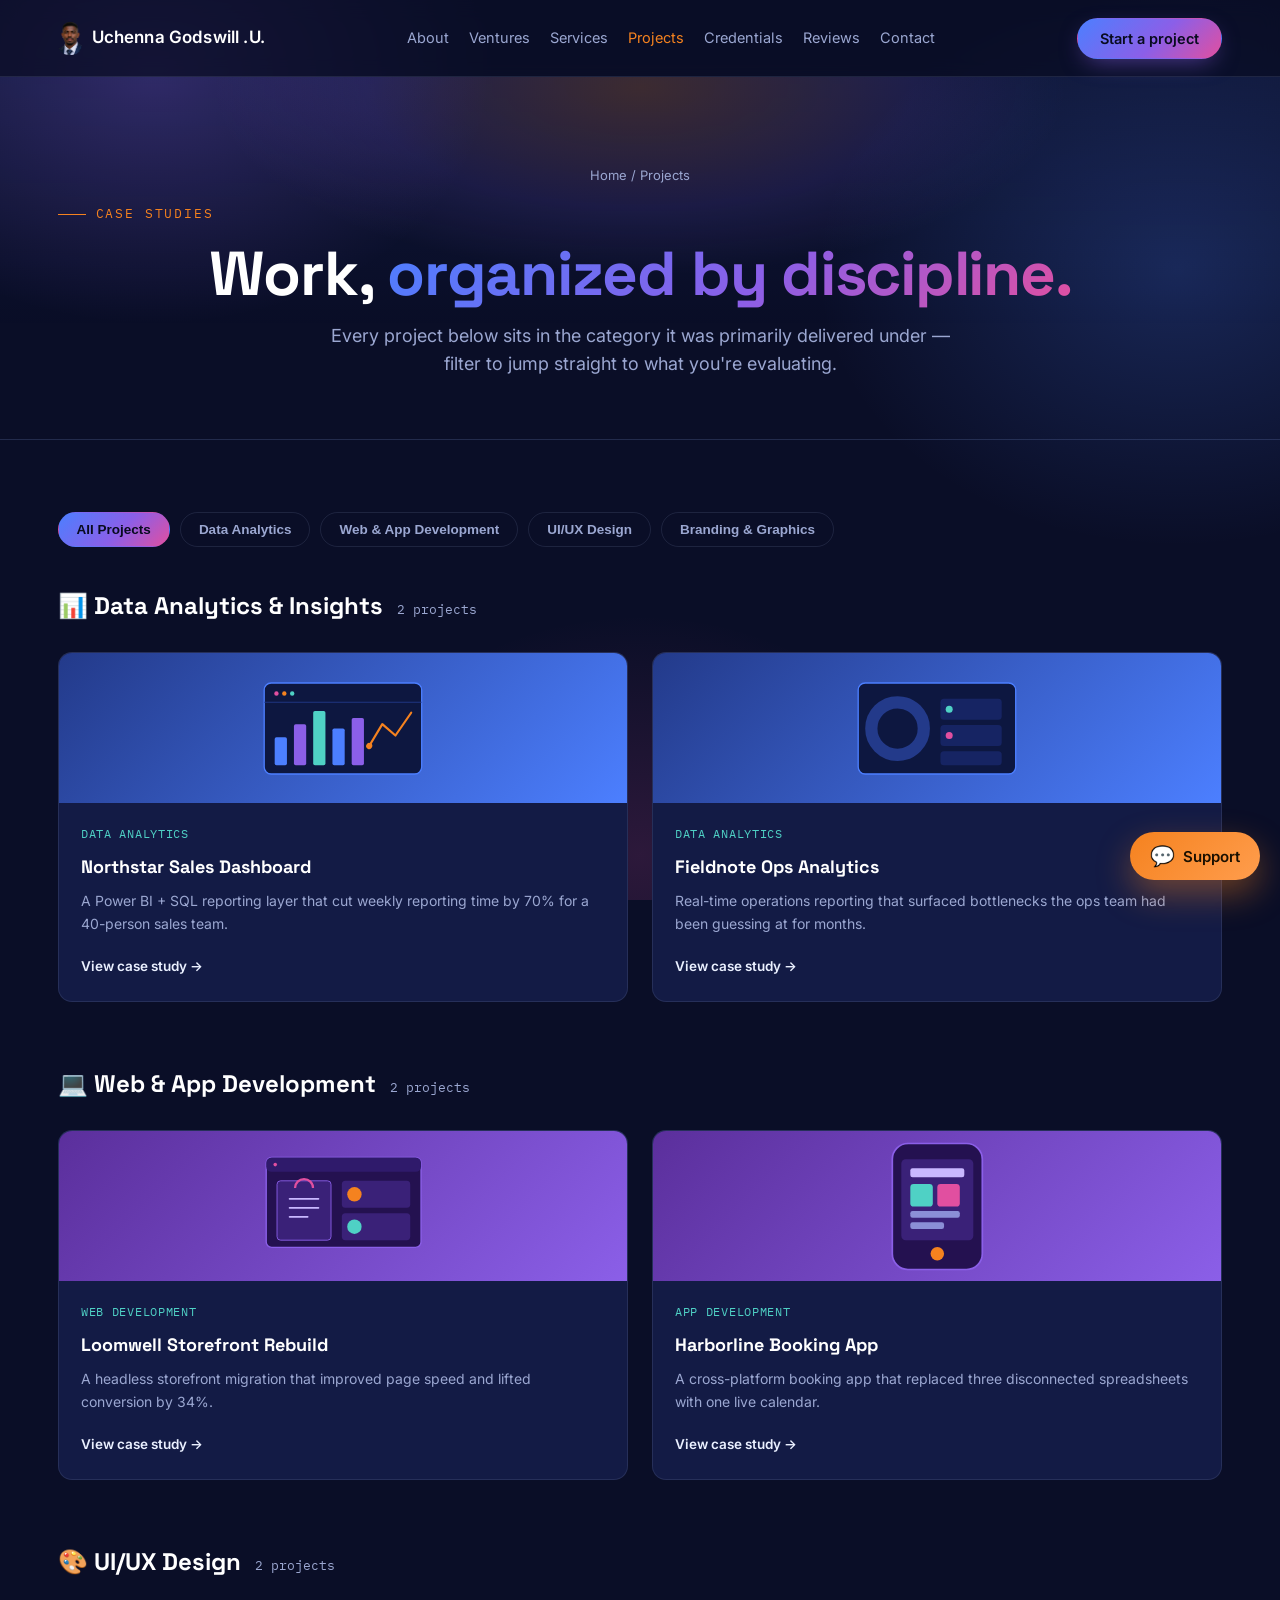
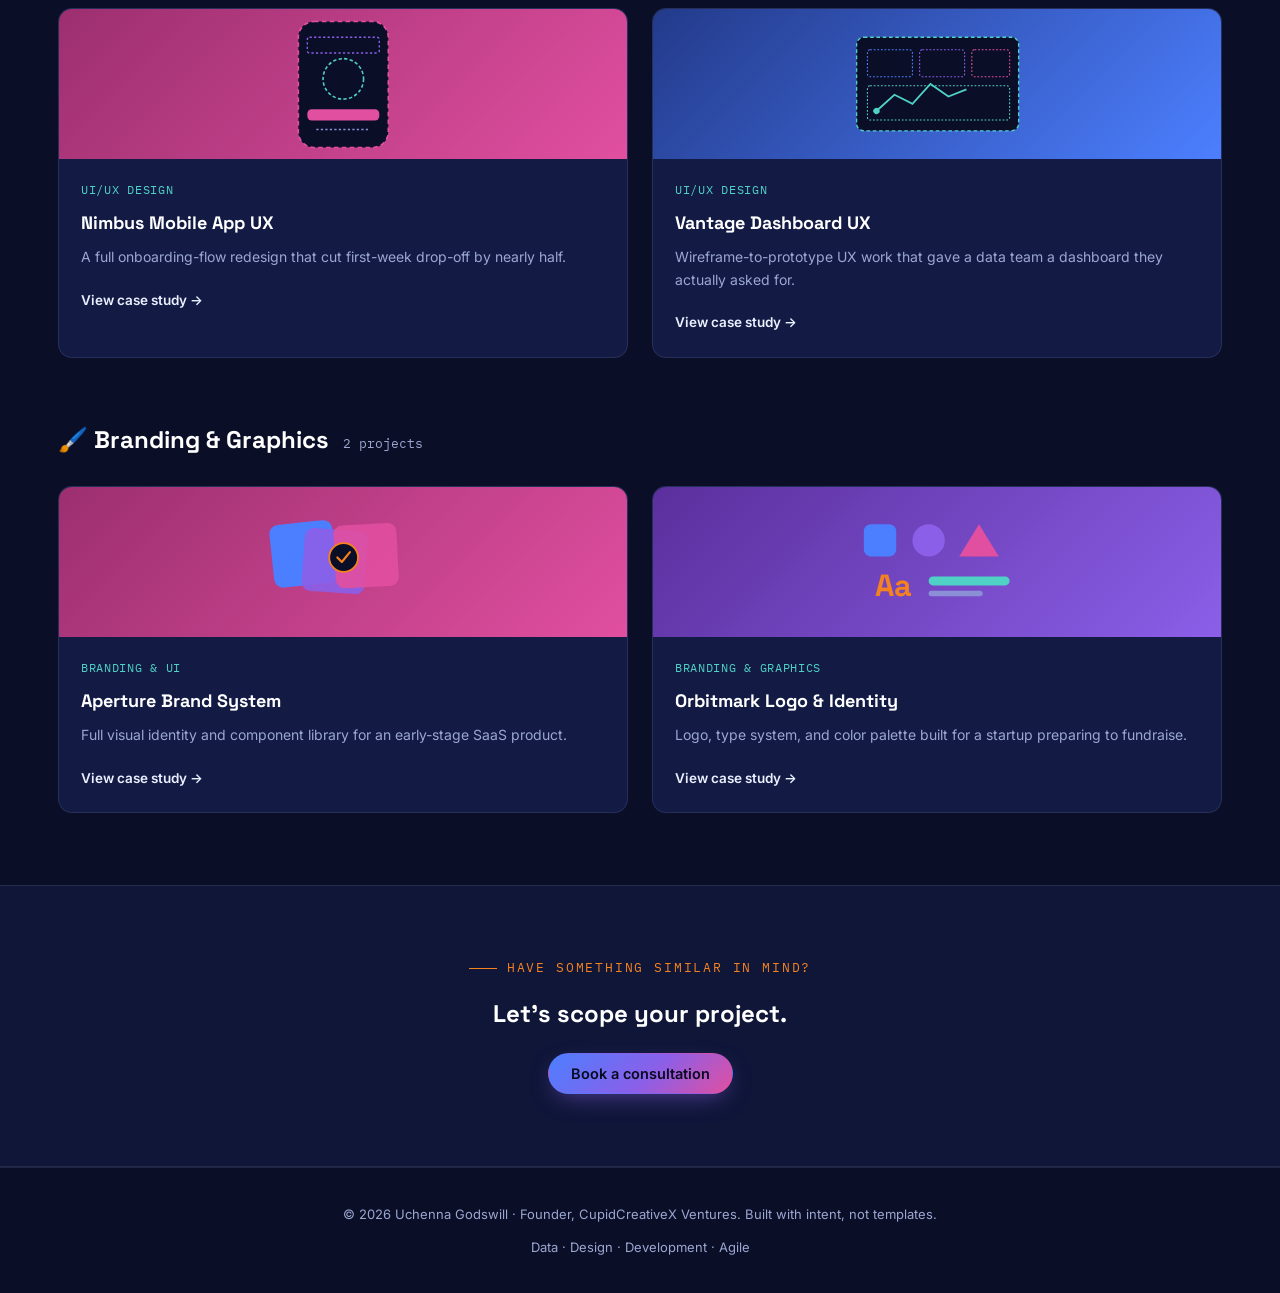
<file: projects.html>
<!DOCTYPE html>

<html lang="en">
<head>
<meta charset="utf-8"/>
<meta content="width=device-width, initial-scale=1.0" name="viewport"/>
<title>Projects — Uchenna Godswill</title>
<meta content="Uchenna Godswill — data analytics, design, development and agile delivery. Founder of CupidCreativeX." name="description"/>
<link href="assets/cupidcreativex-mark.png" rel="icon" type="image/png"/>
<link href="https://fonts.googleapis.com" rel="preconnect"/>
<link crossorigin="" href="https://fonts.gstatic.com" rel="preconnect"/>
<link href="https://fonts.googleapis.com/css2?family=Space+Grotesk:wght@400;500;600;700&amp;family=Inter:wght@400;500;600&amp;family=IBM+Plex+Mono:wght@400;500&amp;display=swap" rel="stylesheet"/>
<link href="styles.css?v=1793900002" rel="stylesheet"/>
</head>
<body class="sub" data-pg="projects">
<div class="bg-glow"></div>
<header>
<nav class="wrap">
<a aria-label="Go to homepage" class="logo" href="index.html"><img alt="" id="siteLogo" src="assets/cupidcreativex-mark.png"/><span id="siteName">Uchenna Godswill .U.</span></a>
<ul class="nav-links" id="navLinks">
<li><a data-edit="nav.1" href="about.html">About</a></li>
<li><a data-edit="nav.2" href="ventures.html">Ventures</a></li>
<li><a data-edit="nav.3" href="services.html">Services</a></li>
<li><a class="active" data-edit="nav.4" href="projects.html">Projects</a></li>
<li><a data-edit="nav.5" href="credentials.html">Credentials</a></li>
<li><a data-edit="nav.6" href="reviews.html">Reviews</a></li>
<li><a data-edit="nav.7" href="contact.html">Contact</a></li>
<li class="admin-only" hidden=""><a href="admin/dashboard.html">Dashboard</a></li>
</ul>
<div class="nav-cta">
<button aria-controls="navLinks" aria-label="Toggle menu" class="nav-toggle" id="navToggle">☰</button>
<button class="btn btn-primary" data-open-quiz="" type="button">Start a project</button>
</div>
</nav>
</header>
<!-- ============ PAGE HERO ============ -->
<section class="pg-hero" data-sec="projects.1">
<div class="wrap" data-reveal="">
<p class="breadcrumb" data-edit="projects.1"><a href="index.html">Home</a> / Projects</p>
<p class="eyebrow" data-edit="projects.2">Case Studies</p>
<h1 data-edit="projects.3">Work, <span class="accent" style="background:var(--grad-signature); -webkit-background-clip:text; background-clip:text; color:transparent;">organized by discipline.</span></h1>
<p class="lead" data-edit="projects.4">Every project below sits in the category it was primarily delivered under — filter to jump straight to what you're evaluating.</p>
</div>
</section>
<!-- ============ PROJECTS ============ -->
<section data-sec="projects.2">
<div class="wrap">
<div class="filter-row" data-reveal="">
<button class="filter-btn active" data-filter="all">All Projects</button>
<button class="filter-btn" data-filter="data">Data Analytics</button>
<button class="filter-btn" data-filter="web">Web &amp; App Development</button>
<button class="filter-btn" data-filter="uiux">UI/UX Design</button>
<button class="filter-btn" data-filter="branding">Branding &amp; Graphics</button>
</div>
<!-- ===== DATA ANALYTICS ===== -->
<div class="category-block" data-reveal="">
<div class="category-head">
<h2 data-edit="projects.5">📊 Data Analytics &amp; Insights</h2>
<span>2 projects</span>
</div>
<div class="project-grid">
<div class="project-card" data-cat="data" id="northstar-dashboard">
<div class="project-thumb thumb-1">
<svg fill="none" height="70%" viewbox="0 0 200 120" width="70%">
<rect fill="#0d1740" height="104" rx="8" stroke="#4c7fff" stroke-width="1.5" width="180" x="10" y="8"></rect>
<circle cx="24" cy="20" fill="#e14fa0" r="2.5"></circle>
<circle cx="33" cy="20" fill="#f5821f" r="2.5"></circle>
<circle cx="42" cy="20" fill="#4fd1c5" r="2.5"></circle>
<line stroke="#233a8a" stroke-width="1" x1="10" x2="190" y1="30" y2="30"></line>
<rect class="chart-bar" fill="#4c7fff" height="32" rx="2" style="animation-delay:0s" width="14" x="22" y="70"></rect>
<rect class="chart-bar" fill="#8b5fe8" height="47" rx="2" style="animation-delay:.15s" width="14" x="44" y="55"></rect>
<rect class="chart-bar" fill="#4fd1c5" height="62" rx="2" style="animation-delay:.3s" width="14" x="66" y="40"></rect>
<rect class="chart-bar" fill="#4c7fff" height="42" rx="2" style="animation-delay:.45s" width="14" x="88" y="60"></rect>
<rect class="chart-bar" fill="#8b5fe8" height="54" rx="2" style="animation-delay:.6s" width="14" x="110" y="48"></rect>
<polyline fill="none" points="130,80 145,55 160,68 178,42" stroke="#f5821f" stroke-linecap="round" stroke-linejoin="round" stroke-width="2.5"></polyline>
<circle class="chart-trend-dot" fill="#f5821f" r="3.5" style="offset-path:path('M130,80 L145,55 L160,68 L178,42')"></circle>
</svg>
</div>
<div class="project-body">
<span class="project-tag">Data Analytics</span>
<h3>Northstar Sales Dashboard</h3>
<p>A Power BI + SQL reporting layer that cut weekly reporting time by 70% for a 40-person sales team.</p>
<a class="project-link" data-open-project="" href="#">View case study →</a>
</div>
</div>
<div class="project-card" data-cat="data" id="fieldnote-analytics">
<div class="project-thumb thumb-1">
<svg fill="none" height="70%" viewbox="0 0 200 120" width="70%">
<rect fill="#0d1740" height="104" rx="8" stroke="#4c7fff" stroke-width="1.5" width="180" x="10" y="8"></rect>
<circle cx="55" cy="60" fill="none" r="30" stroke="#233a8a" stroke-width="14"></circle>
<circle class="chart-donut-arc" cx="55" cy="60" fill="none" r="30" stroke="#4c7fff" stroke-dasharray="70 118" stroke-width="14" style="animation-delay:0s" transform="rotate(-90 55 60)"></circle>
<circle class="chart-donut-arc" cx="55" cy="60" fill="none" r="30" stroke="#f5821f" stroke-dasharray="35 153" stroke-dashoffset="-70" stroke-width="14" style="animation-delay:.4s" transform="rotate(-90 55 60)"></circle>
<rect fill="#162463" height="24" rx="4" width="70" x="104" y="26"></rect>
<rect fill="#162463" height="24" rx="4" width="70" x="104" y="56"></rect>
<rect fill="#162463" height="16" rx="4" width="70" x="104" y="86"></rect>
<circle class="chart-bullet" cx="114" cy="38" fill="#4fd1c5" r="4" style="animation-delay:0s"></circle>
<circle class="chart-bullet" cx="114" cy="68" fill="#e14fa0" r="4" style="animation-delay:.6s"></circle>
</svg>
</div>
<div class="project-body">
<span class="project-tag">Data Analytics</span>
<h3>Fieldnote Ops Analytics</h3>
<p>Real-time operations reporting that surfaced bottlenecks the ops team had been guessing at for months.</p>
<a class="project-link" data-open-project="" href="#">View case study →</a>
</div>
</div>
</div>
</div>
<!-- ===== WEB & APP DEVELOPMENT ===== -->
<div class="category-block" data-reveal="">
<div class="category-head">
<h2 data-edit="projects.6">💻 Web &amp; App Development</h2>
<span>2 projects</span>
</div>
<div class="project-grid">
<div class="project-card" data-cat="web" id="loomwell-storefront">
<div class="project-thumb thumb-2">
<svg fill="none" height="72%" viewbox="0 0 200 120" width="72%">
<rect fill="#241150" height="100" rx="6" stroke="#8b5fe8" stroke-width="1.5" width="172" x="14" y="6"></rect>
<rect fill="#2f1a6b" height="16" rx="6" width="172" x="14" y="6"></rect>
<circle cx="24" cy="14" fill="#e14fa0" r="2"></circle>
<rect fill="#3a2178" height="66" rx="4" stroke="#8b5fe8" stroke-width="1" width="60" x="26" y="32"></rect>
<path d="M40 52 h32 M40 62 h32 M40 72 h20" stroke="#c9b8ff" stroke-linecap="round" stroke-width="2"></path>
<path d="M46 40 a10 10 0 0 1 20 0" fill="none" stroke="#e14fa0" stroke-width="2.5"></path>
<rect fill="#3a2178" height="30" rx="4" width="76" x="98" y="32"></rect>
<rect fill="#3a2178" height="30" rx="4" width="76" x="98" y="68"></rect>
<circle cx="112" cy="47" fill="#f5821f" r="8"></circle>
<circle cx="112" cy="83" fill="#4fd1c5" r="8"></circle>
</svg>
</div>
<div class="project-body">
<span class="project-tag">Web Development</span>
<h3>Loomwell Storefront Rebuild</h3>
<p>A headless storefront migration that improved page speed and lifted conversion by 34%.</p>
<a class="project-link" data-open-project="" href="#">View case study →</a>
</div>
</div>
<div class="project-card" data-cat="web" id="harborline-app">
<div class="project-thumb thumb-2">
<svg fill="none" height="90%" viewbox="0 0 200 120" width="55%">
<rect fill="#241150" height="112" rx="14" stroke="#8b5fe8" stroke-width="1.5" width="80" x="60" y="4"></rect>
<rect fill="#3a2178" height="72" rx="4" width="64" x="68" y="18"></rect>
<rect fill="#c9b8ff" height="8" rx="2" width="48" x="76" y="26"></rect>
<rect fill="#4fd1c5" height="20" rx="3" width="20" x="76" y="40"></rect>
<rect fill="#e14fa0" height="20" rx="3" width="20" x="100" y="40"></rect>
<rect fill="#8b8fd6" height="6" rx="2" width="44" x="76" y="64"></rect>
<rect fill="#8b8fd6" height="6" rx="2" width="30" x="76" y="74"></rect>
<circle cx="100" cy="102" fill="#f5821f" r="6"></circle>
</svg>
</div>
<div class="project-body">
<span class="project-tag">App Development</span>
<h3>Harborline Booking App</h3>
<p>A cross-platform booking app that replaced three disconnected spreadsheets with one live calendar.</p>
<a class="project-link" data-open-project="" href="#">View case study →</a>
</div>
</div>
</div>
</div>
<!-- ===== UI/UX DESIGN ===== -->
<div class="category-block" data-reveal="">
<div class="category-head">
<h2 data-edit="projects.7">🎨 UI/UX Design</h2>
<span>2 projects</span>
</div>
<div class="project-grid">
<div class="project-card" data-cat="uiux" id="nimbus-app-ux">
<div class="project-thumb thumb-3">
<svg fill="none" height="90%" viewbox="0 0 200 120" width="55%">
<rect fill="#0a0e27" height="112" rx="14" stroke="#e14fa0" stroke-dasharray="4 3" stroke-width="1.5" width="80" x="60" y="4"></rect>
<rect fill="none" height="14" rx="2" stroke="#8b5fe8" stroke-dasharray="2 2" stroke-width="1.2" width="64" x="68" y="18"></rect>
<circle cx="100" cy="55" fill="none" r="18" stroke="#4fd1c5" stroke-dasharray="3 2" stroke-width="1.4"></circle>
<rect fill="#e14fa0" height="10" rx="4" width="64" x="68" y="82"></rect>
<path d="M76 100 h48" stroke="#8b8fd6" stroke-dasharray="2 2" stroke-width="1.2"></path>
</svg>
</div>
<div class="project-body">
<span class="project-tag">UI/UX Design</span>
<h3>Nimbus Mobile App UX</h3>
<p>A full onboarding-flow redesign that cut first-week drop-off by nearly half.</p>
<a class="project-link" data-open-project="" href="#">View case study →</a>
</div>
</div>
<div class="project-card" data-cat="uiux" id="vantage-dashboard-ux">
<div class="project-thumb thumb-1">
<svg fill="none" height="72%" viewbox="0 0 200 120" width="72%">
<rect fill="#0a0e27" height="104" rx="8" stroke="#4fd1c5" stroke-dasharray="4 3" stroke-width="1.5" width="180" x="10" y="8"></rect>
<rect fill="none" height="30" rx="3" stroke="#4c7fff" stroke-dasharray="2 2" stroke-width="1.2" width="50" x="22" y="22"></rect>
<rect fill="none" height="30" rx="3" stroke="#8b5fe8" stroke-dasharray="2 2" stroke-width="1.2" width="50" x="80" y="22"></rect>
<rect fill="none" height="30" rx="3" stroke="#e14fa0" stroke-dasharray="2 2" stroke-width="1.2" width="42" x="138" y="22"></rect>
<rect fill="none" height="38" rx="3" stroke="#4fd1c5" stroke-dasharray="2 2" stroke-width="1.2" width="158" x="22" y="62"></rect>
<path d="M32 90 l20 -18 20 10 20 -22 20 14 20 -8" fill="none" stroke="#4fd1c5" stroke-width="2"></path>
<circle class="chart-trend-dot" fill="#4fd1c5" r="3.5" style="offset-path:path('M32 90 l20 -18 20 10 20 -22 20 14 20 -8')"></circle>
</svg>
</div>
<div class="project-body">
<span class="project-tag">UI/UX Design</span>
<h3>Vantage Dashboard UX</h3>
<p>Wireframe-to-prototype UX work that gave a data team a dashboard they actually asked for.</p>
<a class="project-link" data-open-project="" href="#">View case study →</a>
</div>
</div>
</div>
</div>
<!-- ===== BRANDING & GRAPHICS ===== -->
<div class="category-block" data-reveal="">
<div class="category-head">
<h2 data-edit="projects.8">🖌️ Branding &amp; Graphics</h2>
<span>2 projects</span>
</div>
<div class="project-grid">
<div class="project-card" data-cat="branding" id="aperture-brand-system">
<div class="project-thumb thumb-3">
<svg fill="none" height="72%" viewbox="0 0 200 120" width="72%">
<rect fill="#4c7fff" height="70" rx="10" transform="rotate(-6 55 51)" width="70" x="20" y="16"></rect>
<rect fill="#8b5fe8" height="70" opacity="0.92" rx="10" transform="rotate(4 90 59)" width="70" x="55" y="24"></rect>
<rect fill="#e14fa0" height="70" opacity="0.9" rx="10" transform="rotate(-3 125 53)" width="70" x="90" y="18"></rect>
<circle cx="100" cy="55" fill="#0a0e27" r="16" stroke="#f5821f" stroke-width="2"></circle>
<path d="M93 55 l5 5 9 -11" fill="none" stroke="#f5821f" stroke-linecap="round" stroke-linejoin="round" stroke-width="2.4"></path>
</svg>
</div>
<div class="project-body">
<span class="project-tag">Branding &amp; UI</span>
<h3>Aperture Brand System</h3>
<p>Full visual identity and component library for an early-stage SaaS product.</p>
<a class="project-link" data-open-project="" href="#">View case study →</a>
</div>
</div>
<div class="project-card" data-cat="branding" id="orbitmark-identity">
<div class="project-thumb thumb-2">
<svg fill="none" height="72%" viewbox="0 0 200 120" width="72%">
<rect fill="#4c7fff" height="36" rx="8" width="36" x="18" y="18"></rect>
<circle cx="90" cy="36" fill="#8b5fe8" r="18"></circle>
<polygon fill="#e14fa0" points="146,18 168,54 124,54"></polygon>
<text fill="#f5821f" font-family="Space Grotesk, sans-serif" font-size="34" font-weight="700" x="30" y="98">Aa</text>
<rect fill="#4fd1c5" height="10" rx="5" width="90" x="90" y="76"></rect>
<rect fill="#8b8fd6" height="6" rx="3" width="60" x="90" y="92"></rect>
</svg>
</div>
<div class="project-body">
<span class="project-tag">Branding &amp; Graphics</span>
<h3>Orbitmark Logo &amp; Identity</h3>
<p>Logo, type system, and color palette built for a startup preparing to fundraise.</p>
<a class="project-link" data-open-project="" href="#">View case study →</a>
</div>
</div>
</div>
</div>
</div>
</section>
<!-- ============ CTA ============ -->
<section class="section-alt" data-sec="projects.3">
<div class="wrap" data-reveal="" style="text-align:center;">
<p class="eyebrow" data-edit="projects.9" style="justify-content:center;">Have something similar in mind?</p>
<h2 data-edit="projects.10" style="margin-bottom:20px;">Let's scope your project.</h2>
<button class="btn btn-primary" data-edit="projects.11" onclick="window.openBooking&amp;&amp;window.openBooking()">Book a consultation</button>
</div>
</section>
<footer>
<div class="wrap">
<p>© 2026 Uchenna Godswill · Founder, CupidCreativeX Ventures. Built with intent, not templates.</p>
<p>Data · Design · Development · Agile</p>
</div>
</footer>
<!-- ============ BIO CARD MODAL ============ -->
<div aria-labelledby="bioName" aria-modal="true" class="bio-overlay" id="bioOverlay" role="dialog">
<div class="bio-modal bio2">
<button aria-label="Close bio card" class="book-close" id="bioClose">✕</button>
<div class="bio-cover"></div>
<div class="bio-head2">
<div class="avatar-frame bio-avatar"><div class="avatar-inner"><img alt="Uchenna Godswill" src="assets/cupidcreativex-mark.png"/></div></div>
<div class="bio-id"><h3 id="bioName">Uchenna Godswill</h3><p class="bio-title" data-edit="bio.1">Founder, CupidCreativeX Ventures</p><span class="bio-badge"><i class="pulse"></i> Available for new projects</span></div>
</div>
<div class="bio-actions">
<a class="btn btn-primary has-gi" data-edit="bio.2" href="mailto:uchennagodswill9@gmail.com"><svg aria-hidden="true" class="gi" fill="none" stroke="currentColor" stroke-linecap="round" stroke-linejoin="round" stroke-width="2" viewbox="0 0 24 24"><rect height="14" rx="2" width="18" x="3" y="5"></rect><path d="m3 7 9 6 9-6"></path></svg> Email</a>
<a class="btn btn-ghost has-gi" data-edit="bio.3" href="tel:+2349039454419"><svg aria-hidden="true" class="gi" fill="none" stroke="currentColor" stroke-linecap="round" stroke-linejoin="round" stroke-width="2" viewbox="0 0 24 24"><path d="M22 16.92v3a2 2 0 0 1-2.18 2 19.79 19.79 0 0 1-8.63-3.07 19.5 19.5 0 0 1-6-6 19.79 19.79 0 0 1-3.07-8.67A2 2 0 0 1 4.11 2h3a2 2 0 0 1 2 1.72 12.84 12.84 0 0 0 .7 2.81 2 2 0 0 1-.45 2.11L8.09 9.91a16 16 0 0 0 6 6l1.27-1.27a2 2 0 0 1 2.11-.45 12.84 12.84 0 0 0 2.81.7A2 2 0 0 1 22 16.92z"></path></svg> Call</a>
<a class="btn btn-ghost has-gi" data-edit="bio.4" href="https://wa.me/2349039454419" rel="noopener" target="_blank"><svg aria-hidden="true" class="gi gi-fill" viewbox="0 0 24 24"><path d="M17.472 14.382c-.297-.149-1.758-.867-2.03-.967-.273-.099-.471-.148-.67.15-.197.297-.767.966-.94 1.164-.173.199-.347.223-.644.075-.297-.15-1.255-.463-2.39-1.475-.883-.788-1.48-1.761-1.653-2.059-.173-.297-.018-.458.13-.606.134-.133.298-.347.446-.52.149-.174.198-.298.298-.497.099-.198.05-.371-.025-.52-.075-.149-.669-1.612-.916-2.207-.242-.579-.487-.5-.669-.51-.173-.008-.371-.01-.57-.01-.198 0-.52.074-.792.372-.272.297-1.04 1.016-1.04 2.479 0 1.462 1.065 2.875 1.213 3.074.149.198 2.096 3.2 5.077 4.487.709.306 1.262.489 1.694.625.712.227 1.36.195 1.871.118.571-.085 1.758-.719 2.006-1.413.248-.694.248-1.289.173-1.413-.074-.124-.272-.198-.57-.347m-5.421 7.403h-.004a9.87 9.87 0 01-5.031-1.378l-.361-.214-3.741.982.998-3.648-.235-.374a9.86 9.86 0 01-1.51-5.26c.001-5.45 4.436-9.884 9.888-9.884 2.64 0 5.122 1.03 6.988 2.898a9.825 9.825 0 012.893 6.994c-.003 5.45-4.437 9.884-9.885 9.884m8.413-18.297A11.815 11.815 0 0012.05 0C5.495 0 .16 5.335.157 11.892c0 2.096.547 4.142 1.588 5.945L.057 24l6.305-1.654a11.882 11.882 0 005.683 1.448h.005c6.554 0 11.89-5.335 11.893-11.893a11.821 11.821 0 00-3.48-8.413Z"></path></svg> WhatsApp</a>
<button class="btn btn-ghost" data-cv-open="" data-edit="bio.5" type="button">📄 View CV</button>
</div>
<div class="bio-stats"><div><b>5+</b><span>Years experience</span></div><div><b>7</b><span>Core services</span></div><div><b>2026</b><span>Leading full-SDLC teams</span></div></div>
<div class="bio-tabs" role="tablist"><button class="on" data-bt="about" role="tab">Overview</button><button data-bt="exp" role="tab">Experience</button><button data-bt="skills" role="tab">Skills</button><button data-bt="connect" role="tab">Connect</button></div>
<div class="bio-body">
<div class="bio-pane" data-bp="about"><p data-edit="bio.6">I’m a detail‑driven Web Developer and Data Analyst who transforms raw data into clear, actionable insights that help businesses grow, optimize operations, and improve customer experiences. My work spans sales performance analysis, onboarding optimization, A/B testing, dashboard automation, SEO integration, Database management, customer support and time-attendance analytics — all focused on delivering measurable results.</p><p data-edit="bio.7">I specialize in building automated BI dashboards, scalable SEO-integrated and responsive web applications, uncovering trends that guide strategic decisions, and partnering with stakeholders to solve real business problems. Whether it’s improving retention, boosting sales, or streamlining reporting workflows, I bring a mix of technical skill and business insight that helps teams act faster and smarter.</p><p data-edit="bio.8">My toolkit includes Power BI, Tableau, SQL, Python, and advanced Excel — supported by strong communication, problem‑solving, and analytical thinking. I’m passionate about continuous learning and using data to create meaningful impact.

If you’re looking for a data analyst who blends technical expertise with strategic thinking and consistently delivers results, let’s connect.</p>
<div class="bio-facts2"><div><span>📍 Location</span><b><!-- EDIT ME -->Nigeria</b></div><div><span>💼 Currently</span><b>ICT Personnel, Seahorse Lubricant Industries Ltd</b></div>
<div><span>✉️ Email</span><b><a href="mailto:uchennagodswill9@gmail.com">uchennagodswill9@gmail.com</a></b></div><div><span>📞 Phone</span><b><a href="tel:+2349039454419">+2349039454419</a></b></div></div></div>
<div class="bio-pane" data-bp="exp" hidden=""><div class="bio-timeline">
<div class="tl-item"><b>2020</b><span>Started the Journey in the world of designing, stunning visual creations, UI design, UX Researching &amp; Designing, CMS designs</span></div>
<div class="tl-item"><b>2021</b><span>Decided to find out what actually works behind the visual aspects. Moved into Web Dev (HTML, CSS, JavaScript, WordPress) then into PHP, plugin &amp; theme development, RESTful APIs development and integration, SEO keyword writing and integration...</span></div>
<div class="tl-item"><b>2022</b><span>Added full-stack development to close the design-to-code gap.</span></div>
<div class="tl-item"><b>2023 &amp; 2024</b><span>Delivered my highest number of projects in web development.</span></div>
<div class="tl-item"><b>2025</b><span>Got a job as an organization's IT support personnel &amp; systems analyst — the role of bridging a business organization and their IT needs sparked the zeal into Data Analysis &amp; Project Management.</span></div>
<div class="tl-item"><b>2026</b><span>Now leading teams all the way through the SDLC — analyzing, planning, designing, developing, testing and delivering — with data-driven processes and decisions at every step. The journey continues...</span></div>
</div>
</div>
<div class="bio-pane" data-bp="skills" hidden=""><h4 data-edit="bio.9">Core values &amp; tools</h4><div class="pill-row">
<span class="pill">Data-first thinking</span>
<span class="pill">Systems over one-offs</span>
<span class="pill">Python Analytics</span>
<span class="pill">Business Intelligence (Ms Excel, Power BI, Tableau)</span>
<span class="pill">Stakeholder Collaboration</span>
<span class="pill">Predictive Analytics</span>
<span class="pill">SQL</span>
<span class="pill">Web Dev(HTML,CSS,JS,REACT,PHP,WordPress)</span>
<span class="pill">Agile project management practices</span>
</div><h4 data-edit="bio.10">Core expertise</h4><div class="bio-tags">
<span>💻 Web &amp; App Development</span>
<span>🤖 Generative AI Services</span>
<span>🎨 UI/UX Design</span>
<span>📊 Data Analytics &amp; Insights</span>
<span>🖌️ Graphics Design</span>
<span>🧭 Digital Consultation</span>
<span>📣 Digital Marketing</span>
</div></div>
<div class="bio-pane" data-bp="connect" hidden=""><h4 data-edit="bio.11">Find me online</h4><div class="social-row"><a aria-label="Twitter / X" data-n="x" href="#" style="--bc:#000000"><svg aria-hidden="true" viewbox="0 0 24 24"><path d="M18.901 1.153h3.68l-8.04 9.19L24 22.846h-7.406l-5.8-7.584-6.638 7.584H.474l8.6-9.83L0 1.154h7.594l5.243 6.932ZM17.61 20.644h2.039L6.486 3.24H4.298Z"></path></svg></a><a aria-label="LinkedIn" data-n="linkedin" href="#" style="--bc:#0A66C2"><svg aria-hidden="true" viewbox="0 0 24 24"><path d="M20.447 20.452h-3.554v-5.569c0-1.328-.027-3.037-1.852-3.037-1.853 0-2.136 1.445-2.136 2.939v5.667H9.351V9h3.414v1.561h.046c.477-.9 1.637-1.85 3.37-1.85 3.601 0 4.267 2.37 4.267 5.455v6.286zM5.337 7.433c-1.144 0-2.063-.926-2.063-2.065 0-1.138.92-2.063 2.063-2.063 1.14 0 2.064.925 2.064 2.063 0 1.139-.925 2.065-2.064 2.065zm1.782 13.019H3.555V9h3.564v11.452zM22.225 0H1.771C.792 0 0 .774 0 1.729v20.542C0 23.227.792 24 1.771 24h20.451C23.2 24 24 23.227 24 22.271V1.729C24 .774 23.2 0 22.222 0h.003z"></path></svg></a><a aria-label="Instagram" data-n="instagram" href="#" style="--bc:#E1306C"><svg aria-hidden="true" viewbox="0 0 24 24"><rect fill="none" height="18" rx="5" stroke="currentColor" stroke-width="2" width="18" x="3" y="3"></rect><circle cx="12" cy="12" fill="none" r="4.2" stroke="currentColor" stroke-width="2"></circle><circle cx="17.3" cy="6.7" r="1.3"></circle></svg></a></div>
<p class="bio-cta-line" data-edit="bio.12">Have a project in mind?</p><div class="bio-actions"><button class="btn btn-primary" data-edit="bio.13" data-open-quiz="" type="button">Start a project</button><a class="btn btn-ghost" data-edit="bio.14" href="contact.html">Contact page</a></div></div>
</div>
</div>
</div>
<!-- ============ PROJECT DETAIL MODAL ============ -->
<div aria-labelledby="projTitle" aria-modal="true" class="project-overlay" id="projectOverlay" role="dialog">
<div class="project-modal">
<button aria-label="Close project details" class="book-close" id="projectClose">✕</button>
<div class="proj-carousel">
<div class="proj-slides" id="projSlides"></div>
<button aria-label="Previous image" class="proj-arrow proj-prev" id="projPrev" type="button">‹</button>
<button aria-label="Next image" class="proj-arrow proj-next" id="projNext" type="button">›</button>
<div class="proj-dots" id="projDots"></div>
</div>
<div class="proj-body">
<span class="project-tag" id="projTag"></span>
<h3 id="projTitle"></h3>
<div class="proj-meta">
<span>🏢 Client: <b id="projClient"></b></span>
<span>⏱️ Duration: <b id="projDuration"></b></span>
</div>
<p class="proj-desc" id="projOverview"></p>
<div class="proj-section">
<h4>Client Request</h4>
<p id="projRequest"></p>
</div>
<div class="proj-section">
<h4>Challenge</h4>
<p id="projChallenge"></p>
</div>
<div class="proj-section">
<h4>Solution</h4>
<p id="projSolution"></p>
</div>
<div class="proj-section">
<h4>Results</h4>
<p id="projResults"></p>
</div>
<div class="proj-section">
<h4>Tools &amp; Technologies</h4>
<div class="proj-tools" id="projTools"></div>
</div>
<div style="margin-top:26px;">
<button class="btn btn-primary" data-open-quiz="" id="projCTA" type="button">Start a similar project</button>
</div>
</div>
</div>
</div>
<!-- ============ PROJECT QUIZ ============ -->
<div aria-labelledby="quizTitle" aria-modal="true" class="quiz-overlay" id="quizOverlay" role="dialog">
<div class="quiz-modal">
<button aria-label="Close quiz" class="book-close" id="quizClose">✕</button>
<p class="quiz-step-label" id="quizStepLabel">Step 1 of 5</p>
<div class="quiz-progress"><div class="quiz-progress-bar" id="quizProgressBar"></div></div>
<h3 id="quizTitle">Which service(s) do you need?</h3>
<p class="quiz-sub" id="quizSub">Select everything that applies — I'll tailor the next questions to your picks.</p>
<div id="quizBody"></div>
<div class="quiz-nav">
<button class="btn btn-ghost" id="quizBack" type="button">← Back</button>
<button class="btn btn-primary" id="quizNext" type="button">Next →</button>
</div>
<div class="quiz-success" id="quizSuccess">
<div class="check">✓</div>
<h3>Request sent!</h3>
<p class="quiz-sub" id="quizStatus">Your email app should have opened with everything filled in — just hit send and I'll be in touch.</p>
<p style="font-weight:600; margin:16px 0 10px;">Do you have more enquiries?</p>
<div class="quiz-followup">
<button class="btn btn-ghost" id="quizMoreYes">Yes, book a consultation</button>
<button class="btn btn-ghost" id="quizMoreNo">No, I'm all set</button>
</div>
</div>
</div>
</div>
<!-- ============ CONSULTATION BOOKING ============ -->
<script src="fx.js?v=1793804528"></script>
<script src="config.js?v=1793804528"></script>
<script src="script.js?v=1793804528"></script>
<script src="cms.js?v=1793900002"></script>
<script src="support.js?v=1793804528"></script>
</body>
</html>
</file>
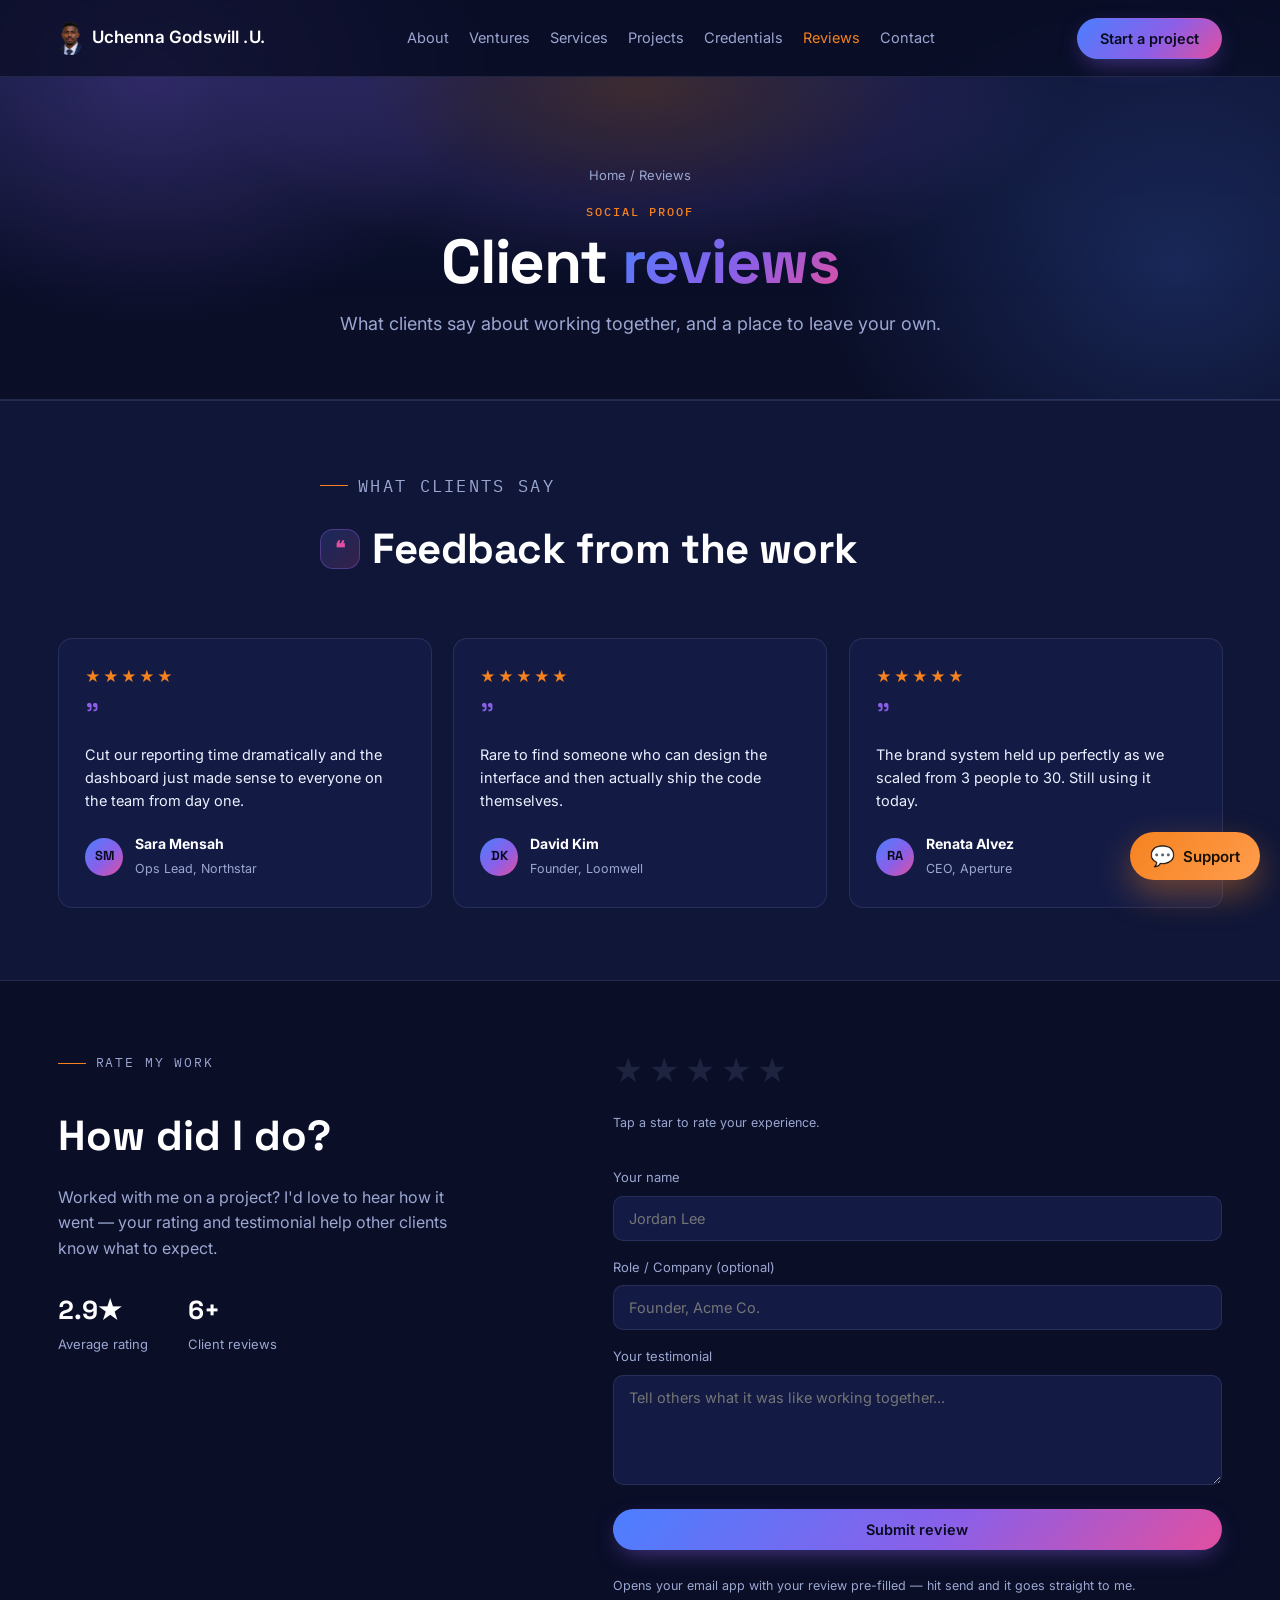
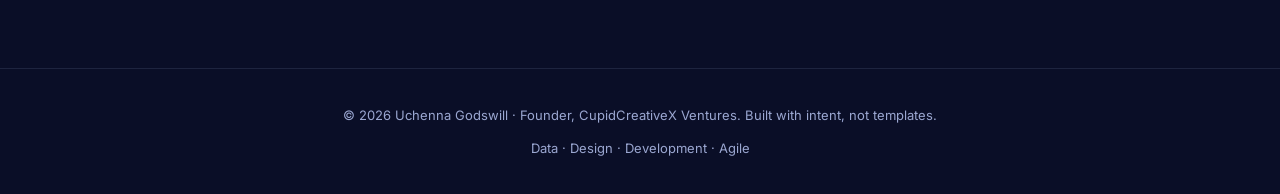
<file: reviews.html>
<!DOCTYPE html>

<html lang="en">
<head>
<meta charset="utf-8"/>
<meta content="width=device-width, initial-scale=1.0" name="viewport"/>
<title>Reviews — Uchenna Godswill</title>
<meta content="Uchenna Godswill — data analytics, design, development and agile delivery. Founder of CupidCreativeX." name="description"/>
<link href="assets/cupidcreativex-mark.png" rel="icon" type="image/png"/>
<link href="https://fonts.googleapis.com" rel="preconnect"/>
<link crossorigin="" href="https://fonts.gstatic.com" rel="preconnect"/>
<link href="https://fonts.googleapis.com/css2?family=Space+Grotesk:wght@400;500;600;700&amp;family=Inter:wght@400;500;600&amp;family=IBM+Plex+Mono:wght@400;500&amp;display=swap" rel="stylesheet"/>
<link href="styles.css?v=1793900002" rel="stylesheet"/>
</head>
<body class="sub" data-pg="reviews">
<div class="bg-glow"></div>
<header>
<nav class="wrap">
<a aria-label="Go to homepage" class="logo" href="index.html"><img alt="" id="siteLogo" src="assets/cupidcreativex-mark.png"/><span id="siteName">Uchenna Godswill .U.</span></a>
<ul class="nav-links" id="navLinks">
<li><a data-edit="nav.1" href="about.html">About</a></li>
<li><a data-edit="nav.2" href="ventures.html">Ventures</a></li>
<li><a data-edit="nav.3" href="services.html">Services</a></li>
<li><a data-edit="nav.4" href="projects.html">Projects</a></li>
<li><a data-edit="nav.5" href="credentials.html">Credentials</a></li>
<li><a class="active" data-edit="nav.6" href="reviews.html">Reviews</a></li>
<li><a data-edit="nav.7" href="contact.html">Contact</a></li>
<li class="admin-only" hidden=""><a href="admin/dashboard.html">Dashboard</a></li>
</ul>
<div class="nav-cta">
<button aria-controls="navLinks" aria-label="Toggle menu" class="nav-toggle" id="navToggle">☰</button>
<button class="btn btn-primary" data-open-quiz="" type="button">Start a project</button>
</div>
</nav>
</header>
<section class="pg-hero" data-sec="reviews.1"><div class="wrap"><p class="breadcrumb" data-edit="reviews.1"><a href="index.html">Home</a> / Reviews</p>
<p class="pg-eyebrow" data-edit="reviews.2">Social proof</p><h1 data-edit="reviews.3">Client <span class="accent">reviews</span></h1><p class="lead" data-edit="reviews.4">What clients say about working together, and a place to leave your own.</p></div></section>
<section class="section-alt" data-sec="reviews.2" id="testimonials">
<div class="wrap">
<div class="section-head">
<p class="eyebrow" data-edit="reviews.5">What Clients Say</p>
<h2 data-edit="reviews.6">Feedback from the work</h2>
</div>
<!-- EDIT ME: swap in real testimonials -->
<div class="testi-grid" data-reveal-stagger="">
<div class="testi-card">
<div class="testi-stars"><span class="filled">★★★★★</span></div>
<span class="quote-mark">"</span>
<p class="quote">Cut our reporting time dramatically and the dashboard just made sense to everyone on the team from day one.</p>
<div class="testi-person">
<div class="testi-avatar">SM</div>
<div><b>Sara Mensah</b><span>Ops Lead, Northstar</span></div>
</div>
</div>
<div class="testi-card">
<div class="testi-stars"><span class="filled">★★★★★</span></div>
<span class="quote-mark">"</span>
<p class="quote">Rare to find someone who can design the interface and then actually ship the code themselves.</p>
<div class="testi-person">
<div class="testi-avatar">DK</div>
<div><b>David Kim</b><span>Founder, Loomwell</span></div>
</div>
</div>
<div class="testi-card">
<div class="testi-stars"><span class="filled">★★★★★</span></div>
<span class="quote-mark">"</span>
<p class="quote">The brand system held up perfectly as we scaled from 3 people to 30. Still using it today.</p>
<div class="testi-person">
<div class="testi-avatar">RA</div>
<div><b>Renata Alvez</b><span>CEO, Aperture</span></div>
</div>
</div>
</div>
</div>
</section>
<!-- ============ RATE US & TESTIMONIAL ============ -->
<section data-sec="reviews.3" id="rate-us">
<div class="wrap contact-grid">
<div class="contact-info" data-reveal="">
<p class="eyebrow" data-edit="reviews.7">Rate My Work</p>
<h2 data-edit="reviews.8">How did I do?</h2>
<p data-edit="reviews.9">Worked with me on a project? I'd love to hear how it went — your rating and testimonial help other clients know what to expect.</p>
<div class="stat-row" style="margin-top:28px; padding-top:0; border-top:none;">
<!-- EDIT ME: swap in your real aggregate numbers once you have reviews coming in -->
<div class="stat"><b>4.9★</b><span>Average rating</span></div>
<div class="stat"><b>12+</b><span>Client reviews</span></div>
</div>
</div>
<div data-reveal="">
<form id="rateForm">
<div class="rate-stars" id="rateStars">
<button aria-label="1 star" class="rate-star" data-value="1" type="button">★</button>
<button aria-label="2 stars" class="rate-star" data-value="2" type="button">★</button>
<button aria-label="3 stars" class="rate-star" data-value="3" type="button">★</button>
<button aria-label="4 stars" class="rate-star" data-value="4" type="button">★</button>
<button aria-label="5 stars" class="rate-star" data-value="5" type="button">★</button>
</div>
<p class="form-note" id="rateHint" style="margin-bottom:18px;">Tap a star to rate your experience.</p>
<div class="field">
<label for="rateName">Your name</label>
<input id="rateName" placeholder="Jordan Lee" required="" type="text"/>
</div>
<div class="field">
<label for="rateRole">Role / Company (optional)</label>
<input id="rateRole" placeholder="Founder, Acme Co." type="text"/>
</div>
<div class="field">
<label for="rateMsg">Your testimonial</label>
<textarea id="rateMsg" placeholder="Tell others what it was like working together..." required=""></textarea>
</div>
<button class="btn btn-primary" style="width:100%; justify-content:center;" type="submit">Submit review</button>
<p class="form-note" style="margin-top:10px;">Opens your email app with your review pre-filled — hit send and it goes straight to me.</p>
</form>
<div class="rate-success" id="rateSuccess">
<div class="check">✓</div>
<h3 data-edit="reviews.10">Thank you!</h3>
<p class="book-sub" id="rateStatus">Your review means a lot — I'll get it added to the site.</p>
</div>
</div>
</div>
</section>
<!-- ============ CONTACT ============ -->
<footer>
<div class="wrap">
<p>© 2026 Uchenna Godswill · Founder, CupidCreativeX Ventures. Built with intent, not templates.</p>
<p>Data · Design · Development · Agile</p>
</div>
</footer>
<!-- ============ BIO CARD MODAL ============ -->
<div aria-labelledby="bioName" aria-modal="true" class="bio-overlay" id="bioOverlay" role="dialog">
<div class="bio-modal bio2">
<button aria-label="Close bio card" class="book-close" id="bioClose">✕</button>
<div class="bio-cover"></div>
<div class="bio-head2">
<div class="avatar-frame bio-avatar"><div class="avatar-inner"><img alt="Uchenna Godswill" src="assets/cupidcreativex-mark.png"/></div></div>
<div class="bio-id"><h3 id="bioName">Uchenna Godswill</h3><p class="bio-title" data-edit="bio.1">Founder, CupidCreativeX Ventures</p><span class="bio-badge"><i class="pulse"></i> Available for new projects</span></div>
</div>
<div class="bio-actions">
<a class="btn btn-primary has-gi" data-edit="bio.2" href="mailto:uchennagodswill9@gmail.com"><svg aria-hidden="true" class="gi" fill="none" stroke="currentColor" stroke-linecap="round" stroke-linejoin="round" stroke-width="2" viewbox="0 0 24 24"><rect height="14" rx="2" width="18" x="3" y="5"></rect><path d="m3 7 9 6 9-6"></path></svg> Email</a>
<a class="btn btn-ghost has-gi" data-edit="bio.3" href="tel:+2349039454419"><svg aria-hidden="true" class="gi" fill="none" stroke="currentColor" stroke-linecap="round" stroke-linejoin="round" stroke-width="2" viewbox="0 0 24 24"><path d="M22 16.92v3a2 2 0 0 1-2.18 2 19.79 19.79 0 0 1-8.63-3.07 19.5 19.5 0 0 1-6-6 19.79 19.79 0 0 1-3.07-8.67A2 2 0 0 1 4.11 2h3a2 2 0 0 1 2 1.72 12.84 12.84 0 0 0 .7 2.81 2 2 0 0 1-.45 2.11L8.09 9.91a16 16 0 0 0 6 6l1.27-1.27a2 2 0 0 1 2.11-.45 12.84 12.84 0 0 0 2.81.7A2 2 0 0 1 22 16.92z"></path></svg> Call</a>
<a class="btn btn-ghost has-gi" data-edit="bio.4" href="https://wa.me/2349039454419" rel="noopener" target="_blank"><svg aria-hidden="true" class="gi gi-fill" viewbox="0 0 24 24"><path d="M17.472 14.382c-.297-.149-1.758-.867-2.03-.967-.273-.099-.471-.148-.67.15-.197.297-.767.966-.94 1.164-.173.199-.347.223-.644.075-.297-.15-1.255-.463-2.39-1.475-.883-.788-1.48-1.761-1.653-2.059-.173-.297-.018-.458.13-.606.134-.133.298-.347.446-.52.149-.174.198-.298.298-.497.099-.198.05-.371-.025-.52-.075-.149-.669-1.612-.916-2.207-.242-.579-.487-.5-.669-.51-.173-.008-.371-.01-.57-.01-.198 0-.52.074-.792.372-.272.297-1.04 1.016-1.04 2.479 0 1.462 1.065 2.875 1.213 3.074.149.198 2.096 3.2 5.077 4.487.709.306 1.262.489 1.694.625.712.227 1.36.195 1.871.118.571-.085 1.758-.719 2.006-1.413.248-.694.248-1.289.173-1.413-.074-.124-.272-.198-.57-.347m-5.421 7.403h-.004a9.87 9.87 0 01-5.031-1.378l-.361-.214-3.741.982.998-3.648-.235-.374a9.86 9.86 0 01-1.51-5.26c.001-5.45 4.436-9.884 9.888-9.884 2.64 0 5.122 1.03 6.988 2.898a9.825 9.825 0 012.893 6.994c-.003 5.45-4.437 9.884-9.885 9.884m8.413-18.297A11.815 11.815 0 0012.05 0C5.495 0 .16 5.335.157 11.892c0 2.096.547 4.142 1.588 5.945L.057 24l6.305-1.654a11.882 11.882 0 005.683 1.448h.005c6.554 0 11.89-5.335 11.893-11.893a11.821 11.821 0 00-3.48-8.413Z"></path></svg> WhatsApp</a>
<button class="btn btn-ghost" data-cv-open="" data-edit="bio.5" type="button">📄 View CV</button>
</div>
<div class="bio-stats"><div><b>5+</b><span>Years experience</span></div><div><b>7</b><span>Core services</span></div><div><b>2026</b><span>Leading full-SDLC teams</span></div></div>
<div class="bio-tabs" role="tablist"><button class="on" data-bt="about" role="tab">Overview</button><button data-bt="exp" role="tab">Experience</button><button data-bt="skills" role="tab">Skills</button><button data-bt="connect" role="tab">Connect</button></div>
<div class="bio-body">
<div class="bio-pane" data-bp="about"><p data-edit="bio.6">I’m a detail‑driven Web Developer and Data Analyst who transforms raw data into clear, actionable insights that help businesses grow, optimize operations, and improve customer experiences. My work spans sales performance analysis, onboarding optimization, A/B testing, dashboard automation, SEO integration, Database management, customer support and time-attendance analytics — all focused on delivering measurable results.</p><p data-edit="bio.7">I specialize in building automated BI dashboards, scalable SEO-integrated and responsive web applications, uncovering trends that guide strategic decisions, and partnering with stakeholders to solve real business problems. Whether it’s improving retention, boosting sales, or streamlining reporting workflows, I bring a mix of technical skill and business insight that helps teams act faster and smarter.</p><p data-edit="bio.8">My toolkit includes Power BI, Tableau, SQL, Python, and advanced Excel — supported by strong communication, problem‑solving, and analytical thinking. I’m passionate about continuous learning and using data to create meaningful impact.

If you’re looking for a data analyst who blends technical expertise with strategic thinking and consistently delivers results, let’s connect.</p>
<div class="bio-facts2"><div><span>📍 Location</span><b><!-- EDIT ME -->Nigeria</b></div><div><span>💼 Currently</span><b>ICT Personnel, Seahorse Lubricant Industries Ltd</b></div>
<div><span>✉️ Email</span><b><a href="mailto:uchennagodswill9@gmail.com">uchennagodswill9@gmail.com</a></b></div><div><span>📞 Phone</span><b><a href="tel:+2349039454419">+2349039454419</a></b></div></div></div>
<div class="bio-pane" data-bp="exp" hidden=""><div class="bio-timeline">
<div class="tl-item"><b>2020</b><span>Started the Journey in the world of designing, stunning visual creations, UI design, UX Researching &amp; Designing, CMS designs</span></div>
<div class="tl-item"><b>2021</b><span>Decided to find out what actually works behind the visual aspects. Moved into Web Dev (HTML, CSS, JavaScript, WordPress) then into PHP, plugin &amp; theme development, RESTful APIs development and integration, SEO keyword writing and integration...</span></div>
<div class="tl-item"><b>2022</b><span>Added full-stack development to close the design-to-code gap.</span></div>
<div class="tl-item"><b>2023 &amp; 2024</b><span>Delivered my highest number of projects in web development.</span></div>
<div class="tl-item"><b>2025</b><span>Got a job as an organization's IT support personnel &amp; systems analyst — the role of bridging a business organization and their IT needs sparked the zeal into Data Analysis &amp; Project Management.</span></div>
<div class="tl-item"><b>2026</b><span>Now leading teams all the way through the SDLC — analyzing, planning, designing, developing, testing and delivering — with data-driven processes and decisions at every step. The journey continues...</span></div>
</div>
</div>
<div class="bio-pane" data-bp="skills" hidden=""><h4 data-edit="bio.9">Core values &amp; tools</h4><div class="pill-row">
<span class="pill">Data-first thinking</span>
<span class="pill">Systems over one-offs</span>
<span class="pill">Python Analytics</span>
<span class="pill">Business Intelligence (Ms Excel, Power BI, Tableau)</span>
<span class="pill">Stakeholder Collaboration</span>
<span class="pill">Predictive Analytics</span>
<span class="pill">SQL</span>
<span class="pill">Web Dev(HTML,CSS,JS,REACT,PHP,WordPress)</span>
<span class="pill">Agile project management practices</span>
</div><h4 data-edit="bio.10">Core expertise</h4><div class="bio-tags">
<span>💻 Web &amp; App Development</span>
<span>🤖 Generative AI Services</span>
<span>🎨 UI/UX Design</span>
<span>📊 Data Analytics &amp; Insights</span>
<span>🖌️ Graphics Design</span>
<span>🧭 Digital Consultation</span>
<span>📣 Digital Marketing</span>
</div></div>
<div class="bio-pane" data-bp="connect" hidden=""><h4 data-edit="bio.11">Find me online</h4><div class="social-row"><a aria-label="Twitter / X" data-n="x" href="#" style="--bc:#000000"><svg aria-hidden="true" viewbox="0 0 24 24"><path d="M18.901 1.153h3.68l-8.04 9.19L24 22.846h-7.406l-5.8-7.584-6.638 7.584H.474l8.6-9.83L0 1.154h7.594l5.243 6.932ZM17.61 20.644h2.039L6.486 3.24H4.298Z"></path></svg></a><a aria-label="LinkedIn" data-n="linkedin" href="#" style="--bc:#0A66C2"><svg aria-hidden="true" viewbox="0 0 24 24"><path d="M20.447 20.452h-3.554v-5.569c0-1.328-.027-3.037-1.852-3.037-1.853 0-2.136 1.445-2.136 2.939v5.667H9.351V9h3.414v1.561h.046c.477-.9 1.637-1.85 3.37-1.85 3.601 0 4.267 2.37 4.267 5.455v6.286zM5.337 7.433c-1.144 0-2.063-.926-2.063-2.065 0-1.138.92-2.063 2.063-2.063 1.14 0 2.064.925 2.064 2.063 0 1.139-.925 2.065-2.064 2.065zm1.782 13.019H3.555V9h3.564v11.452zM22.225 0H1.771C.792 0 0 .774 0 1.729v20.542C0 23.227.792 24 1.771 24h20.451C23.2 24 24 23.227 24 22.271V1.729C24 .774 23.2 0 22.222 0h.003z"></path></svg></a><a aria-label="Instagram" data-n="instagram" href="#" style="--bc:#E1306C"><svg aria-hidden="true" viewbox="0 0 24 24"><rect fill="none" height="18" rx="5" stroke="currentColor" stroke-width="2" width="18" x="3" y="3"></rect><circle cx="12" cy="12" fill="none" r="4.2" stroke="currentColor" stroke-width="2"></circle><circle cx="17.3" cy="6.7" r="1.3"></circle></svg></a></div>
<p class="bio-cta-line" data-edit="bio.12">Have a project in mind?</p><div class="bio-actions"><button class="btn btn-primary" data-edit="bio.13" data-open-quiz="" type="button">Start a project</button><a class="btn btn-ghost" data-edit="bio.14" href="contact.html">Contact page</a></div></div>
</div>
</div>
</div>
<!-- ============ PROJECT DETAIL MODAL ============ -->
<div aria-labelledby="projTitle" aria-modal="true" class="project-overlay" id="projectOverlay" role="dialog">
<div class="project-modal">
<button aria-label="Close project details" class="book-close" id="projectClose">✕</button>
<div class="proj-carousel">
<div class="proj-slides" id="projSlides"></div>
<button aria-label="Previous image" class="proj-arrow proj-prev" id="projPrev" type="button">‹</button>
<button aria-label="Next image" class="proj-arrow proj-next" id="projNext" type="button">›</button>
<div class="proj-dots" id="projDots"></div>
</div>
<div class="proj-body">
<span class="project-tag" id="projTag"></span>
<h3 id="projTitle"></h3>
<div class="proj-meta">
<span>🏢 Client: <b id="projClient"></b></span>
<span>⏱️ Duration: <b id="projDuration"></b></span>
</div>
<p class="proj-desc" id="projOverview"></p>
<div class="proj-section">
<h4>Client Request</h4>
<p id="projRequest"></p>
</div>
<div class="proj-section">
<h4>Challenge</h4>
<p id="projChallenge"></p>
</div>
<div class="proj-section">
<h4>Solution</h4>
<p id="projSolution"></p>
</div>
<div class="proj-section">
<h4>Results</h4>
<p id="projResults"></p>
</div>
<div class="proj-section">
<h4>Tools &amp; Technologies</h4>
<div class="proj-tools" id="projTools"></div>
</div>
<div style="margin-top:26px;">
<button class="btn btn-primary" data-open-quiz="" id="projCTA" type="button">Start a similar project</button>
</div>
</div>
</div>
</div>
<!-- ============ PROJECT QUIZ ============ -->
<div aria-labelledby="quizTitle" aria-modal="true" class="quiz-overlay" id="quizOverlay" role="dialog">
<div class="quiz-modal">
<button aria-label="Close quiz" class="book-close" id="quizClose">✕</button>
<p class="quiz-step-label" id="quizStepLabel">Step 1 of 5</p>
<div class="quiz-progress"><div class="quiz-progress-bar" id="quizProgressBar"></div></div>
<h3 id="quizTitle">Which service(s) do you need?</h3>
<p class="quiz-sub" id="quizSub">Select everything that applies — I'll tailor the next questions to your picks.</p>
<div id="quizBody"></div>
<div class="quiz-nav">
<button class="btn btn-ghost" id="quizBack" type="button">← Back</button>
<button class="btn btn-primary" id="quizNext" type="button">Next →</button>
</div>
<div class="quiz-success" id="quizSuccess">
<div class="check">✓</div>
<h3>Request sent!</h3>
<p class="quiz-sub" id="quizStatus">Your email app should have opened with everything filled in — just hit send and I'll be in touch.</p>
<p style="font-weight:600; margin:16px 0 10px;">Do you have more enquiries?</p>
<div class="quiz-followup">
<button class="btn btn-ghost" id="quizMoreYes">Yes, book a consultation</button>
<button class="btn btn-ghost" id="quizMoreNo">No, I'm all set</button>
</div>
</div>
</div>
</div>
<!-- ============ CONSULTATION BOOKING ============ -->
<script src="fx.js?v=1793804528"></script>
<script src="config.js?v=1793804528"></script>
<script src="script.js?v=1793804528"></script>
<script src="cms.js?v=1793900002"></script>
<script src="support.js?v=1793804528"></script>
</body>
</html>
</file>
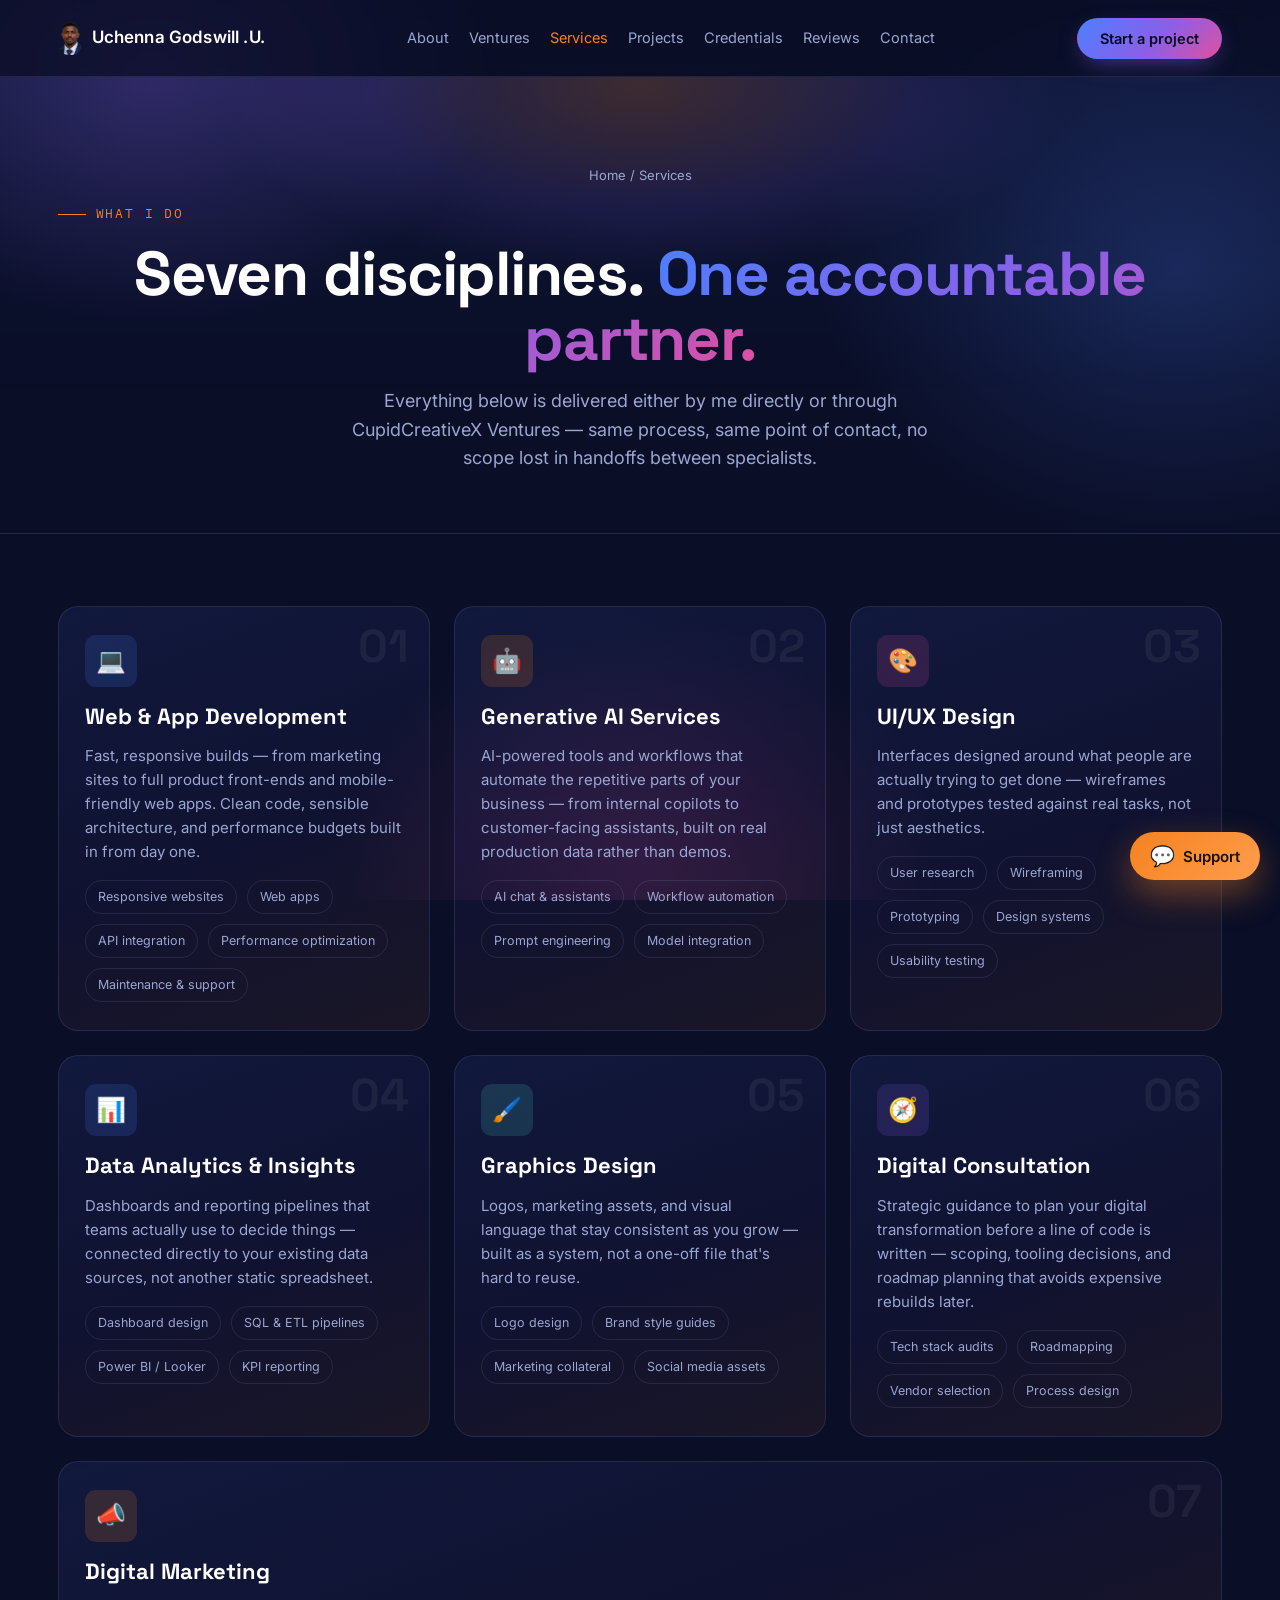
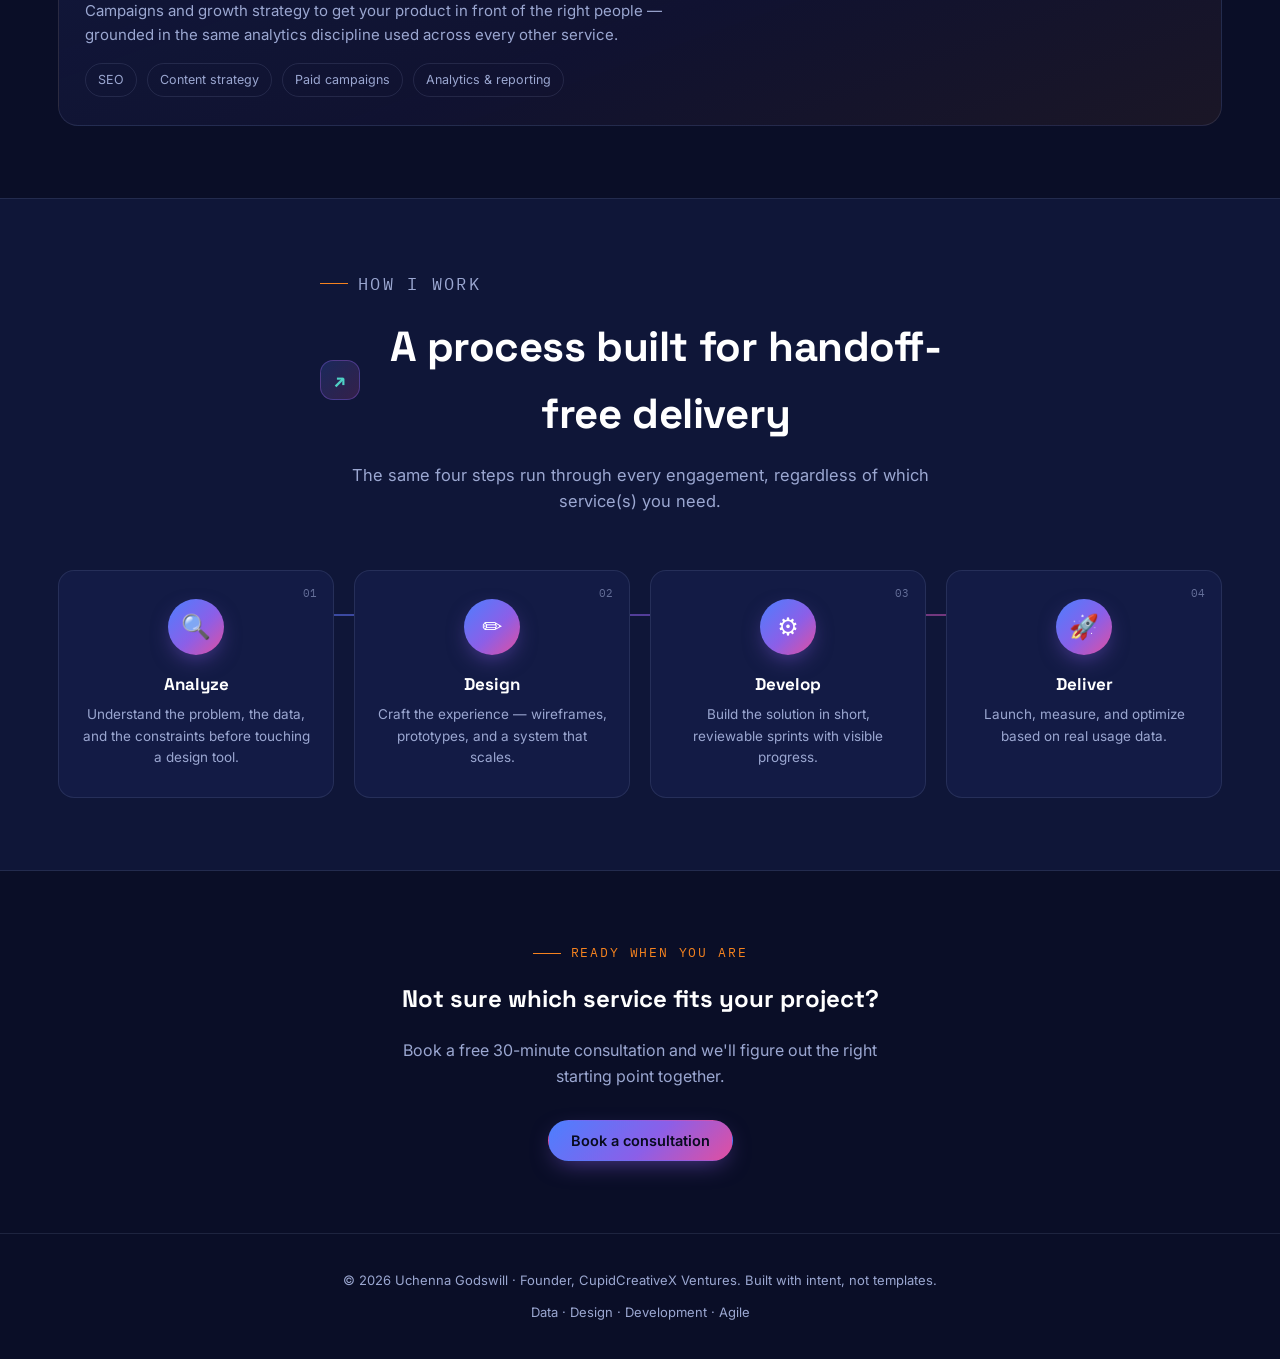
<file: services.html>
<!DOCTYPE html>

<html lang="en">
<head>
<meta charset="utf-8"/>
<meta content="width=device-width, initial-scale=1.0" name="viewport"/>
<title>Services — Uchenna Godswill</title>
<meta content="Uchenna Godswill — data analytics, design, development and agile delivery. Founder of CupidCreativeX." name="description"/>
<link href="assets/cupidcreativex-mark.png" rel="icon" type="image/png"/>
<link href="https://fonts.googleapis.com" rel="preconnect"/>
<link crossorigin="" href="https://fonts.gstatic.com" rel="preconnect"/>
<link href="https://fonts.googleapis.com/css2?family=Space+Grotesk:wght@400;500;600;700&amp;family=Inter:wght@400;500;600&amp;family=IBM+Plex+Mono:wght@400;500&amp;display=swap" rel="stylesheet"/>
<link href="styles.css?v=1793900002" rel="stylesheet"/>
</head>
<body class="sub" data-pg="services">
<div class="bg-glow"></div>
<header>
<nav class="wrap">
<a aria-label="Go to homepage" class="logo" href="index.html"><img alt="" id="siteLogo" src="assets/cupidcreativex-mark.png"/><span id="siteName">Uchenna Godswill .U.</span></a>
<ul class="nav-links" id="navLinks">
<li><a data-edit="nav.1" href="about.html">About</a></li>
<li><a data-edit="nav.2" href="ventures.html">Ventures</a></li>
<li><a class="active" data-edit="nav.3" href="services.html">Services</a></li>
<li><a data-edit="nav.4" href="projects.html">Projects</a></li>
<li><a data-edit="nav.5" href="credentials.html">Credentials</a></li>
<li><a data-edit="nav.6" href="reviews.html">Reviews</a></li>
<li><a data-edit="nav.7" href="contact.html">Contact</a></li>
<li class="admin-only" hidden=""><a href="admin/dashboard.html">Dashboard</a></li>
</ul>
<div class="nav-cta">
<button aria-controls="navLinks" aria-label="Toggle menu" class="nav-toggle" id="navToggle">☰</button>
<button class="btn btn-primary" data-open-quiz="" type="button">Start a project</button>
</div>
</nav>
</header>
<!-- ============ PAGE HERO ============ -->
<section class="pg-hero" data-sec="services.1">
<div class="wrap" data-reveal="">
<p class="breadcrumb" data-edit="services.1"><a href="index.html">Home</a> / Services</p>
<p class="eyebrow" data-edit="services.2">What I Do</p>
<h1 data-edit="services.3">Seven disciplines. <span class="accent" style="background:var(--grad-signature); -webkit-background-clip:text; background-clip:text; color:transparent;">One accountable partner.</span></h1>
<p class="lead" data-edit="services.4">Everything below is delivered either by me directly or through CupidCreativeX Ventures —
    same process, same point of contact, no scope lost in handoffs between specialists.</p>
</div>
</section>
<!-- ============ SERVICE DETAILS ============ -->
<section data-sec="services.2">
<div class="wrap services-list">
<div class="service-detail" data-reveal="">
<div class="card-ic ic-blue">💻</div>
<div>
<h3>Web &amp; App Development</h3>
<p class="desc">Fast, responsive builds — from marketing sites to full product front-ends and mobile-friendly web apps. Clean code, sensible architecture, and performance budgets built in from day one.</p>
<div class="includes">
<span>Responsive websites</span>
<span>Web apps</span>
<span>API integration</span>
<span>Performance optimization</span>
<span>Maintenance &amp; support</span>
</div>
</div>
</div>
<div class="service-detail" data-reveal="">
<div class="card-ic ic-orange">🤖</div>
<div>
<h3>Generative AI Services</h3>
<p class="desc">AI-powered tools and workflows that automate the repetitive parts of your business — from internal copilots to customer-facing assistants, built on real production data rather than demos.</p>
<div class="includes">
<span>AI chat &amp; assistants</span>
<span>Workflow automation</span>
<span>Prompt engineering</span>
<span>Model integration</span>
</div>
</div>
</div>
<div class="service-detail" data-reveal="">
<div class="card-ic ic-magenta">🎨</div>
<div>
<h3>UI/UX Design</h3>
<p class="desc">Interfaces designed around what people are actually trying to get done — wireframes and prototypes tested against real tasks, not just aesthetics.</p>
<div class="includes">
<span>User research</span>
<span>Wireframing</span>
<span>Prototyping</span>
<span>Design systems</span>
<span>Usability testing</span>
</div>
</div>
</div>
<div class="service-detail" data-reveal="">
<div class="card-ic ic-blue">📊</div>
<div>
<h3>Data Analytics &amp; Insights</h3>
<p class="desc">Dashboards and reporting pipelines that teams actually use to decide things — connected directly to your existing data sources, not another static spreadsheet.</p>
<div class="includes">
<span>Dashboard design</span>
<span>SQL &amp; ETL pipelines</span>
<span>Power BI / Looker</span>
<span>KPI reporting</span>
</div>
</div>
</div>
<div class="service-detail" data-reveal="">
<div class="card-ic ic-teal">🖌️</div>
<div>
<h3>Graphics Design</h3>
<p class="desc">Logos, marketing assets, and visual language that stay consistent as you grow — built as a system, not a one-off file that's hard to reuse.</p>
<div class="includes">
<span>Logo design</span>
<span>Brand style guides</span>
<span>Marketing collateral</span>
<span>Social media assets</span>
</div>
</div>
</div>
<div class="service-detail" data-reveal="">
<div class="card-ic ic-violet">🧭</div>
<div>
<h3>Digital Consultation</h3>
<p class="desc">Strategic guidance to plan your digital transformation before a line of code is written — scoping, tooling decisions, and roadmap planning that avoids expensive rebuilds later.</p>
<div class="includes">
<span>Tech stack audits</span>
<span>Roadmapping</span>
<span>Vendor selection</span>
<span>Process design</span>
</div>
</div>
</div>
<div class="service-detail" data-reveal="">
<div class="card-ic ic-orange">📣</div>
<div>
<h3>Digital Marketing</h3>
<p class="desc">Campaigns and growth strategy to get your product in front of the right people — grounded in the same analytics discipline used across every other service.</p>
<div class="includes">
<span>SEO</span>
<span>Content strategy</span>
<span>Paid campaigns</span>
<span>Analytics &amp; reporting</span>
</div>
</div>
</div>
</div>
</section>
<!-- ============ HOW I WORK ============ -->
<section class="section-alt" data-sec="services.3" id="process">
<div class="wrap">
<div class="section-head">
<p class="eyebrow" data-edit="services.5">How I Work</p>
<h2 data-edit="services.6">A process built for handoff-free delivery</h2>
<p data-edit="services.7">The same four steps run through every engagement, regardless of which service(s) you need.</p>
</div>
<div class="process-strip" data-reveal-stagger="">
<div class="process-item">
<span class="num">01</span>
<div class="process-icon process-icon-analyze"><span>🔍</span></div>
<h3 data-edit="services.8">Analyze</h3>
<p data-edit="services.9">Understand the problem, the data, and the constraints before touching a design tool.</p>
</div>
<div class="process-item">
<span class="num">02</span>
<div class="process-icon process-icon-design"><span>✏️</span></div>
<h3 data-edit="services.10">Design</h3>
<p data-edit="services.11">Craft the experience — wireframes, prototypes, and a system that scales.</p>
</div>
<div class="process-item">
<span class="num">03</span>
<div class="process-icon process-icon-develop"><span>⚙️</span></div>
<h3 data-edit="services.12">Develop</h3>
<p data-edit="services.13">Build the solution in short, reviewable sprints with visible progress.</p>
</div>
<div class="process-item">
<span class="num">04</span>
<div class="process-icon process-icon-deliver"><span>🚀</span></div>
<h3 data-edit="services.14">Deliver</h3>
<p data-edit="services.15">Launch, measure, and optimize based on real usage data.</p>
</div>
</div>
</div>
</section>
<!-- ============ CTA ============ -->
<section data-sec="services.4">
<div class="wrap" data-reveal="" style="text-align:center;">
<p class="eyebrow" data-edit="services.16" style="justify-content:center;">Ready when you are</p>
<h2 data-edit="services.17" style="margin-bottom:20px;">Not sure which service fits your project?</h2>
<p data-edit="services.18" style="color:var(--ink-dim); max-width:520px; margin:0 auto 30px;">Book a free 30-minute consultation and we'll figure out the right starting point together.</p>
<button class="btn btn-primary" data-edit="services.19" onclick="window.openBooking&amp;&amp;window.openBooking()">Book a consultation</button>
</div>
</section>
<footer>
<div class="wrap">
<p>© 2026 Uchenna Godswill · Founder, CupidCreativeX Ventures. Built with intent, not templates.</p>
<p>Data · Design · Development · Agile</p>
</div>
</footer>
<!-- ============ BIO CARD MODAL ============ -->
<div aria-labelledby="bioName" aria-modal="true" class="bio-overlay" id="bioOverlay" role="dialog">
<div class="bio-modal bio2">
<button aria-label="Close bio card" class="book-close" id="bioClose">✕</button>
<div class="bio-cover"></div>
<div class="bio-head2">
<div class="avatar-frame bio-avatar"><div class="avatar-inner"><img alt="Uchenna Godswill" src="assets/cupidcreativex-mark.png"/></div></div>
<div class="bio-id"><h3 id="bioName">Uchenna Godswill</h3><p class="bio-title" data-edit="bio.1">Founder, CupidCreativeX Ventures</p><span class="bio-badge"><i class="pulse"></i> Available for new projects</span></div>
</div>
<div class="bio-actions">
<a class="btn btn-primary has-gi" data-edit="bio.2" href="mailto:uchennagodswill9@gmail.com"><svg aria-hidden="true" class="gi" fill="none" stroke="currentColor" stroke-linecap="round" stroke-linejoin="round" stroke-width="2" viewbox="0 0 24 24"><rect height="14" rx="2" width="18" x="3" y="5"></rect><path d="m3 7 9 6 9-6"></path></svg> Email</a>
<a class="btn btn-ghost has-gi" data-edit="bio.3" href="tel:+2349039454419"><svg aria-hidden="true" class="gi" fill="none" stroke="currentColor" stroke-linecap="round" stroke-linejoin="round" stroke-width="2" viewbox="0 0 24 24"><path d="M22 16.92v3a2 2 0 0 1-2.18 2 19.79 19.79 0 0 1-8.63-3.07 19.5 19.5 0 0 1-6-6 19.79 19.79 0 0 1-3.07-8.67A2 2 0 0 1 4.11 2h3a2 2 0 0 1 2 1.72 12.84 12.84 0 0 0 .7 2.81 2 2 0 0 1-.45 2.11L8.09 9.91a16 16 0 0 0 6 6l1.27-1.27a2 2 0 0 1 2.11-.45 12.84 12.84 0 0 0 2.81.7A2 2 0 0 1 22 16.92z"></path></svg> Call</a>
<a class="btn btn-ghost has-gi" data-edit="bio.4" href="https://wa.me/2349039454419" rel="noopener" target="_blank"><svg aria-hidden="true" class="gi gi-fill" viewbox="0 0 24 24"><path d="M17.472 14.382c-.297-.149-1.758-.867-2.03-.967-.273-.099-.471-.148-.67.15-.197.297-.767.966-.94 1.164-.173.199-.347.223-.644.075-.297-.15-1.255-.463-2.39-1.475-.883-.788-1.48-1.761-1.653-2.059-.173-.297-.018-.458.13-.606.134-.133.298-.347.446-.52.149-.174.198-.298.298-.497.099-.198.05-.371-.025-.52-.075-.149-.669-1.612-.916-2.207-.242-.579-.487-.5-.669-.51-.173-.008-.371-.01-.57-.01-.198 0-.52.074-.792.372-.272.297-1.04 1.016-1.04 2.479 0 1.462 1.065 2.875 1.213 3.074.149.198 2.096 3.2 5.077 4.487.709.306 1.262.489 1.694.625.712.227 1.36.195 1.871.118.571-.085 1.758-.719 2.006-1.413.248-.694.248-1.289.173-1.413-.074-.124-.272-.198-.57-.347m-5.421 7.403h-.004a9.87 9.87 0 01-5.031-1.378l-.361-.214-3.741.982.998-3.648-.235-.374a9.86 9.86 0 01-1.51-5.26c.001-5.45 4.436-9.884 9.888-9.884 2.64 0 5.122 1.03 6.988 2.898a9.825 9.825 0 012.893 6.994c-.003 5.45-4.437 9.884-9.885 9.884m8.413-18.297A11.815 11.815 0 0012.05 0C5.495 0 .16 5.335.157 11.892c0 2.096.547 4.142 1.588 5.945L.057 24l6.305-1.654a11.882 11.882 0 005.683 1.448h.005c6.554 0 11.89-5.335 11.893-11.893a11.821 11.821 0 00-3.48-8.413Z"></path></svg> WhatsApp</a>
<button class="btn btn-ghost" data-cv-open="" data-edit="bio.5" type="button">📄 View CV</button>
</div>
<div class="bio-stats"><div><b>5+</b><span>Years experience</span></div><div><b>7</b><span>Core services</span></div><div><b>2026</b><span>Leading full-SDLC teams</span></div></div>
<div class="bio-tabs" role="tablist"><button class="on" data-bt="about" role="tab">Overview</button><button data-bt="exp" role="tab">Experience</button><button data-bt="skills" role="tab">Skills</button><button data-bt="connect" role="tab">Connect</button></div>
<div class="bio-body">
<div class="bio-pane" data-bp="about"><p data-edit="bio.6">I’m a detail‑driven Web Developer and Data Analyst who transforms raw data into clear, actionable insights that help businesses grow, optimize operations, and improve customer experiences. My work spans sales performance analysis, onboarding optimization, A/B testing, dashboard automation, SEO integration, Database management, customer support and time-attendance analytics — all focused on delivering measurable results.</p><p data-edit="bio.7">I specialize in building automated BI dashboards, scalable SEO-integrated and responsive web applications, uncovering trends that guide strategic decisions, and partnering with stakeholders to solve real business problems. Whether it’s improving retention, boosting sales, or streamlining reporting workflows, I bring a mix of technical skill and business insight that helps teams act faster and smarter.</p><p data-edit="bio.8">My toolkit includes Power BI, Tableau, SQL, Python, and advanced Excel — supported by strong communication, problem‑solving, and analytical thinking. I’m passionate about continuous learning and using data to create meaningful impact.

If you’re looking for a data analyst who blends technical expertise with strategic thinking and consistently delivers results, let’s connect.</p>
<div class="bio-facts2"><div><span>📍 Location</span><b><!-- EDIT ME -->Nigeria</b></div><div><span>💼 Currently</span><b>ICT Personnel, Seahorse Lubricant Industries Ltd</b></div>
<div><span>✉️ Email</span><b><a href="mailto:uchennagodswill9@gmail.com">uchennagodswill9@gmail.com</a></b></div><div><span>📞 Phone</span><b><a href="tel:+2349039454419">+2349039454419</a></b></div></div></div>
<div class="bio-pane" data-bp="exp" hidden=""><div class="bio-timeline">
<div class="tl-item"><b>2020</b><span>Started the Journey in the world of designing, stunning visual creations, UI design, UX Researching &amp; Designing, CMS designs</span></div>
<div class="tl-item"><b>2021</b><span>Decided to find out what actually works behind the visual aspects. Moved into Web Dev (HTML, CSS, JavaScript, WordPress) then into PHP, plugin &amp; theme development, RESTful APIs development and integration, SEO keyword writing and integration...</span></div>
<div class="tl-item"><b>2022</b><span>Added full-stack development to close the design-to-code gap.</span></div>
<div class="tl-item"><b>2023 &amp; 2024</b><span>Delivered my highest number of projects in web development.</span></div>
<div class="tl-item"><b>2025</b><span>Got a job as an organization's IT support personnel &amp; systems analyst — the role of bridging a business organization and their IT needs sparked the zeal into Data Analysis &amp; Project Management.</span></div>
<div class="tl-item"><b>2026</b><span>Now leading teams all the way through the SDLC — analyzing, planning, designing, developing, testing and delivering — with data-driven processes and decisions at every step. The journey continues...</span></div>
</div>
</div>
<div class="bio-pane" data-bp="skills" hidden=""><h4 data-edit="bio.9">Core values &amp; tools</h4><div class="pill-row">
<span class="pill">Data-first thinking</span>
<span class="pill">Systems over one-offs</span>
<span class="pill">Python Analytics</span>
<span class="pill">Business Intelligence (Ms Excel, Power BI, Tableau)</span>
<span class="pill">Stakeholder Collaboration</span>
<span class="pill">Predictive Analytics</span>
<span class="pill">SQL</span>
<span class="pill">Web Dev(HTML,CSS,JS,REACT,PHP,WordPress)</span>
<span class="pill">Agile project management practices</span>
</div><h4 data-edit="bio.10">Core expertise</h4><div class="bio-tags">
<span>💻 Web &amp; App Development</span>
<span>🤖 Generative AI Services</span>
<span>🎨 UI/UX Design</span>
<span>📊 Data Analytics &amp; Insights</span>
<span>🖌️ Graphics Design</span>
<span>🧭 Digital Consultation</span>
<span>📣 Digital Marketing</span>
</div></div>
<div class="bio-pane" data-bp="connect" hidden=""><h4 data-edit="bio.11">Find me online</h4><div class="social-row"><a aria-label="Twitter / X" data-n="x" href="#" style="--bc:#000000"><svg aria-hidden="true" viewbox="0 0 24 24"><path d="M18.901 1.153h3.68l-8.04 9.19L24 22.846h-7.406l-5.8-7.584-6.638 7.584H.474l8.6-9.83L0 1.154h7.594l5.243 6.932ZM17.61 20.644h2.039L6.486 3.24H4.298Z"></path></svg></a><a aria-label="LinkedIn" data-n="linkedin" href="#" style="--bc:#0A66C2"><svg aria-hidden="true" viewbox="0 0 24 24"><path d="M20.447 20.452h-3.554v-5.569c0-1.328-.027-3.037-1.852-3.037-1.853 0-2.136 1.445-2.136 2.939v5.667H9.351V9h3.414v1.561h.046c.477-.9 1.637-1.85 3.37-1.85 3.601 0 4.267 2.37 4.267 5.455v6.286zM5.337 7.433c-1.144 0-2.063-.926-2.063-2.065 0-1.138.92-2.063 2.063-2.063 1.14 0 2.064.925 2.064 2.063 0 1.139-.925 2.065-2.064 2.065zm1.782 13.019H3.555V9h3.564v11.452zM22.225 0H1.771C.792 0 0 .774 0 1.729v20.542C0 23.227.792 24 1.771 24h20.451C23.2 24 24 23.227 24 22.271V1.729C24 .774 23.2 0 22.222 0h.003z"></path></svg></a><a aria-label="Instagram" data-n="instagram" href="#" style="--bc:#E1306C"><svg aria-hidden="true" viewbox="0 0 24 24"><rect fill="none" height="18" rx="5" stroke="currentColor" stroke-width="2" width="18" x="3" y="3"></rect><circle cx="12" cy="12" fill="none" r="4.2" stroke="currentColor" stroke-width="2"></circle><circle cx="17.3" cy="6.7" r="1.3"></circle></svg></a></div>
<p class="bio-cta-line" data-edit="bio.12">Have a project in mind?</p><div class="bio-actions"><button class="btn btn-primary" data-edit="bio.13" data-open-quiz="" type="button">Start a project</button><a class="btn btn-ghost" data-edit="bio.14" href="contact.html">Contact page</a></div></div>
</div>
</div>
</div>
<!-- ============ PROJECT DETAIL MODAL ============ -->
<div aria-labelledby="projTitle" aria-modal="true" class="project-overlay" id="projectOverlay" role="dialog">
<div class="project-modal">
<button aria-label="Close project details" class="book-close" id="projectClose">✕</button>
<div class="proj-carousel">
<div class="proj-slides" id="projSlides"></div>
<button aria-label="Previous image" class="proj-arrow proj-prev" id="projPrev" type="button">‹</button>
<button aria-label="Next image" class="proj-arrow proj-next" id="projNext" type="button">›</button>
<div class="proj-dots" id="projDots"></div>
</div>
<div class="proj-body">
<span class="project-tag" id="projTag"></span>
<h3 id="projTitle"></h3>
<div class="proj-meta">
<span>🏢 Client: <b id="projClient"></b></span>
<span>⏱️ Duration: <b id="projDuration"></b></span>
</div>
<p class="proj-desc" id="projOverview"></p>
<div class="proj-section">
<h4>Client Request</h4>
<p id="projRequest"></p>
</div>
<div class="proj-section">
<h4>Challenge</h4>
<p id="projChallenge"></p>
</div>
<div class="proj-section">
<h4>Solution</h4>
<p id="projSolution"></p>
</div>
<div class="proj-section">
<h4>Results</h4>
<p id="projResults"></p>
</div>
<div class="proj-section">
<h4>Tools &amp; Technologies</h4>
<div class="proj-tools" id="projTools"></div>
</div>
<div style="margin-top:26px;">
<button class="btn btn-primary" data-open-quiz="" id="projCTA" type="button">Start a similar project</button>
</div>
</div>
</div>
</div>
<!-- ============ PROJECT QUIZ ============ -->
<div aria-labelledby="quizTitle" aria-modal="true" class="quiz-overlay" id="quizOverlay" role="dialog">
<div class="quiz-modal">
<button aria-label="Close quiz" class="book-close" id="quizClose">✕</button>
<p class="quiz-step-label" id="quizStepLabel">Step 1 of 5</p>
<div class="quiz-progress"><div class="quiz-progress-bar" id="quizProgressBar"></div></div>
<h3 id="quizTitle">Which service(s) do you need?</h3>
<p class="quiz-sub" id="quizSub">Select everything that applies — I'll tailor the next questions to your picks.</p>
<div id="quizBody"></div>
<div class="quiz-nav">
<button class="btn btn-ghost" id="quizBack" type="button">← Back</button>
<button class="btn btn-primary" id="quizNext" type="button">Next →</button>
</div>
<div class="quiz-success" id="quizSuccess">
<div class="check">✓</div>
<h3>Request sent!</h3>
<p class="quiz-sub" id="quizStatus">Your email app should have opened with everything filled in — just hit send and I'll be in touch.</p>
<p style="font-weight:600; margin:16px 0 10px;">Do you have more enquiries?</p>
<div class="quiz-followup">
<button class="btn btn-ghost" id="quizMoreYes">Yes, book a consultation</button>
<button class="btn btn-ghost" id="quizMoreNo">No, I'm all set</button>
</div>
</div>
</div>
</div>
<!-- ============ CONSULTATION BOOKING ============ -->
<script src="fx.js?v=1793804528"></script>
<script src="config.js?v=1793804528"></script>
<script src="script.js?v=1793804528"></script>
<script src="cms.js?v=1793900002"></script>
<script src="support.js?v=1793804528"></script>
</body>
</html>
</file>
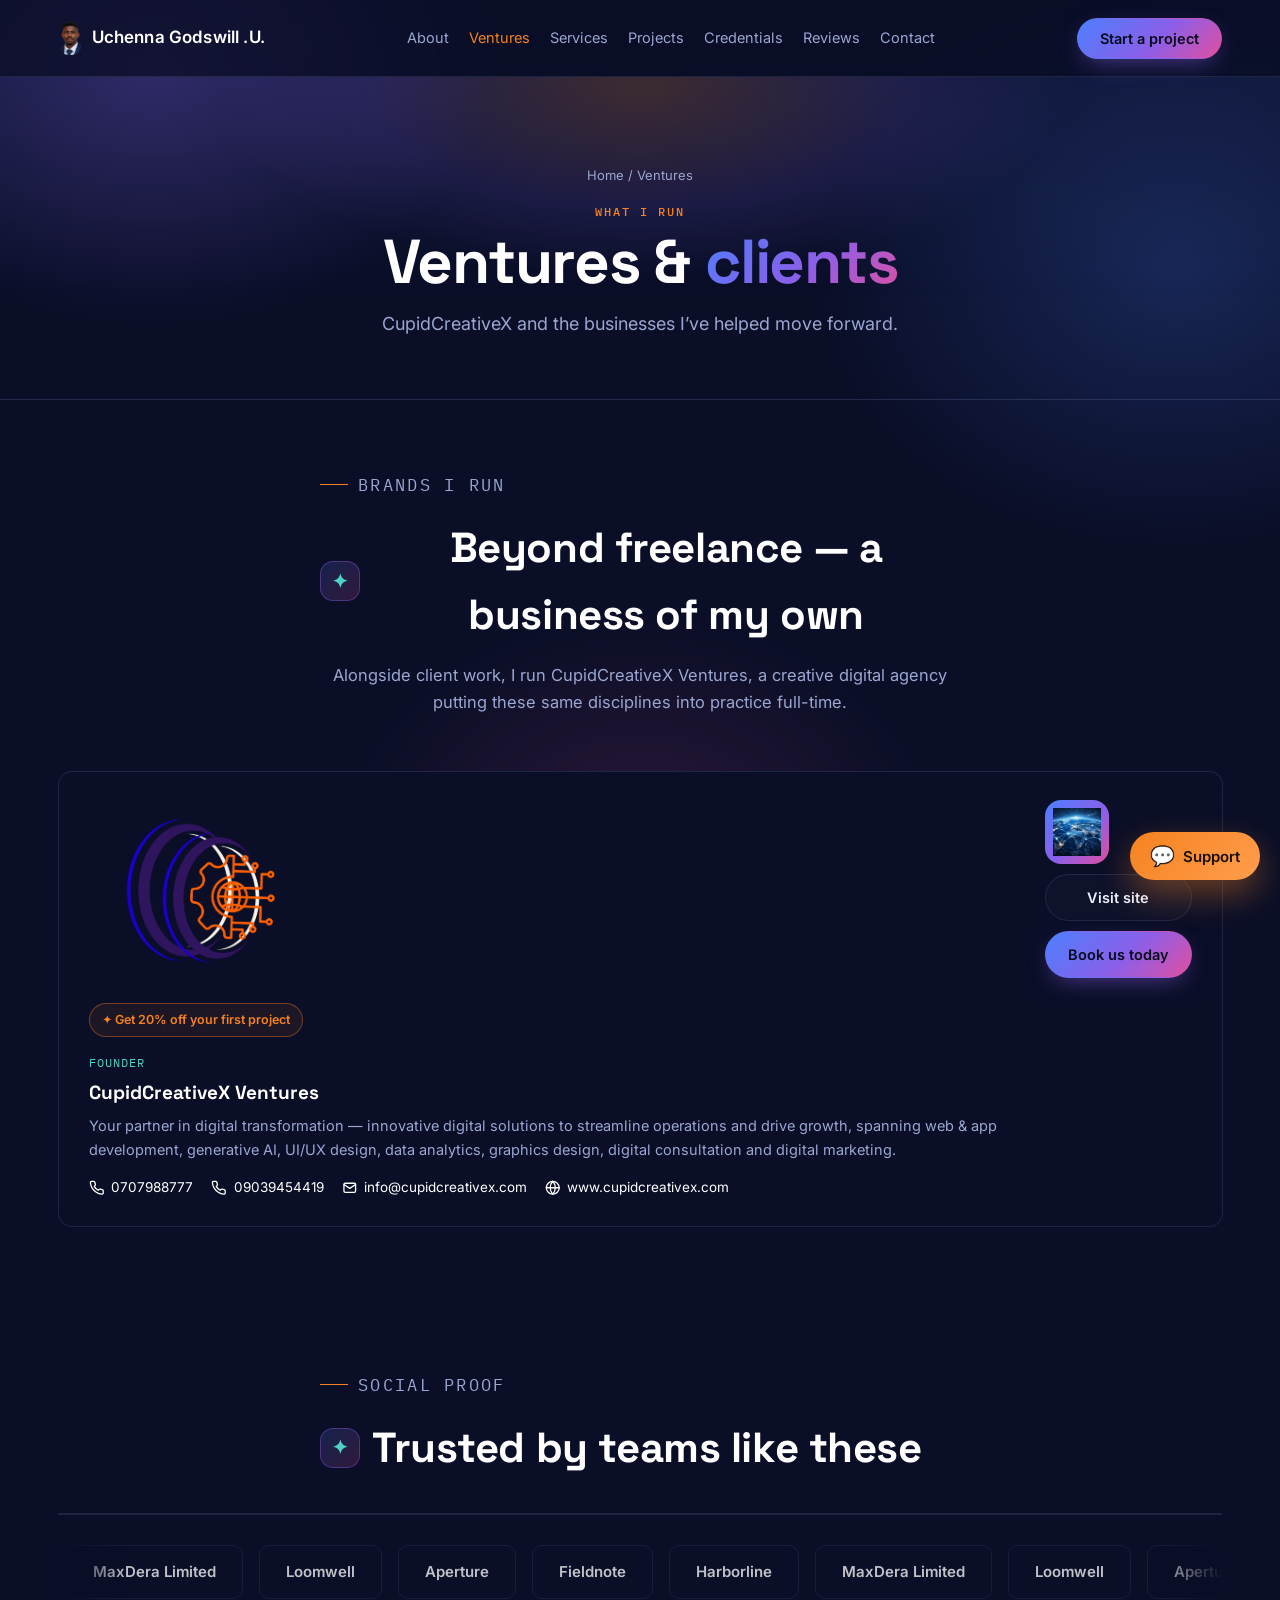
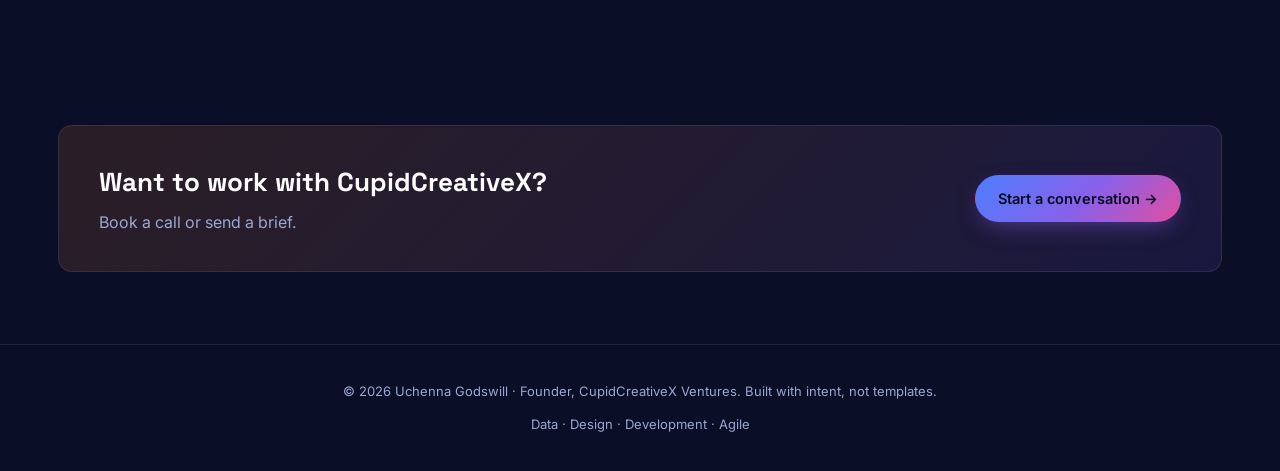
<file: ventures.html>
<!DOCTYPE html>

<html lang="en">
<head>
<meta charset="utf-8"/>
<meta content="width=device-width, initial-scale=1.0" name="viewport"/>
<title>Ventures — Uchenna Godswill</title>
<meta content="Uchenna Godswill — data analytics, design, development and agile delivery. Founder of CupidCreativeX." name="description"/>
<link href="assets/cupidcreativex-mark.png" rel="icon" type="image/png"/>
<link href="https://fonts.googleapis.com" rel="preconnect"/>
<link crossorigin="" href="https://fonts.gstatic.com" rel="preconnect"/>
<link href="https://fonts.googleapis.com/css2?family=Space+Grotesk:wght@400;500;600;700&amp;family=Inter:wght@400;500;600&amp;family=IBM+Plex+Mono:wght@400;500&amp;display=swap" rel="stylesheet"/>
<link href="styles.css?v=1793900002" rel="stylesheet"/>
</head>
<body class="sub" data-pg="ventures">
<div class="bg-glow"></div>
<header>
<nav class="wrap">
<a aria-label="Go to homepage" class="logo" href="index.html"><img alt="" id="siteLogo" src="assets/cupidcreativex-mark.png"/><span id="siteName">Uchenna Godswill .U.</span></a>
<ul class="nav-links" id="navLinks">
<li><a data-edit="nav.1" href="about.html">About</a></li>
<li><a class="active" data-edit="nav.2" href="ventures.html">Ventures</a></li>
<li><a data-edit="nav.3" href="services.html">Services</a></li>
<li><a data-edit="nav.4" href="projects.html">Projects</a></li>
<li><a data-edit="nav.5" href="credentials.html">Credentials</a></li>
<li><a data-edit="nav.6" href="reviews.html">Reviews</a></li>
<li><a data-edit="nav.7" href="contact.html">Contact</a></li>
<li class="admin-only" hidden=""><a href="admin/dashboard.html">Dashboard</a></li>
</ul>
<div class="nav-cta">
<button aria-controls="navLinks" aria-label="Toggle menu" class="nav-toggle" id="navToggle">☰</button>
<button class="btn btn-primary" data-open-quiz="" type="button">Start a project</button>
</div>
</nav>
</header>
<section class="pg-hero" data-sec="ventures.1"><div class="wrap"><p class="breadcrumb" data-edit="ventures.1"><a href="index.html">Home</a> / Ventures</p>
<p class="pg-eyebrow" data-edit="ventures.2">What I run</p><h1 data-edit="ventures.3">Ventures &amp; <span class="accent">clients</span></h1><p class="lead" data-edit="ventures.4">CupidCreativeX and the businesses I’ve helped move forward.</p></div></section>
<section data-sec="ventures.2" id="ventures">
<div class="wrap">
<div class="section-head">
<p class="eyebrow" data-edit="ventures.5">Brands I Run</p>
<h2 data-edit="ventures.6">Beyond freelance — a business of my own</h2>
<p data-edit="ventures.7">Alongside client work, I run CupidCreativeX Ventures, a creative digital agency putting these same disciplines into practice full-time.</p>
</div>
<div class="venture-card venture-card-split" data-reveal="">
<div>
<img alt="CupidCreativeX — Visually Transforming..." class="venture-full-logo" data-edit="ventures.8" src="assets/cupidcreativex-logo1.png"/>
<span class="venture-badge">✦ Get 20% off your first project</span>
<div class="venture-copy">
<span class="tag">Founder</span>
<h3 data-edit="ventures.9">CupidCreativeX Ventures</h3>
<p data-edit="ventures.10">Your partner in digital transformation — innovative digital solutions to streamline
          operations and drive growth, spanning web &amp; app development, generative AI, UI/UX design,
          data analytics, graphics design, digital consultation and digital marketing.</p>
</div>
<div class="venture-contact">
<a class="has-gi" href="tel:0707988777"><svg aria-hidden="true" class="gi" fill="none" stroke="currentColor" stroke-linecap="round" stroke-linejoin="round" stroke-width="2" viewbox="0 0 24 24"><path d="M22 16.92v3a2 2 0 0 1-2.18 2 19.79 19.79 0 0 1-8.63-3.07 19.5 19.5 0 0 1-6-6 19.79 19.79 0 0 1-3.07-8.67A2 2 0 0 1 4.11 2h3a2 2 0 0 1 2 1.72 12.84 12.84 0 0 0 .7 2.81 2 2 0 0 1-.45 2.11L8.09 9.91a16 16 0 0 0 6 6l1.27-1.27a2 2 0 0 1 2.11-.45 12.84 12.84 0 0 0 2.81.7A2 2 0 0 1 22 16.92z"></path></svg> 0707988777</a>
<a class="has-gi" href="tel:09039454419"><svg aria-hidden="true" class="gi" fill="none" stroke="currentColor" stroke-linecap="round" stroke-linejoin="round" stroke-width="2" viewbox="0 0 24 24"><path d="M22 16.92v3a2 2 0 0 1-2.18 2 19.79 19.79 0 0 1-8.63-3.07 19.5 19.5 0 0 1-6-6 19.79 19.79 0 0 1-3.07-8.67A2 2 0 0 1 4.11 2h3a2 2 0 0 1 2 1.72 12.84 12.84 0 0 0 .7 2.81 2 2 0 0 1-.45 2.11L8.09 9.91a16 16 0 0 0 6 6l1.27-1.27a2 2 0 0 1 2.11-.45 12.84 12.84 0 0 0 2.81.7A2 2 0 0 1 22 16.92z"></path></svg> 09039454419</a>
<a class="has-gi" href="mailto:info@cupidcreativex.com"><svg aria-hidden="true" class="gi" fill="none" stroke="currentColor" stroke-linecap="round" stroke-linejoin="round" stroke-width="2" viewbox="0 0 24 24"><rect height="14" rx="2" width="18" x="3" y="5"></rect><path d="m3 7 9 6 9-6"></path></svg> info@cupidcreativex.com</a>
<a class="has-gi" href="https://cupidcreativex.com" rel="noopener" target="_blank"><svg aria-hidden="true" class="gi" fill="none" stroke="currentColor" stroke-linecap="round" stroke-linejoin="round" stroke-width="2" viewbox="0 0 24 24"><circle cx="12" cy="12" r="10"></circle><path d="M2 12h20M12 2a15.3 15.3 0 0 1 4 10 15.3 15.3 0 0 1-4 10 15.3 15.3 0 0 1-4-10 15.3 15.3 0 0 1 4-10z"></path></svg> www.cupidcreativex.com</a>
</div>
</div>
<div style="display:flex; flex-direction:column; gap:10px;">
<div class="venture-logo"><img alt="CupidCreativeX icon logo" data-edit="ventures.11" src="assets/globe.png"/></div>
<a class="btn btn-ghost" data-edit="ventures.12" href="https://cupidcreativex.com" rel="noopener" target="_blank">Visit site</a>
<a class="btn btn-primary" data-edit="ventures.13" href="mailto:info@cupidcreativex.com">Book us today</a>
</div>
</div>
</div>
</section>
<!-- ============ SERVICES ============ -->
<section data-sec="ventures.3" id="clients">
<div class="wrap">
<div class="section-head" style="margin-bottom:32px;">
<p class="eyebrow" data-edit="ventures.14">Social Proof</p>
<h2 data-edit="ventures.15">Trusted by teams like these</h2>
</div>
<!-- EDIT ME: swap in real client names/logos -->
<div class="logo-strip" data-reveal="">
<p class="sr-only" data-edit="ventures.16">Trusted by MaxDera Limited, Loomwell, Aperture, Fieldnote, and Harborline</p>
<div aria-hidden="true" class="marquee logo-marquee">
<div class="marquee-track">
<div class="marquee-group">
<div class="logo-chip">MaxDera Limited</div>
<div class="logo-chip">Loomwell</div>
<div class="logo-chip">Aperture</div>
<div class="logo-chip">Fieldnote</div>
<div class="logo-chip">Harborline</div>
</div>
<div class="marquee-group">
<div class="logo-chip">MaxDera Limited</div>
<div class="logo-chip">Loomwell</div>
<div class="logo-chip">Aperture</div>
<div class="logo-chip">Fieldnote</div>
<div class="logo-chip">Harborline</div>
</div>
</div>
</div>
</div>
</div>
</section>
<section class="pg-cta" data-sec="ventures.4"><div class="wrap"><div><h2 data-edit="ventures.17">Want to work with CupidCreativeX?</h2><p data-edit="ventures.18">Book a call or send a brief.</p></div>
<a class="btn btn-primary" data-edit="ventures.19" href="contact.html">Start a conversation →</a></div></section>
<footer>
<div class="wrap">
<p>© 2026 Uchenna Godswill · Founder, CupidCreativeX Ventures. Built with intent, not templates.</p>
<p>Data · Design · Development · Agile</p>
</div>
</footer>
<!-- ============ BIO CARD MODAL ============ -->
<div aria-labelledby="bioName" aria-modal="true" class="bio-overlay" id="bioOverlay" role="dialog">
<div class="bio-modal bio2">
<button aria-label="Close bio card" class="book-close" id="bioClose">✕</button>
<div class="bio-cover"></div>
<div class="bio-head2">
<div class="avatar-frame bio-avatar"><div class="avatar-inner"><img alt="Uchenna Godswill" src="assets/cupidcreativex-mark.png"/></div></div>
<div class="bio-id"><h3 id="bioName">Uchenna Godswill</h3><p class="bio-title" data-edit="bio.1">Founder, CupidCreativeX Ventures</p><span class="bio-badge"><i class="pulse"></i> Available for new projects</span></div>
</div>
<div class="bio-actions">
<a class="btn btn-primary has-gi" data-edit="bio.2" href="mailto:uchennagodswill9@gmail.com"><svg aria-hidden="true" class="gi" fill="none" stroke="currentColor" stroke-linecap="round" stroke-linejoin="round" stroke-width="2" viewbox="0 0 24 24"><rect height="14" rx="2" width="18" x="3" y="5"></rect><path d="m3 7 9 6 9-6"></path></svg> Email</a>
<a class="btn btn-ghost has-gi" data-edit="bio.3" href="tel:+2349039454419"><svg aria-hidden="true" class="gi" fill="none" stroke="currentColor" stroke-linecap="round" stroke-linejoin="round" stroke-width="2" viewbox="0 0 24 24"><path d="M22 16.92v3a2 2 0 0 1-2.18 2 19.79 19.79 0 0 1-8.63-3.07 19.5 19.5 0 0 1-6-6 19.79 19.79 0 0 1-3.07-8.67A2 2 0 0 1 4.11 2h3a2 2 0 0 1 2 1.72 12.84 12.84 0 0 0 .7 2.81 2 2 0 0 1-.45 2.11L8.09 9.91a16 16 0 0 0 6 6l1.27-1.27a2 2 0 0 1 2.11-.45 12.84 12.84 0 0 0 2.81.7A2 2 0 0 1 22 16.92z"></path></svg> Call</a>
<a class="btn btn-ghost has-gi" data-edit="bio.4" href="https://wa.me/2349039454419" rel="noopener" target="_blank"><svg aria-hidden="true" class="gi gi-fill" viewbox="0 0 24 24"><path d="M17.472 14.382c-.297-.149-1.758-.867-2.03-.967-.273-.099-.471-.148-.67.15-.197.297-.767.966-.94 1.164-.173.199-.347.223-.644.075-.297-.15-1.255-.463-2.39-1.475-.883-.788-1.48-1.761-1.653-2.059-.173-.297-.018-.458.13-.606.134-.133.298-.347.446-.52.149-.174.198-.298.298-.497.099-.198.05-.371-.025-.52-.075-.149-.669-1.612-.916-2.207-.242-.579-.487-.5-.669-.51-.173-.008-.371-.01-.57-.01-.198 0-.52.074-.792.372-.272.297-1.04 1.016-1.04 2.479 0 1.462 1.065 2.875 1.213 3.074.149.198 2.096 3.2 5.077 4.487.709.306 1.262.489 1.694.625.712.227 1.36.195 1.871.118.571-.085 1.758-.719 2.006-1.413.248-.694.248-1.289.173-1.413-.074-.124-.272-.198-.57-.347m-5.421 7.403h-.004a9.87 9.87 0 01-5.031-1.378l-.361-.214-3.741.982.998-3.648-.235-.374a9.86 9.86 0 01-1.51-5.26c.001-5.45 4.436-9.884 9.888-9.884 2.64 0 5.122 1.03 6.988 2.898a9.825 9.825 0 012.893 6.994c-.003 5.45-4.437 9.884-9.885 9.884m8.413-18.297A11.815 11.815 0 0012.05 0C5.495 0 .16 5.335.157 11.892c0 2.096.547 4.142 1.588 5.945L.057 24l6.305-1.654a11.882 11.882 0 005.683 1.448h.005c6.554 0 11.89-5.335 11.893-11.893a11.821 11.821 0 00-3.48-8.413Z"></path></svg> WhatsApp</a>
<button class="btn btn-ghost" data-cv-open="" data-edit="bio.5" type="button">📄 View CV</button>
</div>
<div class="bio-stats"><div><b>5+</b><span>Years experience</span></div><div><b>7</b><span>Core services</span></div><div><b>2026</b><span>Leading full-SDLC teams</span></div></div>
<div class="bio-tabs" role="tablist"><button class="on" data-bt="about" role="tab">Overview</button><button data-bt="exp" role="tab">Experience</button><button data-bt="skills" role="tab">Skills</button><button data-bt="connect" role="tab">Connect</button></div>
<div class="bio-body">
<div class="bio-pane" data-bp="about"><p data-edit="bio.6">I’m a detail‑driven Web Developer and Data Analyst who transforms raw data into clear, actionable insights that help businesses grow, optimize operations, and improve customer experiences. My work spans sales performance analysis, onboarding optimization, A/B testing, dashboard automation, SEO integration, Database management, customer support and time-attendance analytics — all focused on delivering measurable results.</p><p data-edit="bio.7">I specialize in building automated BI dashboards, scalable SEO-integrated and responsive web applications, uncovering trends that guide strategic decisions, and partnering with stakeholders to solve real business problems. Whether it’s improving retention, boosting sales, or streamlining reporting workflows, I bring a mix of technical skill and business insight that helps teams act faster and smarter.</p><p data-edit="bio.8">My toolkit includes Power BI, Tableau, SQL, Python, and advanced Excel — supported by strong communication, problem‑solving, and analytical thinking. I’m passionate about continuous learning and using data to create meaningful impact.

If you’re looking for a data analyst who blends technical expertise with strategic thinking and consistently delivers results, let’s connect.</p>
<div class="bio-facts2"><div><span>📍 Location</span><b><!-- EDIT ME -->Nigeria</b></div><div><span>💼 Currently</span><b>ICT Personnel, Seahorse Lubricant Industries Ltd</b></div>
<div><span>✉️ Email</span><b><a href="mailto:uchennagodswill9@gmail.com">uchennagodswill9@gmail.com</a></b></div><div><span>📞 Phone</span><b><a href="tel:+2349039454419">+2349039454419</a></b></div></div></div>
<div class="bio-pane" data-bp="exp" hidden=""><div class="bio-timeline">
<div class="tl-item"><b>2020</b><span>Started the Journey in the world of designing, stunning visual creations, UI design, UX Researching &amp; Designing, CMS designs</span></div>
<div class="tl-item"><b>2021</b><span>Decided to find out what actually works behind the visual aspects. Moved into Web Dev (HTML, CSS, JavaScript, WordPress) then into PHP, plugin &amp; theme development, RESTful APIs development and integration, SEO keyword writing and integration...</span></div>
<div class="tl-item"><b>2022</b><span>Added full-stack development to close the design-to-code gap.</span></div>
<div class="tl-item"><b>2023 &amp; 2024</b><span>Delivered my highest number of projects in web development.</span></div>
<div class="tl-item"><b>2025</b><span>Got a job as an organization's IT support personnel &amp; systems analyst — the role of bridging a business organization and their IT needs sparked the zeal into Data Analysis &amp; Project Management.</span></div>
<div class="tl-item"><b>2026</b><span>Now leading teams all the way through the SDLC — analyzing, planning, designing, developing, testing and delivering — with data-driven processes and decisions at every step. The journey continues...</span></div>
</div>
</div>
<div class="bio-pane" data-bp="skills" hidden=""><h4 data-edit="bio.9">Core values &amp; tools</h4><div class="pill-row">
<span class="pill">Data-first thinking</span>
<span class="pill">Systems over one-offs</span>
<span class="pill">Python Analytics</span>
<span class="pill">Business Intelligence (Ms Excel, Power BI, Tableau)</span>
<span class="pill">Stakeholder Collaboration</span>
<span class="pill">Predictive Analytics</span>
<span class="pill">SQL</span>
<span class="pill">Web Dev(HTML,CSS,JS,REACT,PHP,WordPress)</span>
<span class="pill">Agile project management practices</span>
</div><h4 data-edit="bio.10">Core expertise</h4><div class="bio-tags">
<span>💻 Web &amp; App Development</span>
<span>🤖 Generative AI Services</span>
<span>🎨 UI/UX Design</span>
<span>📊 Data Analytics &amp; Insights</span>
<span>🖌️ Graphics Design</span>
<span>🧭 Digital Consultation</span>
<span>📣 Digital Marketing</span>
</div></div>
<div class="bio-pane" data-bp="connect" hidden=""><h4 data-edit="bio.11">Find me online</h4><div class="social-row"><a aria-label="Twitter / X" data-n="x" href="#" style="--bc:#000000"><svg aria-hidden="true" viewbox="0 0 24 24"><path d="M18.901 1.153h3.68l-8.04 9.19L24 22.846h-7.406l-5.8-7.584-6.638 7.584H.474l8.6-9.83L0 1.154h7.594l5.243 6.932ZM17.61 20.644h2.039L6.486 3.24H4.298Z"></path></svg></a><a aria-label="LinkedIn" data-n="linkedin" href="#" style="--bc:#0A66C2"><svg aria-hidden="true" viewbox="0 0 24 24"><path d="M20.447 20.452h-3.554v-5.569c0-1.328-.027-3.037-1.852-3.037-1.853 0-2.136 1.445-2.136 2.939v5.667H9.351V9h3.414v1.561h.046c.477-.9 1.637-1.85 3.37-1.85 3.601 0 4.267 2.37 4.267 5.455v6.286zM5.337 7.433c-1.144 0-2.063-.926-2.063-2.065 0-1.138.92-2.063 2.063-2.063 1.14 0 2.064.925 2.064 2.063 0 1.139-.925 2.065-2.064 2.065zm1.782 13.019H3.555V9h3.564v11.452zM22.225 0H1.771C.792 0 0 .774 0 1.729v20.542C0 23.227.792 24 1.771 24h20.451C23.2 24 24 23.227 24 22.271V1.729C24 .774 23.2 0 22.222 0h.003z"></path></svg></a><a aria-label="Instagram" data-n="instagram" href="#" style="--bc:#E1306C"><svg aria-hidden="true" viewbox="0 0 24 24"><rect fill="none" height="18" rx="5" stroke="currentColor" stroke-width="2" width="18" x="3" y="3"></rect><circle cx="12" cy="12" fill="none" r="4.2" stroke="currentColor" stroke-width="2"></circle><circle cx="17.3" cy="6.7" r="1.3"></circle></svg></a></div>
<p class="bio-cta-line" data-edit="bio.12">Have a project in mind?</p><div class="bio-actions"><button class="btn btn-primary" data-edit="bio.13" data-open-quiz="" type="button">Start a project</button><a class="btn btn-ghost" data-edit="bio.14" href="contact.html">Contact page</a></div></div>
</div>
</div>
</div>
<!-- ============ PROJECT DETAIL MODAL ============ -->
<div aria-labelledby="projTitle" aria-modal="true" class="project-overlay" id="projectOverlay" role="dialog">
<div class="project-modal">
<button aria-label="Close project details" class="book-close" id="projectClose">✕</button>
<div class="proj-carousel">
<div class="proj-slides" id="projSlides"></div>
<button aria-label="Previous image" class="proj-arrow proj-prev" id="projPrev" type="button">‹</button>
<button aria-label="Next image" class="proj-arrow proj-next" id="projNext" type="button">›</button>
<div class="proj-dots" id="projDots"></div>
</div>
<div class="proj-body">
<span class="project-tag" id="projTag"></span>
<h3 id="projTitle"></h3>
<div class="proj-meta">
<span>🏢 Client: <b id="projClient"></b></span>
<span>⏱️ Duration: <b id="projDuration"></b></span>
</div>
<p class="proj-desc" id="projOverview"></p>
<div class="proj-section">
<h4>Client Request</h4>
<p id="projRequest"></p>
</div>
<div class="proj-section">
<h4>Challenge</h4>
<p id="projChallenge"></p>
</div>
<div class="proj-section">
<h4>Solution</h4>
<p id="projSolution"></p>
</div>
<div class="proj-section">
<h4>Results</h4>
<p id="projResults"></p>
</div>
<div class="proj-section">
<h4>Tools &amp; Technologies</h4>
<div class="proj-tools" id="projTools"></div>
</div>
<div style="margin-top:26px;">
<button class="btn btn-primary" data-open-quiz="" id="projCTA" type="button">Start a similar project</button>
</div>
</div>
</div>
</div>
<!-- ============ PROJECT QUIZ ============ -->
<div aria-labelledby="quizTitle" aria-modal="true" class="quiz-overlay" id="quizOverlay" role="dialog">
<div class="quiz-modal">
<button aria-label="Close quiz" class="book-close" id="quizClose">✕</button>
<p class="quiz-step-label" id="quizStepLabel">Step 1 of 5</p>
<div class="quiz-progress"><div class="quiz-progress-bar" id="quizProgressBar"></div></div>
<h3 id="quizTitle">Which service(s) do you need?</h3>
<p class="quiz-sub" id="quizSub">Select everything that applies — I'll tailor the next questions to your picks.</p>
<div id="quizBody"></div>
<div class="quiz-nav">
<button class="btn btn-ghost" id="quizBack" type="button">← Back</button>
<button class="btn btn-primary" id="quizNext" type="button">Next →</button>
</div>
<div class="quiz-success" id="quizSuccess">
<div class="check">✓</div>
<h3>Request sent!</h3>
<p class="quiz-sub" id="quizStatus">Your email app should have opened with everything filled in — just hit send and I'll be in touch.</p>
<p style="font-weight:600; margin:16px 0 10px;">Do you have more enquiries?</p>
<div class="quiz-followup">
<button class="btn btn-ghost" id="quizMoreYes">Yes, book a consultation</button>
<button class="btn btn-ghost" id="quizMoreNo">No, I'm all set</button>
</div>
</div>
</div>
</div>
<!-- ============ CONSULTATION BOOKING ============ -->
<script src="fx.js?v=1793804528"></script>
<script src="config.js?v=1793804528"></script>
<script src="script.js?v=1793804528"></script>
<script src="cms.js?v=1793900002"></script>
<script src="support.js?v=1793804528"></script>
</body>
</html>
</file>
<file: styles.css>
/* ---------------------------------------------------
     DESIGN TOKENS
     Replace the placeholder name/copy/projects marked
     with EDIT ME comments once you have your real content.
  --------------------------------------------------- */
  :root{
    --bg:            #0a0e27;
    --bg-alt:        #0f1638;
    --bg-card:       #131b45;
    --line:          rgba(155, 167, 209, 0.14);
    --ink:           #eaf0ff;
    --ink-dim:       #9ba7d1;
    --blue:          #4c7fff;
    --violet:        #8b5fe8;
    --magenta:       #e14fa0;
    --teal:          #4fd1c5;
    --orange:        #f5821f;
    --ink-glow:      #ffffff;
    --ink-orange:    #ffffff;
    --grad-signature: linear-gradient(135deg, var(--blue), var(--violet) 55%, var(--magenta));
    --radius: 14px;
    --maxw: 1120px;
  }

  *{ box-sizing:border-box; margin:0; padding:0; }
  html{ scroll-behavior:smooth; }
  body{
    background:var(--bg);
    color:var(--ink-glow);
    font-family:'Inter', system-ui, sans-serif, Alice;
    line-height:1.6;
    overflow-x:hidden;
  }
  h1,h2,h3,.display{ font-family:'Space Grotesk', 'Inter', sans-serif, Alice; }
  h1,h2,h3{ color:#ffffff; }
  .mono{ font-family:'IBM Plex Mono', monospace; }

  a{ color:inherit; text-decoration:none; }
  img{ max-width:100%; display:block; }
  ul{ list-style:none; }

  :focus-visible{
    outline: 2px solid var(--orange);
    outline-offset: 3px;
  }

  .wrap{ max-width:var(--maxw); margin:0 auto; padding:0 24px; }
  section{ position:relative; padding:104px 0; }
  .eyebrow{
    font-family:'IBM Plex Mono', monospace, alice;
    font-size:13px;
    letter-spacing:.14em;
    text-transform:uppercase;
    color:var(--orange);
    display:flex; align-items:center; gap:10px;
    margin-bottom:16px;
  }
  .eyebrow::before{
    content:''; width:28px; height:1px; background:var(--orange);
  }

  /* ---------- Ambient background ---------- */
  .bg-glow{
    position:fixed; inset:0; z-index:-1; pointer-events:none;
    background:
      radial-gradient(560px 420px at 12% 8%, rgba(139,95,232,.28), transparent 60%),
      radial-gradient(600px 460px at 92% 30%, rgba(76,127,255,.22), transparent 60%),
      radial-gradient(500px 400px at 50% 95%, rgba(225,79,160,.16), transparent 60%),
      var(--bg);
  }

  /* ---------- Nav ---------- */
  header{
    position:sticky; top:0; z-index:50;
    background:rgba(10,14,39,.72);
    backdrop-filter:blur(10px);
    border-bottom:1px solid var(--line);
  }
  nav.wrap{
    display:flex; align-items:center; justify-content:space-between;
    height:76px;
  }
  .logo{
    display:flex; align-items:center; gap:10px;
    font-weight:600; font-size:17px; letter-spacing:.01em;
  }
  .logo img{ height:34px; width:auto; display:block; }
  .logo-mark{
    width:30px; height:30px; border-radius:9px;
    background:var(--grad-signature);
    display:flex; align-items:center; justify-content:center;
    font-family:'Space Grotesk',sans-serif; font-weight:700; font-size:13px; color:#0a0e27;
  }
  .nav-links{ display:flex; gap:20px; }
  .nav-links a{
    font-size:14.5px; color:var(--ink-dim); transition:color .15s ease;
  }
  .nav-links a:hover{ color:var(--ink-orange); }
  .btn{
    display:inline-flex; align-items:center; justify-content:center;
    padding:11px 22px; border-radius:999px; font-size:14.5px; font-weight:600;
    cursor:pointer; border:1px solid transparent; transition:transform .15s ease, box-shadow .15s ease;
    white-space:nowrap; font-family:inherit;
  }
  .btn:hover{ transform:translateY(-1px); }
  .btn-primary{
    background:var(--grad-signature); color:#080b1f;
    box-shadow:0 8px 24px -8px rgba(139,95,232,.6);
  }
  .btn-ghost{
    border-color:var(--line); color:var(--ink);
    background:rgba(255,255,255,.02);
  }
  .btn-ghost:hover{ border-color:rgba(155,167,209,.4); }
  .nav-cta{ display:flex; align-items:center; gap:10px; }
  .nav-toggle{ display:none; }

  /* ---------- Hero banner ---------- */
  .hero{
    padding-top:0; padding-bottom:80px;
    position:relative; overflow:hidden;
    border-bottom:1px solid var(--line);
  }
  .hero-banner{
    position:relative;
    padding:76px 0 64px;
    background:
      linear-gradient(180deg, rgba(10,14,39,0) 0%, var(--bg) 92%),
      repeating-linear-gradient(90deg, rgba(155,167,209,.06) 0 1px, transparent 1px 64px),
      repeating-linear-gradient(0deg, rgba(155,167,209,.06) 0 1px, transparent 1px 64px),
      radial-gradient(700px 320px at 20% 0%, rgba(76,127,255,.30), transparent 65%),
      radial-gradient(700px 320px at 85% 20%, rgba(225,79,160,.22), transparent 65%);
    overflow:hidden;
  }
  .hero-banner::after{
    content:'U.';
    position:absolute; top:-14%; right:-2%;
    font-family:'Space Grotesk',sans-serif; font-weight:700;
    font-size:min(38vw, 420px); line-height:1; letter-spacing:-.04em;
    color:transparent;
    -webkit-text-stroke:1px rgba(155,167,209,.14);
    pointer-events:none; z-index:0;
  }
  .hero-banner .wrap{ position:relative; z-index:1; }
  .hero-kicker{
    font-family:'IBM Plex Mono', monospace; font-size:13px; letter-spacing:.16em;
    text-transform:uppercase; color:var(--ink-dim); margin-bottom:10px;
  }
  .hero-name{
    font-size:clamp(30px, 4.4vw, 50px); font-weight:700; letter-spacing:-.01em;
    display:flex; align-items:center; gap:14px; margin-bottom:6px;
  }
  .hero-name .u-mark{
    width:52px; height:52px; border-radius:14px;
    background:var(--grad-signature); flex:none;
    display:flex; align-items:center; justify-content:center;
    font-family:'Space Grotesk',sans-serif; font-weight:700; font-size:22px; color:#080b1f;
  }
  .hero-name span.name-full{ background:var(--grad-signature); -webkit-background-clip:text; background-clip:text; color:transparent; }
  .hero-role{ color:var(--ink-dim); font-size:16px; }

  /* ---------- Marquee ---------- */
  .marquee{
    position:relative; width:100%; overflow:hidden;
    padding:12px 0; margin-bottom:30px; border-radius:999px;
    border:1px solid var(--line);
    background:linear-gradient(90deg, rgba(76,127,255,.10), rgba(139,95,232,.10) 50%, rgba(225,79,160,.10));
  }
  .marquee::before, .marquee::after{
    content:''; position:absolute; top:0; bottom:0; width:70px; z-index:2; pointer-events:none;
  }
  .marquee::before{ left:0; background:linear-gradient(90deg, var(--bg), transparent); }
  .marquee::after{ right:0; background:linear-gradient(270deg, var(--bg), transparent); }
  .marquee-track{
    display:flex; width:max-content;
    animation:marquee 24s linear infinite;
  }
  .marquee:hover .marquee-track{ animation-play-state:paused; }
  .marquee-group{ display:flex; align-items:center; }
  .marquee-group span.txt{
    font-family:'Space Grotesk', sans-serif; font-weight:600; font-size:15px;
    letter-spacing:.06em; text-transform:uppercase; color:var(--ink);
    padding:0 18px; white-space:nowrap;
  }
  .marquee-group span.txt.grad{
    background:var(--grad-signature); -webkit-background-clip:text; background-clip:text; color:transparent;
  }
  .marquee-group span.dot{ color:var(--orange); font-size:14px; }
  .sr-only{
    position:absolute; width:1px; height:1px; padding:0; margin:-1px; overflow:hidden;
    clip:rect(0,0,0,0); white-space:nowrap; border:0;
  }
  @keyframes marquee{ from{ transform:translateX(0); } to{ transform:translateX(-50%); } }
  @media (prefers-reduced-motion: reduce){
    .marquee-track{ animation:none; }
  }

  /* ---------- Avatar frame ---------- */
  .avatar-frame{
    width:128px; height:128px; border-radius:50%; flex:none;
    padding:4px; background:var(--grad-signature);
    box-shadow:0 0 46px -10px rgba(139,95,232,.65);
  }
  .avatar-inner{
    width:100%; height:100%; border-radius:50%;
    background:var(--bg-card); border:3px solid var(--bg);
    display:flex; align-items:center; justify-content:center; overflow:hidden;
  }
  .avatar-inner svg{ width:58%; height:58%; }
  .avatar-inner img{ width:100%; height:100%; object-fit:contain; }
  .hero-top{ display:flex; align-items:center; gap:26px; flex-wrap:wrap; }
  @media (max-width:560px){
    .avatar-frame{ width:100px; height:100px; }
    .hero-top{ justify-content:center; text-align:center; }
    .hero-name{ justify-content:center; }
  }
  .hero-grid{
    display:grid; grid-template-columns:1.05fr .95fr; gap:56px; align-items:center;
  }
  .hero h1{
    font-size:clamp(40px, 5.4vw, 68px);
    line-height:1.03; font-weight:700; letter-spacing:-.02em;
    margin-bottom:22px;
  }
  .hero h1 .accent{
    background:var(--grad-signature);
    -webkit-background-clip:text; background-clip:text; color:transparent;
  }
  .hero p.lead{
    font-size:18px; color:var(--ink-orange); max-width:480px; margin-bottom:34px;
  }
  .hero-actions{ display:flex; gap:14px; flex-wrap:wrap; }
  .stat-row{
    display:flex; gap:40px; margin-top:52px; padding-top:32px; border-top:1px solid var(--line);
  }
  .stat b{ display:block; font-family:'Space Grotesk',sans-serif; font-size:26px; }
  .stat span{ font-size:13px; color:var(--ink-dim); }

  /* ---------- Signature orbit graphic ---------- */
  .orbit-wrap{
    position:relative; width:100%; aspect-ratio:1/1; max-width:420px; margin:0 auto;
  }
  .orbit-core{
    position:absolute; top:50%; left:50%; translate:-50% -50%;
    width:112px; height:112px; border-radius:50%;
    padding:4px;
    background:var(--grad-signature);
    box-shadow:0 0 60px -10px rgba(139,95,232,.7);
    z-index:3;
    animation:coreBreathe 4.5s ease-in-out infinite;
  }
  .orbit-core-inner{
    width:100%; height:100%; border-radius:50%;
    background:var(--bg-card); border:3px solid var(--bg);
    display:flex; align-items:center; justify-content:center; overflow:hidden;
  }
  .orbit-core-inner img{ width:100%; height:100%; object-fit:cover; }
  @keyframes coreBreathe{
    0%,100%{ box-shadow:0 0 60px -10px rgba(139,95,232,.7); }
    50%{ box-shadow:0 0 74px -6px rgba(225,79,160,.6); }
  }
  .orbit-ring{
    position:absolute; top:50%; left:50%; translate:-50% -50%;
    border:1px dashed rgba(155,167,209,.25); border-radius:50%;
  }
  .ring-1{ width:230px; height:230px; animation:spin 26s linear infinite; }
  .ring-2{ width:340px; height:340px; animation:spin 40s linear infinite reverse; }
  .orbit-spin{
    position:absolute; inset:0; z-index:2;
    animation:orbitRevolve 50s linear infinite;
  }
  .orbit-node{
    position:absolute; width:78px; height:78px; border-radius:16px;
    background:var(--bg-card); border:1px solid var(--line);
    display:flex; flex-direction:column; align-items:center; justify-content:center; gap:4px;
    font-size:11px; font-weight:600; color:var(--ink);
    animation:orbitCounterRevolve 50s linear infinite;
  }
  .orbit-node .ic{ font-size:20px; }
  .n1{ top:-6%; left:50%; translate:-50% 0; }
  .n2{ top:50%; right:-8%; translate:0 -50%; }
  .n3{ bottom:-6%; left:50%; translate:-50% 0; }
  .n4{ top:50%; left:-8%; translate:0 -50%; }
  @keyframes spin{ to{ transform:rotate(360deg); } }
  @keyframes orbitRevolve{ from{ rotate:0deg; } to{ rotate:360deg; } }
  @keyframes orbitCounterRevolve{ from{ rotate:0deg; } to{ rotate:-360deg; } }
  @media (prefers-reduced-motion: reduce){
    .ring-1,.ring-2,.orbit-spin,.orbit-node,.orbit-core{ animation:none; }
  }

  /* ---------- Section heads ---------- */
  .section-head{ max-width:640px; margin-bottom:56px; }
  .section-head h2{
    font-size:clamp(30px,3.6vw,42px); font-weight:700; letter-spacing:-.01em; margin-bottom:14px;
  }
  .section-head p{ color:var(--ink-dim); font-size:16.5px; }
  .section-alt{ background:var(--bg-alt); border-top:1px solid var(--line); border-bottom:1px solid var(--line); }

  /* ---------- About ---------- */
  .about-grid{ display:grid; grid-template-columns:.85fr 1.15fr; gap:64px; align-items:start; }
  .mission-card{
    background:var(--bg-card); border:1px solid var(--line); border-radius:var(--radius);
    padding:28px; margin-bottom:28px;
  }
  .mission-card h3{ font-size:15px; text-transform:uppercase; letter-spacing:.08em; color:#ffffff; margin-bottom:12px; }
  .mission-card p{ color:var(--ink-dim); font-size:15.5px; }
  .pill-row{ display:flex; gap:12px; flex-wrap:wrap; }
  .pill{
    font-size:13px; padding:8px 14px; border-radius:999px;
    border:1px solid var(--line); color:var(--ink-glow);
  }
  .timeline{ display:flex; flex-direction:column; gap:22px; }
  .tl-item{
    border-left:2px solid var(--line); padding-left:18px; position:relative;
  }
  .tl-item::before{
    content:''; position:absolute; left:-6px; top:0; width:10px; height:10px; border-radius:50%;
    background:var(--grad-signature);
  }
  .tl-item b{ display:block; font-family:'Space Grotesk',sans-serif; font-size:20px; margin-bottom:6px; }
  .tl-item span{ font-size:13.5px; color:var(--ink-dim); }

  /* ---------- Services grid ---------- */
  .grid-6{ display:grid; grid-template-columns:repeat(3,1fr); gap:22px; }
  
  .card{
    background:var(--bg-card); border:1px solid var(--line); border-radius:var(--radius);
    padding:26px; transition:border-color .15s ease, transform .15s ease;
  }
  .card:hover{ border-color:rgba(155,167,209,.4); transform:translateY(-3px); }
  .card-ic{
    width:44px; height:44px; border-radius:11px; display:flex; align-items:center; justify-content:center;
    font-size:20px; margin-bottom:18px;
  }
  .ic-blue{ background:rgba(76,127,255,.16); color:var(--blue); }
  .ic-violet{ background:rgba(139,95,232,.16); color:var(--violet); }
  .ic-magenta{ background:rgba(225,79,160,.16); color:var(--magenta); }
  .ic-teal{ background:rgba(79,209,197,.16); color:var(--teal); }
  .ic-orange{ background:rgba(245,130,31,.16); color:var(--orange); }
  .card h3{ font-size:17.5px; margin-bottom:8px; }
  .card p{ font-size:14.5px; color:var(--ink-dim); }

  /* ---------- Process strip ---------- */
  .process-strip{
    display:grid; grid-template-columns:repeat(4,1fr); gap:20px;
    position:relative;
  }
  .process-strip::before{
    content:'';
    position:absolute; top:44px; left:12%; right:12%; height:2px; z-index:0;
    background:linear-gradient(90deg, var(--blue), var(--violet), var(--magenta), var(--teal), var(--blue));
    background-size:200% 100%;
    animation:flowLine 7s linear infinite;
    opacity:.55;
  }
  @keyframes flowLine{ from{ background-position:0% 0; } to{ background-position:-200% 0; } }
  @media (max-width:860px){ .process-strip::before{ display:none; } }

  .process-item{
    position:relative; z-index:1; text-align:center;
    padding:28px 20px; border-radius:16px; border:1px solid var(--line);
    background:var(--bg-card);
    transition:transform .3s ease, border-color .3s ease, box-shadow .3s ease;
  }
  .process-item:hover{
    transform:translateY(-6px); border-color:rgba(155,167,209,.4);
    box-shadow:0 16px 34px -18px rgba(76,127,255,.35);
  }
  .process-item .num{
    position:absolute; top:14px; right:16px;
    font-family:'IBM Plex Mono',monospace; font-size:11px; color:var(--ink-dim); opacity:.6;
  }
  .process-icon{
    width:56px; height:56px; border-radius:50%; margin:0 auto 16px;
    background:var(--grad-signature); display:flex; align-items:center; justify-content:center;
    font-size:24px; box-shadow:0 8px 22px -6px rgba(139,95,232,.55);
    transition:transform .3s ease;
  }
  .process-item:hover .process-icon{ transform:scale(1.1); }
  .process-icon span{ display:inline-block; }
  .process-item h3{ font-size:17px; margin-bottom:6px; }
  .process-item p{ font-size:13.5px; color:var(--ink-dim); }

  /* Per-step idle motion, tied to what each step represents */
  .process-icon-analyze span{ animation:scanWiggle 3s ease-in-out infinite; }
  @keyframes scanWiggle{ 0%,100%{ transform:rotate(-10deg); } 50%{ transform:rotate(10deg); } }

  .process-icon-design span{ animation:pencilWrite 2.4s ease-in-out infinite; }
  @keyframes pencilWrite{ 0%,100%{ transform:translateY(0) rotate(0deg); } 50%{ transform:translateY(-3px) rotate(-8deg); } }

  .process-icon-develop span{ animation:gearSpin 4.5s linear infinite; }
  @keyframes gearSpin{ to{ transform:rotate(360deg); } }

  .process-icon-deliver span{ animation:rocketFloat 2.6s ease-in-out infinite; }
  @keyframes rocketFloat{ 0%,100%{ transform:translateY(0); } 50%{ transform:translateY(-5px); } }

  @media (prefers-reduced-motion: reduce){
    .process-strip::before{ animation:none; }
    .process-icon-analyze span, .process-icon-design span,
    .process-icon-develop span, .process-icon-deliver span{ animation:none; }
  }

  /* ---------- Projects ---------- */
  .project-grid{ display:grid; grid-template-columns:repeat(3,1fr); gap:24px; }
  .project-card{
    border-radius:var(--radius); overflow:hidden; border:1px solid var(--line); background:var(--bg-card);
  }
  .project-thumb{
    height:150px; display:flex; align-items:center; justify-content:center;
    font-family:'Space Grotesk',sans-serif; font-weight:600; font-size:15px; color:rgba(255,255,255,.85);
  }
  .thumb-1{ background:linear-gradient(135deg,#233a8a,#4c7fff); }
  .thumb-2{ background:linear-gradient(135deg,#5b2f9c,#8b5fe8); }
  .thumb-3{ background:linear-gradient(135deg,#9c2f6f,#e14fa0); }
  .project-body{ padding:22px; }
  .project-tag{
    font-family:'IBM Plex Mono',monospace; font-size:11.5px; color:var(--teal);
    text-transform:uppercase; letter-spacing:.06em; margin-bottom:10px; display:block;
  }
  .project-body h3{ font-size:18px; margin-bottom:8px; }
  .project-body p{ font-size:14px; color:var(--ink-dim); margin-bottom:18px; }
  .project-link{ font-size:13.5px; font-weight:600; color:var(--ink); display:inline-flex; gap:6px; align-items:center; }
  .project-link:hover{ color:var(--teal); }

  /* ---------- Ventures / founder card ---------- */
  .venture-card{
    display:grid; grid-template-columns:auto 1fr auto; gap:24px; align-items:center;
    background:#0a0e27; border:1px solid var(--line); border-radius:var(--radius);
    padding:28px 30px;
  }
  .venture-logo{
    width:64px; height:64px; border-radius:16px; flex:none;
    background:var(--grad-signature);
    display:flex; align-items:center; justify-content:center;
    font-family:'Space Grotesk',sans-serif; font-weight:700; font-size:22px; color:#080b1f;
    overflow:hidden;
  }
  .venture-logo img{ width:100%; height:100%; object-fit:cover; padding:8px; background:transparent; }
  .venture-full-logo{ max-width:200px; margin-bottom:18px; }
  .venture-badge{
    display:inline-flex; align-items:center; gap:8px; font-size:12.5px; font-weight:600;
    color:var(--orange); border:1px solid rgba(245,130,31,.4); background:rgba(245,130,31,.08);
    padding:6px 12px; border-radius:999px; margin-bottom:16px;
  }
  .venture-contact{ display:flex; gap:18px; flex-wrap:wrap; margin-top:16px; font-size:13.5px; color:var(--ink-dim); }
  .venture-contact a{ color:#fff; }
  .venture-contact a:hover{ color:var(--orange); }
  .venture-copy .tag{
    font-family:'IBM Plex Mono',monospace,alice; font-size:12px; letter-spacing:.08em; text-transform:uppercase;
    color:var(--teal); margin-bottom:6px; display:block;
  }
  .venture-copy h3{ font-size:19px; margin-bottom:6px; }
  .venture-copy p{ font-size:14.5px; color:var(--ink-dim); }
  @media (max-width:700px){
    .venture-card{ grid-template-columns:1fr; text-align:center; }
    .venture-card .btn{ justify-self:center; }
  }
  .venture-card-split{ grid-template-columns:1fr auto; align-items:start; }
  @media (max-width:700px){
    .venture-card-split{ grid-template-columns:1fr; text-align:center; }
    .venture-card-split .venture-contact{ justify-content:center; }
    .venture-card-split > div:last-child{ align-items:center; }
  }

  /* ---------- Client logo strip ---------- */
  .logo-strip{
    padding:30px 0; border-top:2px solid var(--line); border border-bottom:1px solid var(--line);
    overflow:hidden;
  }
  .logo-chip{
    white-space:nowrap; text-align:center; padding:14px 26px;
    font-family:'Space Grotesk' alice,sans-serif; font-weight:600; font-size:15px;
    color:var(--ink-glow); border:1px solid var(--line); border-radius:10px;
    opacity:.75; transition:opacity .15s ease, color .15s ease;
  }
  .logo-chip:hover{ opacity:1; color:var(--orange); }
  .logo-marquee{
    background:none; border:none; border-radius:0; padding:0; margin-bottom:0;
  }
  .logo-marquee .marquee-group{ display:flex; align-items:center; gap:16px; padding:0 8px; }
  .logo-marquee .marquee-track{ animation-duration:30s; }

  /* ---------- Testimonials ---------- */
  .testi-grid{ display:grid; grid-template-columns:repeat(3,1fr); gap:22px; }
  .testi-card{
    background:var(--bg-card); border:1px solid var(--line); border-radius:var(--radius);
    padding:26px;
  }
  .testi-stars{ font-size:15px; letter-spacing:2px; margin-bottom:10px; }
  .testi-stars .filled{ color:var(--orange); }
  .testi-stars .empty{ color:var(--line); }
  .testi-card .quote-mark{ font-family:'Space Grotesk',sans-serif; font-size:34px; color:var(--violet); line-height:1; margin-bottom:10px; display:block; }
  .testi-card p.quote{ font-size:14.5px; color:var(--ink); margin-bottom:20px; }
  .testi-person{ display:flex; align-items:center; gap:12px; }
  .testi-avatar{
    width:38px; height:38px; border-radius:50%; flex:none;
    background:var(--grad-signature); display:flex; align-items:center; justify-content:center;
    font-family:'Space Grotesk',sans-serif; font-weight:700; font-size:13px; color:#080b1f;
  }
  .testi-person b{ display:block; font-size:14px; }
  .testi-person span{ font-size:12.5px; color:var(--ink-dim); }
  @media (max-width:860px){ .testi-grid{ grid-template-columns:1fr 1fr; } }
  @media (max-width:560px){ .testi-grid{ grid-template-columns:1fr; } }
  .contact-grid{ display:grid; grid-template-columns:.9fr 1.1fr; gap:56px; align-items:start; }
  .contact-info h2{ font-size:clamp(30px,3.6vw,42px); margin-bottom:16px; }
  .contact-info p{ color:var(--ink-dim); margin-bottom:28px; max-width:400px; }
  .social-row{ display:flex; gap:12px; }
  .social-row a{
    width:40px; height:40px; border-radius:10px; border:1px solid var(--line);
    display:flex; align-items:center; justify-content:center; font-size:16px;
    transition:border-color .15s ease, color .15s ease;
  }
  .social-row a:hover{ border-color:var(--teal); color:var(--teal); }

  form{ display:flex; flex-direction:column; gap:16px; }
  .field label{ display:block; font-size:13px; color:var(--ink-dim); margin-bottom:8px; }
  .field input, .field textarea{
    width:100%; background:var(--bg-card); border:1px solid var(--line); border-radius:10px;
    padding:13px 15px; color:var(--ink); font-family:inherit; font-size:14.5px;
  }
  .field input:focus, .field textarea:focus{ border-color:var(--teal); outline:none; }
  .field textarea{ resize:vertical; min-height:110px; }
  .form-note{ font-size:12.5px; color:var(--ink-dim); }

  /* ---------- Footer ---------- */
  footer{ border-top:1px solid var(--line); padding:36px 0; }
  footer .wrap{ display:flex; justify-content:space-between; align-items:center; flex-wrap:wrap; gap:12px; }
  footer p{ font-size:13px; color:var(--ink-dim); }

  /* ---------- Scroll-reveal ---------- */
  [data-reveal]{
    opacity:0; transform:translateY(28px);
    transition:opacity .7s cubic-bezier(.2,.7,.2,1), transform .7s cubic-bezier(.2,.7,.2,1);
  }
  [data-reveal].in-view{ opacity:1; transform:translateY(0); }
  [data-reveal-stagger] > *{
    opacity:0; transform:translateY(24px);
    transition:opacity .6s ease, transform .6s ease;
  }
  [data-reveal-stagger].in-view > *{ opacity:1; transform:translateY(0); }
  [data-reveal-stagger].in-view > *:nth-child(1){ transition-delay:.03s; }
  [data-reveal-stagger].in-view > *:nth-child(2){ transition-delay:.09s; }
  [data-reveal-stagger].in-view > *:nth-child(3){ transition-delay:.15s; }
  [data-reveal-stagger].in-view > *:nth-child(4){ transition-delay:.21s; }
  [data-reveal-stagger].in-view > *:nth-child(5){ transition-delay:.27s; }
  [data-reveal-stagger].in-view > *:nth-child(6){ transition-delay:.33s; }
  [data-reveal-stagger].in-view > *:nth-child(7){ transition-delay:.39s; }
  @media (prefers-reduced-motion: reduce){
    [data-reveal], [data-reveal-stagger] > *{ opacity:1 !important; transform:none !important; transition:none !important; }
  }

  /* ---------- Hero load-in ---------- */
  @keyframes fadeUp{ from{ opacity:0; transform:translateY(18px); } to{ opacity:1; transform:translateY(0); } }
  .hero-banner .marquee{ animation:fadeUp .7s ease both; }
  .hero-top .avatar-frame{ animation:fadeUp .7s ease .1s both; }
  .hero-top .hero-name, .hero-top .hero-role{ animation:fadeUp .7s ease .18s both; }
  .hero-grid > div:first-child > *{ animation:fadeUp .7s ease both; }
  .hero-grid .eyebrow{ animation-delay:.05s; }
  .hero-grid h1{ animation-delay:.12s; }
  .hero-grid p.lead{ animation-delay:.2s; }
  .hero-grid .hero-actions{ animation-delay:.28s; }
  .hero-grid .stat-row{ animation-delay:.36s; }
  @media (prefers-reduced-motion: reduce){
    .hero-banner .marquee, .hero-top .avatar-frame, .hero-top .hero-name, .hero-top .hero-role,
    .hero-grid > div:first-child > *{ animation:none; }
  }

  /* ---------- Nav link underline ---------- */
  .nav-links a{ position:relative; }
  .nav-links a::after{
    content:''; position:absolute; left:0; bottom:-6px; width:0; height:1.5px;
    background:var(--grad-signature); transition:width .25s ease;
  }
  .nav-links a:hover::after{ width:100%; }

  /* ---------- Card / project hover motion ---------- */
  .card, .testi-card, .venture-card{ transition:transform .3s ease, border-color .2s ease, box-shadow .3s ease; }
  .card:hover, .testi-card:hover{ transform:translateY(-5px); box-shadow:0 16px 34px -18px rgba(76,127,255,.35); }
  .card-ic{ transition:transform .3s ease; }
  .card:hover .card-ic{ transform:scale(1.1) rotate(-4deg); }
  .project-card{ transition:transform .35s ease, box-shadow .35s ease; }
  .project-card:hover{ transform:translateY(-6px); box-shadow:0 20px 40px -20px rgba(139,95,232,.4); }
  .project-thumb svg{ transition:transform .5s ease; }
  .project-card:hover .project-thumb svg{ transform:scale(1.06); }
  .project-link{ transition:gap .2s ease, color .2s ease; }
  .project-link:hover{ gap:10px; }
  .logo-chip{ transition:transform .2s ease, opacity .2s ease, color .2s ease; }
  .logo-chip:hover{ transform:translateY(-3px); }
  .btn{ transition:transform .18s ease, box-shadow .18s ease, background .18s ease; }
  .btn-primary:hover{ box-shadow:0 12px 30px -8px rgba(139,95,232,.75); }
  @media (prefers-reduced-motion: reduce){
    .card, .testi-card, .venture-card, .process-item, .card-ic, .project-card, .project-thumb svg, .btn{ transition:none; }
  }

  /* ---------- Stat counter ---------- */
  .stat b{ display:block; font-variant-numeric:tabular-nums; }

  /* ---------- Booking popup ---------- */
  .book-fab{
    position:fixed; right:26px; bottom:26px; z-index:80;
    display:inline-flex; align-items:center; gap:10px;
    padding:15px 22px; border-radius:999px;
    background:var(--grad-signature); color:#080b1f; font-weight:700; font-size:14.5px;
    border:none; cursor:pointer;
    box-shadow:0 12px 30px -8px rgba(139,95,232,.7);
    animation:fabPulse 2.6s ease-in-out infinite;
  }
  .book-fab:hover{ transform:translateY(-3px); }
  @keyframes fabPulse{
    0%,100%{ box-shadow:0 12px 30px -8px rgba(139,95,232,.7); }
    50%{ box-shadow:0 12px 38px -6px rgba(225,79,160,.65); }
  }
  @media (prefers-reduced-motion: reduce){ .book-fab{ animation:none; } }

  .book-overlay{
    position:fixed; inset:0; z-index:90;
    background:rgba(6,8,22,.65); backdrop-filter:blur(4px);
    display:flex; align-items:center; justify-content:center; padding:20px;
    opacity:0; visibility:hidden; transition:opacity .25s ease, visibility 0s linear .25s;
  }
  .book-overlay.open{ opacity:1; visibility:visible; transition:opacity .25s ease; }
  .book-modal{
    width:100%; max-width:440px; background:var(--bg-card); border:1px solid var(--line);
    border-radius:20px; padding:32px; position:relative;
    transform:translateY(24px) scale(.96); opacity:0;
    transition:transform .35s cubic-bezier(.2,.8,.2,1), opacity .3s ease;
    max-height:88vh; overflow-y:auto;
  }
  .book-overlay.open .book-modal{ transform:translateY(0) scale(1); opacity:1; }
  .book-close{
    position:absolute; top:18px; right:18px; width:32px; height:32px; border-radius:50%;
    border:1px solid var(--line); background:transparent; color:var(--ink-dim);
    display:flex; align-items:center; justify-content:center; cursor:pointer; font-size:16px;
    transition:color .2s ease, border-color .2s ease, transform .2s ease;
  }
  .book-close:hover{ color:var(--ink); border-color:var(--teal); transform:rotate(90deg); }
  .book-modal .avatar-frame{ width:64px; height:64px; margin-bottom:16px; }
  .book-modal h3{ font-size:21px; margin-bottom:6px; }
  .book-modal p.book-sub{ font-size:14px; color:white; margin-bottom:22px; }
  .book-modal .field{ margin-bottom:14px; }
  .book-success{
    display:none; text-align:center; padding:20px 0;
  }
  .book-success.show{ display:block; animation:fadeUp .4s ease both; }
  .book-success .check{
    width:56px; height:56px; border-radius:50%; margin:0 auto 16px; background:var(--grad-signature);
    display:flex; align-items:center; justify-content:center; font-size:26px; color:#080b1f;
  }
  @media (prefers-reduced-motion: reduce){
    .book-overlay, .book-modal, .book-close{ transition:none; }
  }
  @media (max-width:860px){
    .nav-links{ display:none; }
    .hero-grid, .about-grid, .contact-grid{ grid-template-columns:1fr; }
    .grid-6, .process-strip, .project-grid{ grid-template-columns:1fr 1fr; }
    .stat-row{ gap:26px; flex-wrap:wrap; }
    .orbit-wrap{ max-width:300px; margin-top:20px; }
  }
  @media (max-width:560px){
    section{ padding:72px 0; }
    .grid-6, .process-strip, .project-grid, .timeline{ grid-template-columns:1fr; }
  }


  /* ---------- Mobile nav toggle ---------- */
  .nav-toggle{
    display:none; background:none; border:1px solid var(--line); border-radius:8px;
    color:var(--ink); font-size:18px; width:38px; height:38px; cursor:pointer;
    align-items:center; justify-content:center;
  }
  @media (max-width:860px){
    .nav-toggle{ display:flex; }
    .nav-links{
      display:none; position:absolute; top:76px; left:0; right:0;
      background:var(--bg-alt); border-bottom:1px solid var(--line);
      flex-direction:column; padding:18px 24px; gap:16px; z-index:49;
    }
    .nav-links.open{ display:flex; }
  }

  /* ---------- Sub-page hero (Services / Projects) ---------- */
  .page-hero{
    padding:64px 0 56px; position:relative; overflow:hidden;
    background:
      repeating-linear-gradient(90deg, rgba(155,167,209,.06) 0 1px, transparent 1px 64px),
      repeating-linear-gradient(0deg, rgba(155,167,209,.06) 0 1px, transparent 1px 64px),
      radial-gradient(700px 320px at 15% 0%, rgba(76,127,255,.28), transparent 65%),
      radial-gradient(700px 320px at 90% 30%, rgba(225,79,160,.20), transparent 65%);
    border-bottom:1px solid var(--line);
  }
  .page-hero h1{ font-size:clamp(34px,4.6vw,56px); font-weight:700; letter-spacing:-.01em; margin-bottom:14px; }
  .page-hero p.lead{ font-size:17px; color:var(--ink-dim); max-width:560px; }
  .breadcrumb{ font-size:13px; color:var(--ink-dim); margin-bottom:18px; }
  .breadcrumb a:hover{ color:var(--teal); }

  /* ---------- Full service detail block ---------- */
  .service-detail{
    display:grid; grid-template-columns:auto 1fr; gap:26px;
    padding:34px 0; border-top:1px solid var(--line);
  }
  .service-detail:last-child{ border-bottom:1px solid var(--line); }
  .service-detail .card-ic{ width:52px; height:52px; font-size:24px; margin-bottom:0; }
  .service-detail h3{ font-size:22px; margin-bottom:10px; }
  .service-detail > div > p.desc{ color:var(--ink-dim); font-size:15px; margin-bottom:16px; max-width:640px; }
  .service-detail .includes{ display:flex; flex-wrap:wrap; gap:10px; }
  .service-detail .includes span{
    font-size:12.5px; padding:6px 12px; border-radius:999px;
    border:1px solid var(--line); color:var(--ink-dim);
  }
  @media (max-width:640px){
    .service-detail{ grid-template-columns:1fr; }
  }

  /* ---------- Project filter tabs ---------- */
  .filter-row{ display:flex; gap:10px; flex-wrap:wrap; margin-bottom:40px; }
  .filter-btn{
    font-size:13.5px; font-weight:600; padding:9px 18px; border-radius:999px;
    border:1px solid var(--line); background:transparent; color:var(--ink-dim);
    cursor:pointer; transition:all .2s ease;
  }
  .filter-btn:hover{ border-color:rgba(155,167,209,.5); color:var(--ink); }
  .filter-btn.active{
    background:var(--grad-signature); color:#080b1f; border-color:transparent;
  }
  .category-block{ margin-bottom:64px; }
  .category-block:last-child{ margin-bottom:0; }
  .category-head{ display:flex; align-items:baseline; gap:14px; margin-bottom:26px; }
  .category-head h2{ font-size:24px; font-weight:700; }
  .category-head span{ font-size:13px; color:var(--ink-dim); font-family:'IBM Plex Mono',monospace; }
  .project-card[data-hide]{ display:none; }

  /* ---------- Two-column project grid (category blocks on Projects page) ---------- */
  .category-block .project-grid{ grid-template-columns:repeat(2,1fr); }
  @media (max-width:640px){
    .category-block .project-grid{ grid-template-columns:1fr; }
  }

  /* ---------- Project Quiz Modal ---------- */
  .quiz-overlay{
    position:fixed; inset:0; z-index:95;
    background:rgba(6,8,22,.7); backdrop-filter:blur(4px);
    display:flex; align-items:center; justify-content:center; padding:20px;
    opacity:0; visibility:hidden; transition:opacity .25s ease, visibility 0s linear .25s;
  }
  .quiz-overlay.open{ opacity:1; visibility:visible; transition:opacity .25s ease; }
  .quiz-modal{
    width:100%; max-width:560px; background:var(--bg-card); border:1px solid var(--line);
    border-radius:20px; padding:32px; position:relative;
    transform:translateY(24px) scale(.96); opacity:0;
    transition:transform .35s cubic-bezier(.2,.8,.2,1), opacity .3s ease;
    max-height:88vh; overflow-y:auto;
  }
  .quiz-overlay.open .quiz-modal{ transform:translateY(0) scale(1); opacity:1; }
  @media (prefers-reduced-motion: reduce){
    .quiz-overlay, .quiz-modal{ transition:none; }
  }

  .quiz-progress{
    width:100%; height:6px; border-radius:999px; background:rgba(155,167,209,.15);
    overflow:hidden; margin-bottom:14px;
  }
  .quiz-progress-bar{
    height:100%; border-radius:999px; background:var(--grad-signature);
    width:20%; transition:width .35s ease;
  }
  .quiz-step-label{
    font-family:'IBM Plex Mono',monospace; font-size:12px; letter-spacing:.1em; text-transform:uppercase;
    color:var(--teal); margin-bottom:10px;
  }
  .quiz-modal h3{ font-size:21px; margin-bottom:6px; }
  .quiz-modal p.quiz-sub{ font-size:14px; color:var(--ink-dim); margin-bottom:22px; }

  #quizBody{ min-height:180px; }
  .quiz-fade{ animation:quizFadeIn .3s ease both; }
  @keyframes quizFadeIn{ from{ opacity:0; transform:translateX(10px); } to{ opacity:1; transform:translateX(0); } }
  @media (prefers-reduced-motion: reduce){ .quiz-fade{ animation:none; } }

  .quiz-option-grid{ display:grid; grid-template-columns:1fr 1fr; gap:10px; margin-bottom:6px; }
  .quiz-option{
    display:flex; align-items:flex-start; gap:10px; text-align:left;
    padding:13px 14px; border-radius:12px; border:1px solid var(--line);
    background:rgba(255,255,255,.02); cursor:pointer; font-size:13.5px; color:var(--ink);
    transition:border-color .18s ease, background .18s ease, transform .15s ease;
  }
  .quiz-option:hover{ border-color:rgba(155,167,209,.45); transform:translateY(-1px); }
  .quiz-option.selected{
    border-color:var(--teal); background:rgba(79,209,197,.08);
  }
  .quiz-option .box{
    flex:none; width:18px; height:18px; border-radius:5px; border:1.5px solid var(--line);
    display:flex; align-items:center; justify-content:center; font-size:12px; color:transparent;
    margin-top:1px; transition:all .15s ease;
  }
  .quiz-option.selected .box{ background:var(--grad-signature); border-color:transparent; color:#080b1f; }
  .quiz-option.radio .box{ border-radius:50%; }
  .quiz-option .label-text{ line-height:1.35; }
  .quiz-option .label-text small{ display:block; color:var(--ink-dim); font-size:11.5px; margin-top:2px; }

  .quiz-group-title{
    font-size:13px; font-weight:700; color:var(--ink); margin:20px 0 10px;
    display:flex; align-items:center; gap:8px;
  }
  .quiz-group-title:first-child{ margin-top:0; }

  .quiz-modal .field{ margin-bottom:14px; }
  .quiz-summary{
    border:1px solid var(--line); border-radius:12px; padding:16px 18px; font-size:13.5px;
    color:var(--ink-dim); line-height:1.7; max-height:240px; overflow-y:auto;
  }
  .quiz-summary b{ color:var(--ink); }
  .quiz-summary .qs-row{ margin-bottom:8px; }

  .quiz-nav{ display:flex; justify-content:space-between; gap:12px; margin-top:24px; }
  .quiz-nav .btn{ flex:1; justify-content:center; }
  .quiz-error{ color:var(--magenta); font-size:12.5px; margin-top:8px; display:none; }
  .quiz-error.show{ display:block; }

  .quiz-success{ display:none; text-align:center; padding:12px 0; }
  .quiz-success.show{ display:block; animation:fadeUp .4s ease both; }
  .quiz-success .check{
    width:56px; height:56px; border-radius:50%; margin:0 auto 16px; background:var(--grad-signature);
    display:flex; align-items:center; justify-content:center; font-size:26px; color:#080b1f;
  }
  .quiz-followup{ display:flex; gap:10px; flex-wrap:wrap; justify-content:center; margin-top:22px; }

  @media (max-width:520px){
    .quiz-option-grid{ grid-template-columns:1fr; }
  }

  /* ---------- Project Detail Modal ---------- */
  .project-overlay{
    position:fixed; inset:0; z-index:92;
    background:rgba(6,8,22,.7); backdrop-filter:blur(4px);
    display:flex; align-items:center; justify-content:center; padding:20px;
    opacity:0; visibility:hidden; transition:opacity .25s ease, visibility 0s linear .25s;
  }
  .project-overlay.open{ opacity:1; visibility:visible; transition:opacity .25s ease; }
  .project-modal{
    width:100%; max-width:600px; background:var(--bg-card); border:1px solid var(--line);
    border-radius:20px; padding:0 0 32px; position:relative;
    transform:translateY(24px) scale(.96); opacity:0;
    transition:transform .35s cubic-bezier(.2,.8,.2,1), opacity .3s ease;
    max-height:90vh; overflow-y:auto;
  }
  .project-overlay.open .project-modal{ transform:translateY(0) scale(1); opacity:1; }
  @media (prefers-reduced-motion: reduce){
    .project-overlay, .project-modal{ transition:none; }
  }
  .project-modal .book-close{
    position:absolute; top:16px; right:16px; z-index:5;
    background:rgba(6,8,22,.55); backdrop-filter:blur(3px);
  }

  /* Carousel */
  .proj-carousel{
    position:relative; width:100%; height:220px; border-radius:20px 20px 0 0; overflow:hidden;
  }
  .proj-slides{ position:relative; width:100%; height:100%; }
  .proj-slide{
    position:absolute; inset:0; display:flex; flex-direction:column; align-items:center; justify-content:center; gap:10px;
    opacity:0; transition:opacity .4s ease;
  }
  .proj-slide.active{ opacity:1; }
  .proj-slide .proj-icon{ font-size:52px; filter:drop-shadow(0 6px 18px rgba(0,0,0,.35)); }
  .proj-slide .proj-cap{
    font-family:'IBM Plex Mono',monospace; font-size:12px; letter-spacing:.08em; text-transform:uppercase;
    color:rgba(255,255,255,.85);
  }
  .proj-arrow{
    position:absolute; top:50%; translate:0 -50%; width:36px; height:36px; border-radius:50%;
    background:rgba(10,14,39,.55); border:1px solid rgba(255,255,255,.25); color:#fff;
    display:flex; align-items:center; justify-content:center; cursor:pointer; font-size:20px; z-index:3;
    transition:background .2s ease, transform .2s ease;
  }
  .proj-arrow:hover{ background:rgba(10,14,39,.8); transform:translateY(-50%) scale(1.06); }
  .proj-prev{ left:12px; } .proj-next{ right:12px; }
  .proj-dots{ position:absolute; bottom:14px; left:50%; translate:-50% 0; display:flex; gap:6px; z-index:3; }
  .proj-dot{
    width:7px; height:7px; border-radius:50%; background:rgba(255,255,255,.4); border:none; cursor:pointer; padding:0;
    transition:all .2s ease;
  }
  .proj-dot.active{ background:#fff; width:18px; border-radius:4px; }

  /* Body */
  .proj-body{ padding:26px 32px 0; }
  .proj-meta{ display:flex; gap:22px; flex-wrap:wrap; margin:10px 0 18px; font-size:13.5px; color:var(--ink-dim); }
  .proj-meta b{ color:var(--ink); font-weight:600; }
  .proj-desc{ font-size:14.5px; color:var(--ink-dim); margin-bottom:24px; line-height:1.65; }
  .proj-section{ margin-bottom:18px; }
  .proj-section h4{
    font-size:12px; text-transform:uppercase; letter-spacing:.08em; color:var(--teal);
    font-family:'IBM Plex Mono',monospace; margin-bottom:6px;
  }
  .proj-section p{ font-size:14px; color:var(--ink); line-height:1.65; }
  .proj-tools{ display:flex; flex-wrap:wrap; gap:8px; margin-top:8px; }
  .proj-tools span{ font-size:12px; padding:5px 12px; border-radius:999px; border:1px solid var(--line); color:var(--ink-dim); }

  @media (max-width:560px){
    .proj-body{ padding:22px 20px 0; }
    .proj-carousel{ height:170px; }
  }

  /* ---------- Bio Card Modal ---------- */
  .bio-overlay{
    position:fixed; inset:0; z-index:93;
    background:rgba(6,8,22,.7); backdrop-filter:blur(4px);
    display:flex; align-items:center; justify-content:center; padding:20px;
    opacity:0; visibility:hidden; transition:opacity .25s ease, visibility 0s linear .25s;
  }
  .bio-overlay.open{ opacity:1; visibility:visible; transition:opacity .25s ease; }
  .bio-modal{
    width:100%; max-width:480px; background:var(--bg-card); border:1px solid var(--line);
    border-radius:20px; padding:36px 32px 32px; position:relative;
    transform:translateY(24px) scale(.96); opacity:0;
    transition:transform .35s cubic-bezier(.2,.8,.2,1), opacity .3s ease;
    max-height:88vh; overflow-y:auto;
  }
  .bio-overlay.open .bio-modal{ transform:translateY(0) scale(1); opacity:1; }
  @media (prefers-reduced-motion: reduce){
    .bio-overlay, .bio-modal{ transition:none; }
  }

  .bio-header{ text-align:center; margin-bottom:24px; }
  .bio-avatar{ width:88px; height:88px; margin:0 auto 14px; }
  .bio-header h3{ font-size:22px; margin-bottom:4px; }
  .bio-title{ font-size:14px; color:var(--ink-dim); margin-bottom:12px; }
  .bio-badge{
    display:inline-flex; align-items:center; gap:6px; font-size:12px; font-weight:600;
    color:var(--teal); border:1px solid rgba(79,209,197,.4); background:rgba(79,209,197,.08);
    padding:6px 14px; border-radius:999px;
  }

  .bio-facts{
    display:grid; grid-template-columns:1fr 1fr; gap:14px;
    padding:18px; border:1px solid var(--line); border-radius:14px; margin-bottom:26px;
  }
  .bio-facts div{ display:flex; flex-direction:column; gap:3px; }
  .bio-facts span{ font-size:11.5px; color:var(--ink-dim); text-transform:uppercase; letter-spacing:.06em; font-family:'IBM Plex Mono',monospace; }
  .bio-facts b{ font-size:13.5px; color:var(--ink); font-weight:600; }
  .bio-facts b a{ color:var(--ink); }
  .bio-facts b a:hover{ color:var(--orange); }

  .bio-section{ margin-bottom:24px; }
  .bio-section h4{
    font-size:12px; text-transform:uppercase; letter-spacing:.08em; color:var(--orange);
    font-family:'IBM Plex Mono',monospace; margin-bottom:10px;
  }
  .bio-section > p{ font-size:14px; color:var(--ink-dim); line-height:1.65; }
  .bio-tags{ display:flex; flex-wrap:wrap; gap:8px; }
  .bio-tags span{ font-size:12.5px; padding:6px 13px; border-radius:999px; border:1px solid var(--line); color:var(--ink-dim); }

  .bio-timeline{ display:flex; flex-direction:column; gap:16px; max-height:240px; overflow-y:auto; padding-right:4px; }
  .bio-timeline .tl-item b{ font-size:16px; }
  .bio-timeline .tl-item span{ font-size:12.5px; line-height:1.5; }

  .bio-cta-row{ display:flex; gap:10px; flex-wrap:wrap; margin-top:8px; }
  .bio-cta-row .btn{ flex:1; justify-content:center; min-width:140px; }

  /* ---------- Animated chart/dashboard illustrations ---------- */
  .chart-bar{
    transform-box: fill-box; transform-origin: bottom;
    animation: barPulse 2.4s ease-in-out infinite;
  }
  @keyframes barPulse{ 0%,100%{ transform:scaleY(.55); } 50%{ transform:scaleY(1); } }

  .chart-donut-arc{ animation: donutPulse 2.6s ease-in-out infinite; transform-box: fill-box; transform-origin:center; }
  @keyframes donutPulse{ 0%,100%{ opacity:.7; } 50%{ opacity:1; } }

  .chart-bullet{ animation: bulletBlink 2s ease-in-out infinite; }
  @keyframes bulletBlink{ 0%,50%,100%{ opacity:1; } 25%,75%{ opacity:.35; } }

  .chart-trend-dot{
    animation: trendMove 3s ease-in-out infinite alternate;
  }
  @keyframes trendMove{ from{ offset-distance:0%; } to{ offset-distance:100%; } }

  @media (prefers-reduced-motion: reduce){
    .chart-bar, .chart-donut-arc, .chart-bullet, .chart-trend-dot{ animation:none; }
  }

  /* ---------- Rate Us & Testimonial ---------- */
  .rate-stars{ display:flex; gap:6px; margin-bottom:10px; }
  .rate-star{
    font-size:34px; line-height:1; background:none; border:none; cursor:pointer; padding:0;
    color:var(--line); transition:color .15s ease, transform .15s ease;
  }
  .rate-star:hover{ transform:scale(1.12); }
  .rate-star.filled{ color:var(--orange); }
  #rateHint{ color:var(--ink-dim); }

  .rate-success{ display:none; text-align:center; padding:30px 0; }
  .rate-success.show{ display:block; animation:fadeUp .4s ease both; }
  .rate-success .check{
    width:56px; height:56px; border-radius:50%; margin:0 auto 16px; background:var(--grad-signature);
    display:flex; align-items:center; justify-content:center; font-size:26px; color:#080b1f;
  }

  /* ---------- Orbit lightning bolts (core -> rings) ---------- */
  .orbit-bolt-svg{
    position:absolute; inset:0; width:100%; height:100%; z-index:2; pointer-events:none;
    overflow:visible;
  }
  .orbit-bolt{ opacity:0; filter:drop-shadow(0 0 3px currentColor); animation:boltFlicker 4s ease-in-out infinite; }
  .orbit-spark{ opacity:0; filter:drop-shadow(0 0 4px currentColor); animation:boltFlicker 4s ease-in-out infinite; }

  .bolt-1, .spark-1{ animation-delay:0s; }
  .bolt-2, .spark-2{ animation-delay:.9s; }
  .bolt-3, .spark-3{ animation-delay:1.8s; }
  .bolt-4, .spark-4{ animation-delay:2.7s; }

  @keyframes boltFlicker{
    0%, 55%, 100%{ opacity:0; }
    58%{ opacity:1; }
    61%{ opacity:.15; }
    64%{ opacity:1; }
    70%{ opacity:0; }
  }

  @media (prefers-reduced-motion: reduce){
    .orbit-bolt, .orbit-spark{ animation:none; opacity:0; }
  }

  /* ---------- Verification badge (on hero profile images) ---------- */
  .verify-badge{
    position:absolute; bottom:0; right:0;
    width:28px; height:28px; border-radius:50%;
    background:blue;
    border:3px solid var(--bg);
    display:flex; align-items:center; justify-content:center;
    box-shadow:0 2px 8px rgba(0,0,0,.35);
    z-index:4;
  }
  .verify-badge svg{ width:14px; height:14px; }
  .orbit-core .verify-badge{ width:26px; height:26px; }
  .avatar-frame{ position:relative; }

  @media (max-width:560px){
    .verify-badge{ width:22px; height:22px; }
    .verify-badge svg{ width:11px; height:11px; }
  }
.nav-links a.active{ color:var(--orange); }
.pg-hero{ position:relative; overflow:hidden; padding:88px 0 60px; border-bottom:1px solid var(--line);
  background:linear-gradient(180deg,rgba(76,127,255,.07),transparent 70%); }
.pg-hero::before{ content:""; position:absolute; left:50%; top:-180px; transform:translateX(-50%); width:min(860px,100%); height:380px;
  background:radial-gradient(ellipse at center,rgba(245,130,31,.2),rgba(139,95,232,.12) 45%,transparent 70%); pointer-events:none; }
.pg-hero .wrap{ position:relative; z-index:1; }
.pg-hero .breadcrumb{ font-size:13px; color:var(--ink-dim); margin-bottom:18px; }
.pg-hero .breadcrumb a{ color:var(--ink-dim); }
.pg-hero .breadcrumb a:hover{ color:var(--orange); }
.pg-eyebrow{ font:500 12px 'IBM Plex Mono',monospace; letter-spacing:.16em; text-transform:uppercase; color:var(--orange); margin-bottom:10px; }
.pg-hero h1{ font-size:clamp(36px,5.2vw,62px); line-height:1.05; letter-spacing:-.02em; margin-bottom:16px; }
.pg-hero h1 .accent{ background:var(--grad-signature); -webkit-background-clip:text; background-clip:text; color:transparent; }
.pg-hero .lead{ max-width:620px; font-size:18px; color:var(--ink-dim); }
body.sub section{ padding-top:72px; padding-bottom:72px; }
body.sub .pg-hero{ padding:88px 0 60px; }
.card,.project-card,.service-detail{ transition:transform .2s ease, box-shadow .2s ease, border-color .2s ease; }
.card:hover,.project-card:hover,.service-detail:hover{ transform:translateY(-4px); border-color:rgba(245,130,31,.45); box-shadow:0 18px 40px rgba(0,0,0,.35); }
.pg-cta{ padding:0 !important; }
.pg-cta .wrap{ display:flex; gap:24px; align-items:center; justify-content:space-between; flex-wrap:wrap;
  margin:24px auto 72px; padding:36px 40px; border:1px solid var(--line); border-radius:var(--radius);
  background:linear-gradient(135deg,rgba(245,130,31,.14),rgba(139,95,232,.12)); }
.pg-cta h2{ font-size:26px; margin-bottom:6px; }
.pg-cta p{ color:var(--ink-dim); }
@media(max-width:640px){ .pg-hero{ padding:64px 0 44px; } .pg-cta .wrap{ padding:26px 22px; } }

.admin-only[hidden]{ display:none !important; }

/* ---- balanced layout fixes ---- */
.pg-hero .wrap{ text-align:center; }
.pg-hero .lead{ margin-left:auto; margin-right:auto; }
.section-head{ margin-left:auto; margin-right:auto; text-align:center; }
.section-head h2::after{ margin-left:auto; margin-right:auto; }
.pg-cta .wrap{ width:calc(100% - 48px); max-width:calc(var(--maxw) - 48px); padding:36px 40px; margin:24px auto 72px; }
footer .wrap{ flex-direction:column; justify-content:center; text-align:center; }
footer .social-row{ justify-content:center; }
@media (max-width:1100px){ .nav-links{ gap:14px; } .nav-links a{ font-size:13.5px; } .nav-cta .btn{ padding:9px 16px; } }
@media (max-width:640px){ .pg-cta .wrap{ width:calc(100% - 32px); padding:26px 22px; text-align:center; justify-content:center; } }

/* ===== motion & polish ===== */
@keyframes drift{from{transform:translate3d(-2%,-1%,0) scale(1)}to{transform:translate3d(2%,2%,0) scale(1.08)}}
@keyframes shine{to{background-position:200% center}}
.bg-glow{animation:drift 16s ease-in-out infinite alternate}
.accent{background-size:200% auto;animation:shine 7s linear infinite}
#fxProgress{position:fixed;top:0;left:0;height:3px;width:0;background:linear-gradient(90deg,#4c7fff,#8b5fe8,#f5821f);z-index:300;transition:width .1s}
.btn{position:relative;overflow:hidden}
.btn::after{content:"";position:absolute;inset:0;background:linear-gradient(110deg,transparent 30%,rgba(255,255,255,.3) 50%,transparent 70%);transform:translateX(-120%);transition:transform .6s;pointer-events:none}
.btn:hover::after{transform:translateX(120%)}
.fx{opacity:0;transform:translateY(26px) scale(.98);transition:opacity .7s cubic-bezier(.2,.7,.2,1) var(--fxd,0ms),transform .7s cubic-bezier(.2,.7,.2,1) var(--fxd,0ms)}
.fx.fx-in{opacity:1;transform:none}
.tilt{will-change:transform}
.tilt:hover{transform:perspective(900px) rotateX(var(--rx,0deg)) rotateY(var(--ry,0deg)) translateY(-6px)!important;transition:transform .12s ease-out!important}
@media (prefers-reduced-motion:reduce){*,*::before,*::after{animation:none!important;transition:none!important}.fx{opacity:1;transform:none}}
body.nav-lock{overflow:hidden}

/* ===== mobile menu (works on every page) ===== */
@media (max-width:860px){
  header nav.wrap{position:relative}
  .nav-toggle{display:flex!important}
  .nav-links{display:none!important;position:absolute;top:100%;left:0;right:0;flex-direction:column;gap:2px;padding:10px 18px 18px;background:var(--bg-alt,#0f1538);border-bottom:1px solid var(--line);box-shadow:0 24px 40px rgba(0,0,0,.45);max-height:calc(100vh - 80px);overflow:auto;z-index:60}
  .nav-links.open{display:flex!important}
  .nav-links a{padding:13px 6px;font-size:16px;border-bottom:1px solid var(--line)}
  .nav-links a::after{display:none}
}

/* ===== services: animated catching grid ===== */
#services .grid-6,.services-list{display:grid;grid-template-columns:repeat(auto-fit,minmax(280px,1fr));gap:20px;counter-reset:svc}
#services .grid-6>.card,.service-detail{counter-increment:svc;position:relative;display:flex;flex-direction:column;align-items:flex-start;gap:12px;padding:28px 26px;border-radius:20px;border:1px solid var(--line);isolation:isolate;overflow:hidden;
  background:linear-gradient(160deg,rgba(76,127,255,.10),rgba(139,95,232,.05) 55%,rgba(245,130,31,.07))}
#services .grid-6>.card::after,.service-detail::after{content:counter(svc,decimal-leading-zero);position:absolute;top:10px;right:20px;font:700 46px 'Space Grotesk',sans-serif;color:rgba(255,255,255,.06);transition:.4s;background:none}
#services .grid-6>.card::before,.service-detail::before{content:"";position:absolute;inset:0;z-index:-1;opacity:0;transition:opacity .3s;background:radial-gradient(280px circle at var(--mx,50%) var(--my,0%),rgba(245,130,31,.24),transparent 60%)}
#services .grid-6>.card:hover::before,.service-detail:hover::before{opacity:1}
#services .grid-6>.card:hover::after,.service-detail:hover::after{color:rgba(245,130,31,.28);transform:translateY(-4px) scale(1.08)}
#services .grid-6>.card:hover,.service-detail:hover{border-color:rgba(245,130,31,.55);box-shadow:0 22px 46px rgba(0,0,0,.4)}
.card-ic{transition:transform .35s cubic-bezier(.3,1.6,.5,1)}
.card:hover .card-ic,.service-detail:hover .card-ic{transform:rotate(-8deg) scale(1.15)}
.service-detail>div:last-child{width:100%}

/* ===== about: objectives, vision, CV ===== */
.obj-grid{display:grid;grid-template-columns:repeat(auto-fit,minmax(240px,1fr));gap:18px}
.obj-card{position:relative;padding:28px 24px;border-radius:20px;border:1px solid var(--line);background:linear-gradient(160deg,rgba(255,255,255,.04),rgba(255,255,255,.01));transition:border-color .3s,box-shadow .3s}
.obj-card:hover{border-color:rgba(245,130,31,.5);box-shadow:0 18px 40px rgba(0,0,0,.35)}
.obj-n{font:700 14px 'IBM Plex Mono',monospace;color:var(--orange);letter-spacing:.1em}.obj-card h3{margin:10px 0 8px;font-size:20px}.obj-card p{color:var(--ink-dim)}
.vision-sec{padding:20px 0}.vision-card{display:grid;grid-template-columns:1.3fr 1fr;gap:34px;align-items:center;padding:44px;border-radius:26px;border:1px solid var(--line);
  background:radial-gradient(600px 300px at 0% 0%,rgba(76,127,255,.22),transparent 65%),radial-gradient(500px 300px at 100% 100%,rgba(245,130,31,.18),transparent 65%),var(--bg-card,#111a44)}
.vision-card h2{font-size:clamp(26px,3.4vw,40px);line-height:1.15;margin:8px 0 14px}.vision-card p{color:var(--ink-dim)}
.vision-pillars{list-style:none;display:grid;gap:12px}.vision-pillars li{display:grid;padding:14px 18px;border-left:3px solid var(--orange);background:rgba(255,255,255,.04);border-radius:0 12px 12px 0}
.vision-pillars b{font-family:'Space Grotesk',sans-serif;font-size:18px}.vision-pillars span{color:var(--ink-dim);font-size:14px}
.cv-box{display:flex;gap:24px;align-items:center;justify-content:space-between;flex-wrap:wrap;padding:34px 38px;border-radius:22px;border:1px dashed rgba(245,130,31,.55);background:rgba(245,130,31,.06)}
.cv-box h2{font-size:28px;margin:4px 0 6px}.cv-box p{color:var(--ink-dim)}.cv-actions{display:flex;gap:12px;flex-wrap:wrap}
.cv-overlay{position:fixed;inset:0;background:rgba(3,6,20,.82);backdrop-filter:blur(6px);z-index:400;display:grid;place-items:center;padding:14px;opacity:0;visibility:hidden;transition:.25s}
.cv-overlay.open{opacity:1;visibility:visible}
.cv-modal{width:min(980px,100%);height:min(92vh,1000px);display:flex;flex-direction:column;background:var(--bg-card,#111a44);border:1px solid var(--line);border-radius:18px;overflow:hidden;transform:translateY(16px) scale(.98);transition:.3s}
.cv-overlay.open .cv-modal{transform:none}
.cv-head{display:flex;gap:10px;align-items:center;padding:12px 16px;border-bottom:1px solid var(--line)}.cv-head .sp{flex:1}
.cv-head .btn{padding:8px 14px;font-size:13px}.cv-x{background:none;border:1px solid var(--line);color:#fff;border-radius:10px;width:38px;height:38px;cursor:pointer;font-size:16px}
.cv-modal iframe{flex:1;border:0;width:100%;background:#fff}

/* ===== credentials ===== */
.cred-filters{display:flex;gap:10px;flex-wrap:wrap;justify-content:center;margin-bottom:34px}
.cred-filter{background:transparent;color:var(--ink-dim);border:1px solid var(--line);border-radius:99px;padding:9px 20px;font:500 14px Inter,sans-serif;cursor:pointer;transition:.25s}
.cred-filter:hover{color:#fff;border-color:var(--orange)}.cred-filter.active{background:var(--orange);color:#1a1000;border-color:var(--orange)}
.cred-h{font-size:26px;margin:10px 0 20px}.cred-sec{margin-bottom:44px}.cred-sec[hidden]{display:none}
.cred-grid{display:grid;grid-template-columns:repeat(auto-fill,minmax(300px,1fr));gap:20px}
.cred-card{position:relative;display:flex;flex-direction:column;gap:8px;padding:24px;border-radius:20px;border:1px solid var(--line);border-top:3px solid var(--blue);background:linear-gradient(170deg,rgba(255,255,255,.05),rgba(255,255,255,.01));transition:border-color .3s,box-shadow .3s}
.cred-card[data-t="certification"]{border-top-color:var(--orange)}.cred-card:hover{box-shadow:0 20px 44px rgba(0,0,0,.4);border-color:rgba(245,130,31,.5)}
.cred-top{display:flex;justify-content:space-between;align-items:center;margin-bottom:6px}
.cred-ic{width:50px;height:50px;border-radius:14px;display:grid;place-items:center;font-size:24px;background:rgba(245,130,31,.14);overflow:hidden}.cred-ic img{width:100%;height:100%;object-fit:cover}
.cred-badge{font:600 11px Inter,sans-serif;letter-spacing:.08em;text-transform:uppercase;padding:4px 10px;border-radius:99px;background:rgba(255,255,255,.08);color:var(--ink-dim)}
.cred-card h3{font-size:19px;line-height:1.25}.cred-issuer{color:var(--ink-dim);font-size:14px}.cred-issuer b{color:var(--orange)}.cred-desc{color:var(--ink-dim);font-size:14.5px}
.cred-link{margin-top:auto;padding-top:8px;font-weight:600;font-size:14px;color:var(--orange)}
.muted-note{color:var(--ink-dim);padding:10px 0}
/* ===== recommendations ===== */
.rec-list{display:grid;grid-template-columns:repeat(auto-fit,minmax(300px,1fr));gap:18px;margin-bottom:34px}
.rec-card{padding:24px;border-radius:20px;border:1px solid var(--line);background:rgba(255,255,255,.03);margin:0}.rec-card p{font-size:16px;margin-bottom:14px}
.rec-card footer{color:var(--ink-dim);font-size:14px}.rec-card footer b{color:#fff}.stars{color:var(--orange);letter-spacing:2px}
.rec-box{max-width:720px;margin:0 auto;display:grid;gap:16px;padding:30px;border-radius:22px;border:1px solid var(--line);background:linear-gradient(160deg,rgba(76,127,255,.08),rgba(245,130,31,.05));position:relative}
.rec-box label{display:grid;gap:6px;font-size:13px;color:var(--ink-dim)}.rec-row{display:grid;grid-template-columns:1fr 1fr;gap:14px}
.rec-box input,.rec-box select,.rec-box textarea{width:100%;background:rgba(10,14,39,.6);border:1px solid var(--line);color:#fff;border-radius:12px;padding:12px 14px;font:inherit}
.rec-box input:focus,.rec-box select:focus,.rec-box textarea:focus{outline:2px solid var(--orange);border-color:transparent}
#recMsg{min-height:22px;color:var(--ink-dim);font-size:14px}
@media(max-width:760px){.vision-card{grid-template-columns:1fr;padding:28px 22px}.rec-row{grid-template-columns:1fr}.cv-box{padding:26px 22px}.cv-modal{height:94vh}}

/* ===== bio card modal (v2) ===== */
.bio-modal.bio2{max-width:760px;padding:0;overflow:hidden;display:flex;flex-direction:column;max-height:92vh}
.bio-cover{height:120px;flex:none;background:radial-gradient(260px 160px at 15% 20%,rgba(76,127,255,.6),transparent 70%),radial-gradient(260px 160px at 85% 80%,rgba(245,130,31,.55),transparent 70%),linear-gradient(135deg,#141b4d,#2a1a4f);background-size:140% 140%;animation:drift 12s ease-in-out infinite alternate}
.bio2 .book-close{z-index:3}
.bio-head2{display:flex;gap:18px;align-items:flex-end;padding:0 32px;margin-top:-46px;position:relative}
.bio2 .bio-avatar{width:96px;height:96px;margin:0;flex:none;box-shadow:0 0 0 4px var(--bg-card)}
.bio-id{padding-bottom:4px;min-width:0}.bio-id h3{font-size:24px;margin:0 0 2px}.bio-id .bio-title{margin:0 0 8px}
.bio-badge .pulse{display:inline-block;width:8px;height:8px;border-radius:50%;background:#4fd1c5;margin-right:6px;animation:pulseDot 1.8s infinite}
@keyframes pulseDot{0%{box-shadow:0 0 0 0 rgba(79,209,197,.6)}70%{box-shadow:0 0 0 8px rgba(79,209,197,0)}100%{box-shadow:0 0 0 0 rgba(79,209,197,0)}}
.bio-actions{display:flex;gap:10px;flex-wrap:wrap;padding:18px 32px 4px}.bio-actions .btn{padding:10px 16px;font-size:14px}
.bio-stats{display:grid;grid-template-columns:repeat(3,1fr);gap:10px;padding:14px 32px}
.bio-stats div{text-align:center;padding:12px 8px;border-radius:14px;border:1px solid var(--line);background:rgba(255,255,255,.03)}
.bio-stats b{display:block;font:700 22px 'Space Grotesk',sans-serif;color:var(--orange)}.bio-stats span{font-size:12px;color:var(--ink-dim)}
.bio-tabs{display:flex;gap:6px;padding:6px 32px 0;border-bottom:1px solid var(--line);overflow-x:auto;scrollbar-width:none}.bio-tabs::-webkit-scrollbar{display:none}
.bio-tabs button{background:none;border:0;color:var(--ink-dim);padding:12px 14px;font:500 14px Inter,sans-serif;cursor:pointer;border-bottom:2px solid transparent;margin-bottom:-1px;white-space:nowrap;transition:.2s}
.bio-tabs button:hover{color:#fff}.bio-tabs button.on{color:var(--orange);border-bottom-color:var(--orange)}
.bio-body{padding:22px 32px 30px;overflow-y:auto;flex:1}
.bio-pane{animation:paneIn .35s ease}.bio-pane[hidden]{display:none}.bio-pane p{color:var(--ink-dim);font-size:14.5px;line-height:1.7;margin-bottom:12px}
.bio-pane h4{font:600 12px Inter,sans-serif;letter-spacing:.1em;text-transform:uppercase;color:var(--orange);margin:6px 0 12px}
.bio-pane .pill-row{margin-bottom:18px}.bio-cta-line{margin-top:18px}.bio-pane .bio-actions{padding:6px 0 0}
.bio-facts2{display:grid;grid-template-columns:1fr 1fr;gap:12px;margin-top:16px}
.bio-facts2 div{display:flex;flex-direction:column;gap:3px;padding:12px 14px;border-radius:12px;background:rgba(255,255,255,.04);border:1px solid var(--line)}
.bio-facts2 span{font-size:11.5px;color:var(--ink-dim);text-transform:uppercase;letter-spacing:.06em}.bio-facts2 b{font-size:13.5px;font-weight:600;word-break:break-word}.bio-facts2 a{color:#fff}.bio-facts2 a:hover{color:var(--orange)}
@keyframes paneIn{from{opacity:0;transform:translateY(10px)}to{opacity:1;transform:none}}
@media(max-width:640px){.bio-head2{padding:0 18px;flex-direction:column;align-items:flex-start;gap:10px}.bio-actions,.bio-stats,.bio-body{padding-left:18px;padding-right:18px}.bio-tabs{padding-left:12px}.bio-facts2{grid-template-columns:1fr}.bio-modal.bio2{max-height:94vh}}

/* ===== switchable contact / rate section ===== */
.switch-tabs{display:flex;gap:6px;width:max-content;max-width:100%;margin:0 auto 36px;padding:6px;border-radius:99px;border:1px solid var(--line);background:rgba(255,255,255,.04)}
.switch-tabs button{border:0;background:transparent;color:var(--ink-dim);padding:12px 26px;border-radius:99px;font:600 15px Inter,sans-serif;cursor:pointer;transition:.25s;white-space:nowrap}
.switch-tabs button:hover{color:#fff}.switch-tabs button.on{background:linear-gradient(135deg,var(--orange),#ff9d4d);color:#1a1000;box-shadow:0 8px 22px rgba(245,130,31,.35)}
.switch-pane[hidden]{display:none}.switch-pane.pane-in{animation:paneIn .45s cubic-bezier(.2,.8,.2,1)}
@media(max-width:480px){.switch-tabs{width:100%}.switch-tabs button{flex:1;padding:12px 10px;font-size:14px}}

/* ===== logo link + service images ===== */
a.logo{color:inherit;text-decoration:none;display:flex;align-items:center;gap:10px}
a.logo:hover{opacity:.9}.logo [hidden]{display:none!important}
.card-ic.card-img{width:60px;height:60px;padding:0;overflow:hidden;background:rgba(255,255,255,.06)}
.card-ic.card-img img{width:100%;height:100%;object-fit:cover;display:block}
#services .grid-6 .card-ic.card-img,.service-detail .card-ic.card-img{width:100%;height:160px;border-radius:14px}
.up-row{display:block;margin-top:6px}.up-row input[type=file]{padding:8px;font-size:13px}

/* ===== full-width layout (no boxed container) ===== */
:root{ --maxw:none; --gutter:clamp(20px,4.5vw,80px); }
.wrap{ max-width:none; width:100%; padding-left:var(--gutter); padding-right:var(--gutter); }
.project-grid{ display:grid; grid-template-columns:repeat(auto-fit,minmax(320px,1fr)); gap:24px; }
.pg-cta .wrap{ width:calc(100% - 2*var(--gutter)); max-width:none; padding:36px 40px; margin:24px auto 72px; }
@media (max-width:640px){ .pg-cta .wrap{ width:calc(100% - 32px); padding:26px 22px; } }

/* ===== rounded logo + theme switch ===== */
.logo img{border-radius:10px}
.theme-btn{width:40px;height:40px;border-radius:50%;border:1px solid var(--line);background:rgba(255,255,255,.05);color:inherit;cursor:pointer;font-size:17px;transition:transform .25s,border-color .2s}
.theme-btn:hover{transform:rotate(20deg) scale(1.08);border-color:var(--orange)}

.footer-links{display:flex;gap:10px 22px;flex-wrap:wrap;justify-content:center;font-size:14px}
.footer-links a{color:var(--ink-dim);transition:color .2s}.footer-links a:hover{color:var(--orange)}

/* ===== custom sections (added in Admin) ===== */
.cs{padding:72px 0}.cs-alt{background:var(--bg-alt)}.cs-accent{background:linear-gradient(135deg,rgba(245,130,31,.14),rgba(139,95,232,.12))}
.cs-in{display:grid;gap:40px;align-items:center}.cs-image-left .cs-in,.cs-image-right .cs-in{grid-template-columns:1fr 1fr}
.cs-text{max-width:760px}.cs-text h2{font-size:clamp(26px,3.4vw,40px);margin:6px 0 14px}.cs-text p{color:var(--ink-dim);margin-bottom:14px}.cs-text .btn{margin-top:8px}
.cs-text .eyebrow{color:var(--orange)}
.cs-text .cs-text,.cs-in>.cs-text:only-child{margin-left:auto;margin-right:auto;text-align:center}
.cs-cta .cs-in{text-align:center}.cs-cta h2{font-size:clamp(28px,4vw,48px)}
.cs-img img{width:100%;border-radius:20px;box-shadow:0 24px 50px rgba(0,0,0,.35);display:block}
.cs-text:has(+ .cs-img),.cs-img+.cs-text{text-align:left}
@media(max-width:860px){.cs-image-left .cs-in,.cs-image-right .cs-in{grid-template-columns:1fr}.cs{padding:52px 0}}

/* ===== booking tab card ===== */
.book-card{max-width:560px;margin:0 auto;padding:34px 30px;border-radius:22px;border:1px solid var(--line);background:linear-gradient(160deg,rgba(76,127,255,.08),rgba(245,130,31,.06))}
.book-card .avatar-frame{width:64px;height:64px;margin:0 auto 16px}.book-card h3{font-size:24px;margin-bottom:6px;text-align:center}.book-card .book-sub{text-align:center;color:var(--ink-dim);margin-bottom:22px}
.book-card .book-success{display:none;text-align:center}.book-card .book-success.show{display:block}
.book-card .check{width:56px;height:56px;border-radius:50%;display:grid;place-items:center;margin:0 auto 12px;background:rgba(79,209,197,.18);color:#4fd1c5;font-size:26px}
@media(max-width:560px){.sw-l{display:none}.switch-tabs button{padding:12px 8px}.book-card{padding:24px 18px}}
/* ===== customer support widget ===== */
.sup-btn{position:fixed;right:20px;bottom:20px;z-index:150;display:flex;align-items:center;gap:8px;padding:14px 20px;border:0;border-radius:99px;cursor:pointer;color:#1a1000;font:600 15px Inter,sans-serif;
  background:linear-gradient(135deg,var(--orange),#ff9d4d);box-shadow:0 14px 34px rgba(245,130,31,.4);transition:transform .25s}
.sup-btn:hover{transform:translateY(-3px)}.sup-ic{font-size:20px;line-height:1}.sup-btn.open .sup-ic::before{content:"✕";font-size:18px}.sup-btn.open .sup-ic{font-size:0}.sup-btn.open .sup-ic::before{font-size:18px}
.sup-panel{position:fixed;right:20px;bottom:86px;z-index:151;width:min(380px,calc(100vw - 24px));max-height:min(620px,calc(100vh - 110px));display:flex;flex-direction:column;overflow:hidden;
  background:var(--bg-card,#111a44);border:1px solid var(--line);border-radius:20px;box-shadow:0 30px 70px rgba(0,0,0,.5)}
.sup-panel[hidden]{display:none}.sup-panel.in{animation:supIn .3s cubic-bezier(.2,.8,.2,1)}
@keyframes supIn{from{opacity:0;transform:translateY(16px) scale(.97)}to{opacity:1;transform:none}}
.sup-head{display:flex;gap:12px;align-items:center;padding:16px 18px;background:linear-gradient(135deg,rgba(76,127,255,.3),rgba(245,130,31,.25))}
.sup-av{width:42px;height:42px;border-radius:50%;display:grid;place-items:center;background:rgba(255,255,255,.15);font-size:20px}.sup-head b{display:block;font-family:'Space Grotesk',sans-serif;font-size:17px}
.sup-head small{color:var(--ink-dim);font-size:12.5px}.sup-head small .pulse{display:inline-block;width:8px;height:8px;border-radius:50%;background:#4fd1c5;margin-right:6px;animation:pulseDot 1.8s infinite}
.sup-x{margin-left:auto;background:rgba(255,255,255,.1);border:0;color:inherit;width:34px;height:34px;border-radius:50%;cursor:pointer}
.sup-tabs{display:flex;border-bottom:1px solid var(--line)}.sup-tabs button{flex:1;background:none;border:0;color:var(--ink-dim);padding:12px 6px;font:500 14px Inter,sans-serif;cursor:pointer;border-bottom:2px solid transparent;margin-bottom:-1px}
.sup-tabs button.on{color:var(--orange);border-bottom-color:var(--orange)}
.sup-body{padding:16px 18px 20px;overflow-y:auto}.sup-body [hidden]{display:none}
.sup-bubble{background:rgba(255,255,255,.06);border-radius:14px 14px 14px 4px;padding:12px 14px;font-size:14px;margin-bottom:14px}
.sup-body input,.sup-body textarea{width:100%;background:rgba(10,14,39,.6);border:1px solid var(--line);color:inherit;border-radius:12px;padding:11px 13px;font:inherit;margin-bottom:10px}
.sup-body input:focus,.sup-body textarea:focus{outline:2px solid var(--orange);border-color:transparent}
.sup-q{border:1px solid var(--line);border-radius:12px;margin-bottom:8px;background:rgba(255,255,255,.03)}.sup-q summary{cursor:pointer;padding:12px 14px;font-weight:600;font-size:14px;list-style:none}
.sup-q summary::after{content:"+";float:right;color:var(--orange)}.sup-q[open] summary::after{content:"−"}.sup-q p{padding:0 14px 14px;color:var(--ink-dim);font-size:14px}.sup-q[hidden]{display:none}
.sup-link{display:flex;gap:14px;align-items:center;width:100%;text-align:left;padding:12px 14px;margin-bottom:10px;border:1px solid var(--line);border-radius:14px;background:rgba(255,255,255,.03);color:inherit;font:inherit;cursor:pointer;text-decoration:none;transition:.2s}
.sup-link:hover{border-color:var(--orange);transform:translateX(3px)}.sup-link span{font-size:22px}.sup-link b{display:block;font-size:14.5px}.sup-link small{color:var(--ink-dim);font-size:12.5px;word-break:break-all}
#supMsg{font-size:13.5px;color:var(--ink-dim);margin-top:8px}.sup-body .btn{width:100%;justify-content:center}.sup-empty{color:var(--ink-dim)}
@media(max-width:560px){.sup-btn{right:14px;bottom:14px;padding:13px}.sup-lbl{display:none}.sup-panel{right:8px;left:8px;width:auto;bottom:78px}}

/* ===== marquee: glowing, fading, rotating-colour border ===== */
@property --ang{syntax:'<angle>';initial-value:0deg;inherits:false}
@keyframes angSpin{to{--ang:360deg}}
@keyframes glowFade{0%,100%{opacity:.22}50%{opacity:.85}}
@keyframes glowHue{from{filter:blur(16px) hue-rotate(0deg)}to{filter:blur(16px) hue-rotate(360deg)}}
.marquee-fx{position:relative;isolation:isolate;border-radius:999px;padding:2px;margin-bottom:30px;
  background:conic-gradient(from var(--ang),#4c7fff,#8b5fe8,#e14fa0,#f5821f,#4fd1c5,#4c7fff);animation:angSpin 6s linear infinite}
.marquee-fx::after{content:"";position:absolute;inset:-4px;border-radius:inherit;z-index:-1;pointer-events:none;
  background:conic-gradient(from var(--ang),#4c7fff,#8b5fe8,#e14fa0,#f5821f,#4fd1c5,#4c7fff);
  animation:angSpin 6s linear infinite,glowFade 3.4s ease-in-out infinite,glowHue 14s linear infinite}
.marquee-fx .marquee{margin-bottom:0;border-color:transparent;background:linear-gradient(90deg,rgba(76,127,255,.10),rgba(139,95,232,.10) 50%,rgba(225,79,160,.10)),var(--bg)}
/* ===== social icons ===== */
.social-row a svg{width:20px;height:20px;fill:currentColor;display:block}
.social-row a{color:inherit;transition:background .2s,border-color .2s,color .2s,transform .2s}
.social-row a:hover{background:var(--bc,var(--teal));border-color:var(--bc,var(--teal));color:#fff;transform:translateY(-3px)}
.social-row a[data-n="x"]:hover,.social-row a[data-n="tiktok"]:hover,.social-row a[data-n="github"]:hover{border-color:rgba(255,255,255,.5)}

/* ===== brand-coloured social icons ===== */
.social-row a svg{width:22px;height:22px}
.social-row a[data-n="linkedin"]{color:#3b9be8}.social-row a[data-n="instagram"]{color:#f0558a}.social-row a[data-n="facebook"]{color:#4a90f5}
.social-row a[data-n="youtube"]{color:#ff4040}.social-row a[data-n="whatsapp"]{color:#25D366}.social-row a[data-n="telegram"]{color:#37b3ee}
.social-row a:hover{color:#fff!important}
/* ===== contact link icons ===== */
.gi{width:1.15em;height:1.15em;vertical-align:-.2em;margin-right:.35em;flex:none}.gi-fill{fill:currentColor}
a.has-gi{display:inline-flex;align-items:center;gap:.1em}a.has-gi .gi{margin-right:.4em}
a[href*="wa.me"] .gi-fill{color:#25D366}.btn[href*="wa.me"]:hover .gi-fill{color:inherit}
.sup-gi{width:30px;height:30px;display:grid;place-items:center;flex:none}.sup-gi .gi{width:24px;height:24px;margin:0}

/* ===== services: 1 col mobile / 2 tablet / 3 desktop, equal-height cards ===== */
#services .grid-6,.services-list{
  display:grid!important; grid-template-columns:minmax(0,1fr)!important;
  gap:16px!important; align-items:stretch;
}
#services .grid-6>.card,.service-detail{ height:100%; min-width:0; }

@media(min-width:700px) and (max-width:1023px){
  #services .grid-6,.services-list{ grid-template-columns:repeat(2,minmax(0,1fr))!important; gap:20px!important; }
  #services .grid-6>.card:last-child:nth-child(odd),
  .service-detail:last-child:nth-child(odd){ grid-column:1/-1; }
}
@media(min-width:1024px){
  #services .grid-6,.services-list{ grid-template-columns:repeat(3,minmax(0,1fr))!important; gap:24px!important; }
  #services .grid-6>.card:last-child:nth-child(3n+1),
  .service-detail:last-child:nth-child(3n+1){ grid-column:1/-1; }
}
@media(max-width:699px){
  #services .grid-6>.card,.service-detail{
    display:grid; grid-template-columns:54px minmax(0,1fr);
    column-gap:16px; row-gap:4px; align-items:start; padding:18px 16px;
  }
  #services .grid-6>.card .card-ic,.service-detail>.card-ic{ grid-row:1/span 2; grid-column:1; width:54px; height:54px; font-size:24px; margin:0; }
  #services .grid-6>.card h3,#services .grid-6>.card p,.service-detail>div:last-child{ grid-column:2; margin:0; }
  #services .grid-6>.card .card-img,.service-detail>.card-img{ grid-column:1/-1; grid-row:auto; width:100%; height:150px; margin-bottom:8px; }
  #services .grid-6>.card .card-img~h3,#services .grid-6>.card .card-img~p,.service-detail>.card-img~div{ grid-column:1/-1; }
  #services .grid-6>.card::after,.service-detail::after{ font-size:30px; top:6px; right:14px; }
}
</file>
